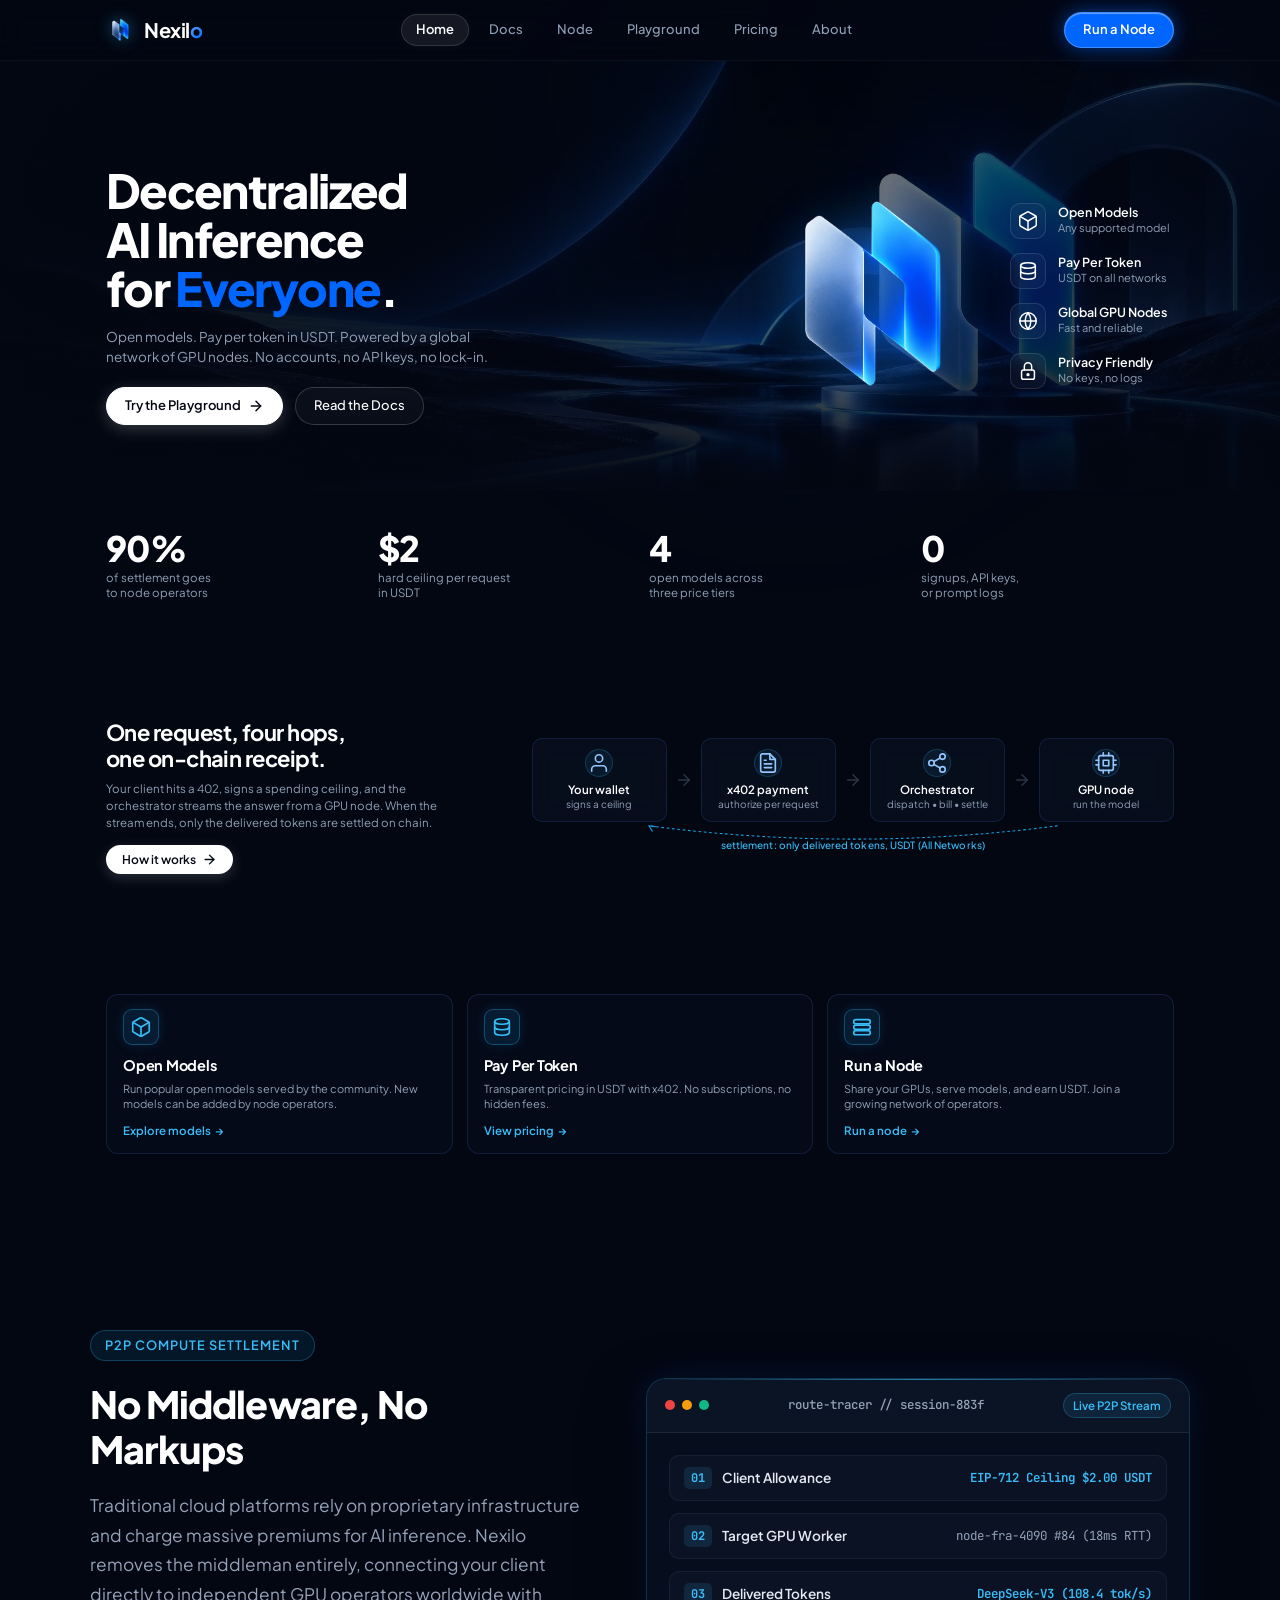
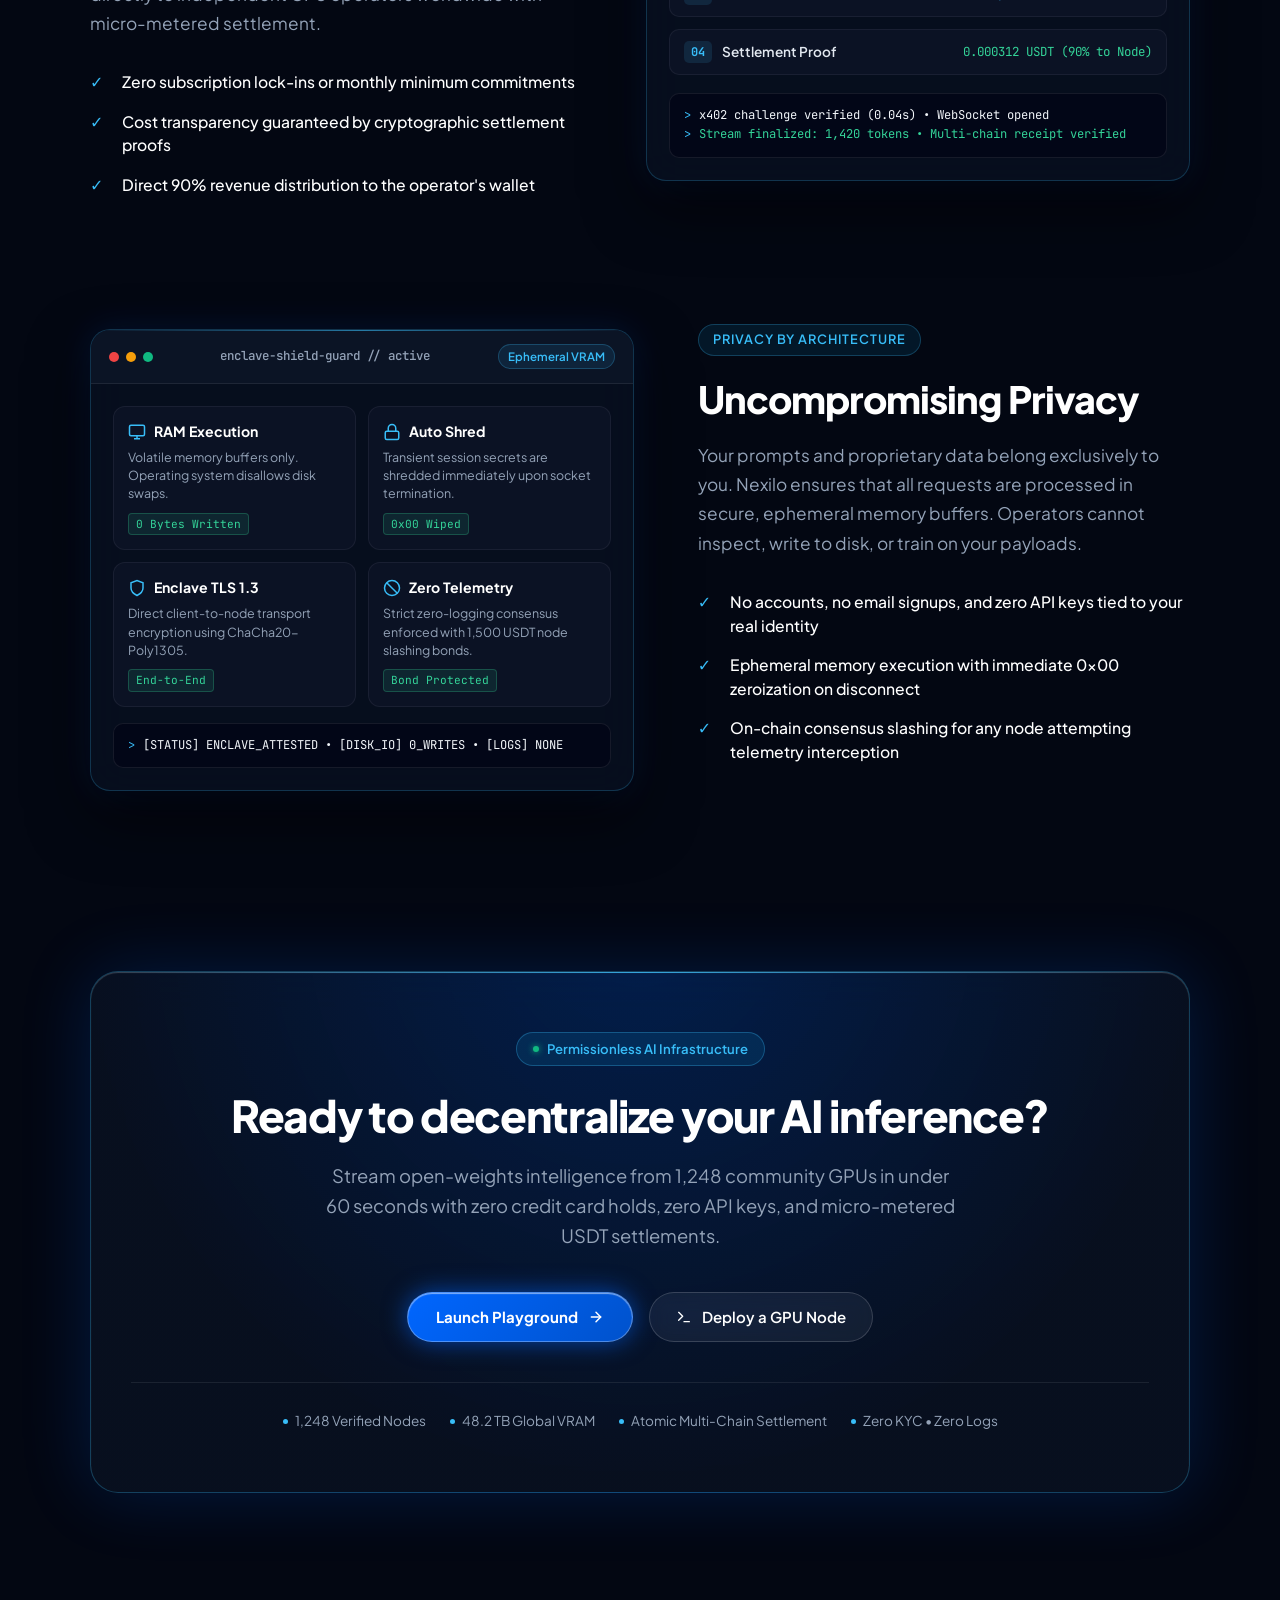
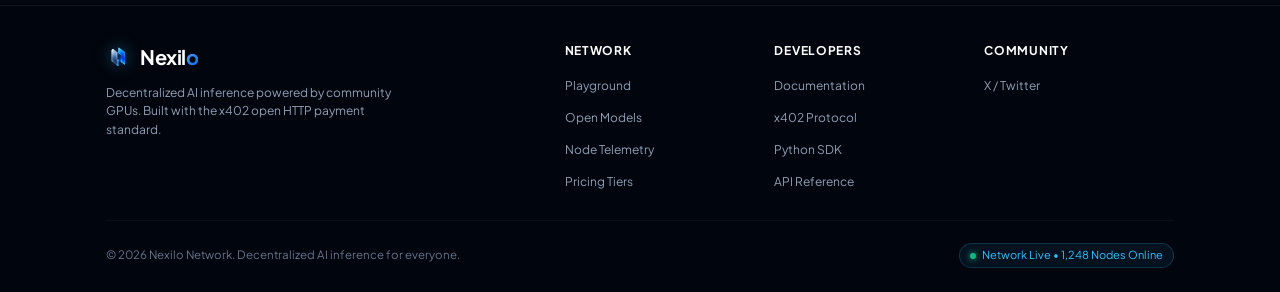
<file: index.html>
<!DOCTYPE html>
<html lang="en">
<head>
  <meta charset="UTF-8" />
  <meta name="viewport" content="width=device-width, initial-scale=1.0" />
  
  <!-- Primary Meta Tags -->
  <title>Nexilo — Decentralized AI Inference for Everyone</title>
  <meta name="title" content="Nexilo — Decentralized AI Inference for Everyone" />
  <meta name="description" content="Open models. Pay per token in USDT. Powered by a global network of GPU nodes. No accounts, no API keys, no lock-in." />
  <meta name="keywords" content="Nexilo, decentralized AI, AI inference, GPU nodes, x402, web3 AI, USDT payment, open models" />
  <meta name="author" content="Nexilo Network" />
  <meta name="theme-color" content="#0066ff" />
  
  <!-- Open Graph / Facebook / Telegram / WhatsApp / Discord -->
  <meta property="og:type" content="website" />
  <meta property="og:url" content="https://nexilo.network/" />
  <meta property="og:title" content="Nexilo — Decentralized AI Inference for Everyone" />
  <meta property="og:description" content="Open models. Pay per token in USDT. Powered by a global network of GPU nodes. No accounts, no API keys, no lock-in." />
  <meta property="og:image" content="banner_nexilo.png" />
  <meta property="og:image:secure_url" content="banner_nexilo.png" />
  <meta property="og:image:type" content="image/png" />
  <meta property="og:image:width" content="2048" />
  <meta property="og:image:height" content="768" />
  <meta property="og:image:alt" content="Nexilo Decentralized AI Inference" />
  <meta property="og:site_name" content="Nexilo" />
  <meta property="og:locale" content="en_US" />

  <!-- Twitter / X -->
  <meta name="twitter:card" content="summary_large_image" />
  <meta name="twitter:url" content="https://nexilo.network/" />
  <meta name="twitter:title" content="Nexilo — Decentralized AI Inference for Everyone" />
  <meta name="twitter:description" content="Open models. Pay per token in USDT. Powered by a global network of GPU nodes. No accounts, no API keys, no lock-in." />
  <meta name="twitter:image" content="banner_nexilo.png" />
  <meta name="twitter:image:alt" content="Nexilo Decentralized AI Inference" />

  <!-- Favicon & Touch Icons -->
  <link rel="icon" type="image/png" href="nexilo_logo_transparent.png" />
  <link rel="apple-touch-icon" href="nexilo_logo_transparent.png" />
  <link rel="image_src" href="banner_nexilo.png" />

  <!-- Google Fonts: Plus Jakarta Sans -->
  <link rel="preconnect" href="https://fonts.googleapis.com" />
  <link rel="preconnect" href="https://fonts.gstatic.com" crossorigin />
  <link href="https://fonts.googleapis.com/css2?family=Plus+Jakarta+Sans:wght@400;500;600;700;800&family=JetBrains+Mono:wght@400;500;600&display=swap" rel="stylesheet" />

  <!-- Stylesheet -->
  <link rel="stylesheet" href="styles.css" />
</head>
<body>
  <!-- Ambient background glow layers -->
  <div class="ambient-glow glow-top-right"></div>
  <div class="ambient-glow glow-center-hero"></div>

  <!-- Header / Navbar -->
  <header class="navbar-wrapper">
    <div class="nav-container">
      <!-- Brand Logo -->
      <a href="index.html" class="brand-logo" id="brand-logo" aria-label="Nexilo Home">
        <div class="logo-icon-wrap">
          <img src="nexilo_logo_transparent.png" alt="Nexilo Logo" class="brand-icon" />
        </div>
        <span class="brand-text">Nexil<span class="gradient-o">o</span></span>
      </a>

      <!-- Desktop Nav Items -->
      <nav class="nav-links" id="main-nav" aria-label="Primary Navigation">
        <a href="index.html" class="nav-link active" id="nav-home">Home</a>
        <a href="docs.html" class="nav-link" id="nav-docs">Docs</a>
        <a href="node.html" class="nav-link" id="nav-node">Node</a>
        <a href="playground.html" class="nav-link" id="nav-playground">Playground</a>
        <a href="pricing.html" class="nav-link" id="nav-pricing">Pricing</a>
        <a href="about.html" class="nav-link" id="nav-about">About</a>
      </nav>

      <!-- Action Button -->
      <div class="nav-actions">
        <a href="node.html" class="btn-run-node" id="btn-run-node-nav" style="text-decoration: none; display: inline-block;">
          Run a Node
        </a>
        <button class="mobile-toggle" id="mobile-toggle" aria-label="Toggle Menu" onclick="toggleMobileMenu()">
          <span></span>
          <span></span>
          <span></span>
        </button>
      </div>
    </div>
  </header>

  <!-- Mobile Drawer Menu -->
  <div class="mobile-drawer" id="mobile-drawer">
    <div class="mobile-drawer-content">
      <a href="index.html" class="mobile-link active" onclick="closeMobileMenu()">Home</a>
      <a href="docs.html" class="mobile-link" onclick="closeMobileMenu()">Docs</a>
      <a href="node.html" class="mobile-link" onclick="closeMobileMenu()">Node</a>
      <a href="playground.html" class="mobile-link" onclick="closeMobileMenu()">Playground</a>
      <a href="pricing.html" class="mobile-link" onclick="closeMobileMenu()">Pricing</a>
      <a href="about.html" class="mobile-link" onclick="closeMobileMenu()">About</a>
      <a href="node.html" class="btn-run-node mobile-btn" style="text-decoration: none; text-align: center;" onclick="closeMobileMenu()">Run a Node</a>
    </div>
  </div>

  <main class="page-content" id="home">
    <!-- Hero Section -->
    <section class="hero-section">
      <!-- Background Scene Layer with Terrain and Neon Curves -->
      <div class="hero-bg-layer" aria-hidden="true">
        <img src="nexilo_bg.jpg" alt="" class="hero-bg-img" />
        <div class="hero-vignette"></div>
      </div>

      <div class="container hero-container">
        <!-- Hero Left Column -->
        <div class="hero-left">
          <h1 class="hero-title">
            Decentralized<br />
            AI Inference<br />
            for <span style="color: var(--color-accent-blue);">Everyone</span>.
          </h1>

          <p class="hero-subtitle">
            Open models. Pay per token in USDT. Powered by a global network of GPU nodes. No accounts, no API keys, no lock-in.
          </p>

          <div class="hero-actions">
            <a href="playground.html" class="btn-primary" id="btn-try-playground" style="text-decoration: none;">
              <span>Try the Playground</span>
              <svg class="arrow-icon" width="16" height="16" viewBox="0 0 24 24" fill="none" stroke="currentColor" stroke-width="2.2" stroke-linecap="round" stroke-linejoin="round">
                <line x1="5" y1="12" x2="19" y2="12"></line>
                <polyline points="12 5 19 12 12 19"></polyline>
              </svg>
            </a>

            <a href="docs.html" class="btn-secondary" id="btn-read-docs" style="text-decoration: none;">
              Read the Docs
            </a>
          </div>
        </div>

        <!-- Hero Center/Right Visual with Floating 3D Logo & Vertical Features -->
        <div class="hero-visual-col">
          <!-- 3D Logo Showcase Centerpiece -->
          <div class="floating-logo-container" id="floating-logo-wrap">
            <div class="logo-glow-aura"></div>
            <img src="nexilo_logo_transparent.png" alt="Nexilo 3D Core" class="floating-3d-logo" id="hero-3d-logo" />
            <div class="logo-reflection"></div>
          </div>

          <!-- Vertical Feature Items -->
          <div class="hero-feature-list">
            <!-- Feature Item 1: Open Models -->
            <div class="hero-feature-item" onclick="openModelsModal()">
              <div class="feature-icon-box">
                <svg width="22" height="22" viewBox="0 0 24 24" fill="none" stroke="#ffffff" stroke-width="1.6" stroke-linecap="round" stroke-linejoin="round">
                  <!-- Wireframe Isometric Cube -->
                  <path d="M21 16V8a2 2 0 0 0-1-1.73l-7-4a2 2 0 0 0-2 0l-7 4A2 2 0 0 0 3 8v8a2 2 0 0 0 1 1.73l7 4a2 2 0 0 0 2 0l7-4A2 2 0 0 0 21 16z"></path>
                  <polyline points="3.27 6.96 12 12.01 20.73 6.96"></polyline>
                  <line x1="12" y1="22.08" x2="12" y2="12"></line>
                </svg>
              </div>
              <div class="feature-text">
                <h4 class="feature-title">Open Models</h4>
                <p class="feature-desc">Any supported model</p>
              </div>
            </div>

            <!-- Feature Item 2: Pay Per Token -->
            <div class="hero-feature-item" onclick="openPricingModal()">
              <div class="feature-icon-box">
                <svg width="22" height="22" viewBox="0 0 24 24" fill="none" stroke="#ffffff" stroke-width="1.6" stroke-linecap="round" stroke-linejoin="round">
                  <!-- 3 Stacked Coins / Tokens -->
                  <ellipse cx="12" cy="6" rx="8" ry="3"></ellipse>
                  <path d="M4 6v6c0 1.66 3.58 3 8 3s8-1.34 8-3V6"></path>
                  <path d="M4 12v6c0 1.66 3.58 3 8 3s8-1.34 8-3v-6"></path>
                </svg>
              </div>
              <div class="feature-text">
                <h4 class="feature-title">Pay Per Token</h4>
                <p class="feature-desc">USDT on all networks</p>
              </div>
            </div>

            <!-- Feature Item 3: Global GPU Nodes -->
            <div class="hero-feature-item" onclick="openNodeModal()">
              <div class="feature-icon-box">
                <svg width="22" height="22" viewBox="0 0 24 24" fill="none" stroke="#ffffff" stroke-width="1.6" stroke-linecap="round" stroke-linejoin="round">
                  <!-- Wireframe Globe Network -->
                  <circle cx="12" cy="12" r="9"></circle>
                  <line x1="3" y1="12" x2="21" y2="12"></line>
                  <path d="M12 3a14.5 14.5 0 0 0 0 18"></path>
                  <path d="M12 3a14.5 14.5 0 0 1 0 18"></path>
                </svg>
              </div>
              <div class="feature-text">
                <h4 class="feature-title">Global GPU Nodes</h4>
                <p class="feature-desc">Fast and reliable</p>
              </div>
            </div>

            <!-- Feature Item 4: Privacy Friendly -->
            <div class="hero-feature-item" onclick="openDocsModal()">
              <div class="feature-icon-box">
                <svg width="22" height="22" viewBox="0 0 24 24" fill="none" stroke="#ffffff" stroke-width="1.6" stroke-linecap="round" stroke-linejoin="round">
                  <!-- Padlock -->
                  <rect x="5" y="11" width="14" height="10" rx="2" ry="2"></rect>
                  <path d="M8 11V7a4 4 0 0 1 8 0v4"></path>
                  <circle cx="12" cy="16" r="1" fill="#ffffff"></circle>
                </svg>
              </div>
              <div class="feature-text">
                <h4 class="feature-title">Privacy Friendly</h4>
                <p class="feature-desc">No keys, no logs</p>
              </div>
            </div>
          </div>
        </div>
      </div>
    </section>

    <!-- Stats / Metrics Row -->
    <section class="stats-section">
      <div class="container stats-container">
        <!-- Stat Item 1 -->
        <div class="stat-column">
          <div class="stat-value">90%</div>
          <div class="stat-label">
            of settlement goes<br />
            to node operators
          </div>
        </div>

        <!-- Stat Item 2 -->
        <div class="stat-column">
          <div class="stat-value">$2</div>
          <div class="stat-label">
            hard ceiling per request<br />
            in USDT
          </div>
        </div>

        <!-- Stat Item 3 -->
        <div class="stat-column">
          <div class="stat-value">4</div>
          <div class="stat-label">
            open models across<br />
            three price tiers
          </div>
        </div>

        <!-- Stat Item 4 -->
        <div class="stat-column">
          <div class="stat-value">0</div>
          <div class="stat-label">
            signups, API keys,<br />
            or prompt logs
          </div>
        </div>
      </div>
    </section>

    <!-- Architecture / How It Works Section -->
    <section class="architecture-section" id="how-it-works">
      <div class="container arch-container">
        <!-- Arch Left Column -->
        <div class="arch-left">
          <h2 class="arch-heading">
            One request, four hops,<br />
            one on-chain receipt.
          </h2>

          <p class="arch-description">
            Your client hits a 402, signs a spending ceiling, and the orchestrator streams the answer from a GPU node. When the stream ends, only the delivered tokens are settled on chain.
          </p>

          <button class="btn-how-it-works" id="btn-how-it-works" onclick="triggerFlowSimulation()">
            <span>How it works</span>
            <svg class="arrow-icon" width="15" height="15" viewBox="0 0 24 24" fill="none" stroke="currentColor" stroke-width="2.2" stroke-linecap="round" stroke-linejoin="round">
              <line x1="5" y1="12" x2="19" y2="12"></line>
              <polyline points="12 5 19 12 12 19"></polyline>
            </svg>
          </button>
        </div>

        <!-- Arch Right Column: Interactive Process Diagram -->
        <div class="arch-right">
          <div class="arch-flow-wrapper">
            <!-- 4 Process Cards Row -->
            <div class="arch-cards-row">
              <!-- Card 1: Your wallet -->
              <div class="process-card" id="step-wallet">
                <div class="process-icon-wrap">
                  <svg width="22" height="22" viewBox="0 0 24 24" fill="none" stroke="#93c5fd" stroke-width="1.8" stroke-linecap="round" stroke-linejoin="round">
                    <path d="M20 21v-2a4 4 0 0 0-4-4H8a4 4 0 0 0-4 4v2"></path>
                    <circle cx="12" cy="7" r="4"></circle>
                  </svg>
                </div>
                <div class="process-info">
                  <div class="process-title">Your wallet</div>
                  <div class="process-subtitle">signs a ceiling</div>
                </div>
              </div>

              <!-- Connecting Arrow 1 -->
              <div class="flow-arrow" aria-hidden="true">
                <svg width="18" height="18" viewBox="0 0 24 24" fill="none" stroke="#475569" stroke-width="2" stroke-linecap="round" stroke-linejoin="round">
                  <line x1="5" y1="12" x2="19" y2="12"></line>
                  <polyline points="12 5 19 12 12 19"></polyline>
                </svg>
              </div>

              <!-- Card 2: x402 payment -->
              <div class="process-card" id="step-payment">
                <div class="process-icon-wrap">
                  <svg width="22" height="22" viewBox="0 0 24 24" fill="none" stroke="#93c5fd" stroke-width="1.8" stroke-linecap="round" stroke-linejoin="round">
                    <path d="M14 2H6a2 2 0 0 0-2 2v16a2 2 0 0 0 2 2h12a2 2 0 0 0 2-2V8z"></path>
                    <polyline points="14 2 14 8 20 8"></polyline>
                    <line x1="16" y1="13" x2="8" y2="13"></line>
                    <line x1="16" y1="17" x2="8" y2="17"></line>
                    <line x1="10" y1="9" x2="8" y2="9"></line>
                  </svg>
                </div>
                <div class="process-info">
                  <div class="process-title">x402 payment</div>
                  <div class="process-subtitle">authorize per request</div>
                </div>
              </div>

              <!-- Connecting Arrow 2 -->
              <div class="flow-arrow" aria-hidden="true">
                <svg width="18" height="18" viewBox="0 0 24 24" fill="none" stroke="#475569" stroke-width="2" stroke-linecap="round" stroke-linejoin="round">
                  <line x1="5" y1="12" x2="19" y2="12"></line>
                  <polyline points="12 5 19 12 12 19"></polyline>
                </svg>
              </div>

              <!-- Card 3: Orchestrator -->
              <div class="process-card" id="step-orchestrator">
                <div class="process-icon-wrap">
                  <svg width="22" height="22" viewBox="0 0 24 24" fill="none" stroke="#93c5fd" stroke-width="1.8" stroke-linecap="round" stroke-linejoin="round">
                    <circle cx="18" cy="5" r="3"></circle>
                    <circle cx="6" cy="12" r="3"></circle>
                    <circle cx="18" cy="19" r="3"></circle>
                    <line x1="8.59" y1="13.51" x2="15.42" y2="17.49"></line>
                    <line x1="15.41" y1="6.51" x2="8.59" y2="10.49"></line>
                  </svg>
                </div>
                <div class="process-info">
                  <div class="process-title">Orchestrator</div>
                  <div class="process-subtitle">dispatch &bull; bill &bull; settle</div>
                </div>
              </div>

              <!-- Connecting Arrow 3 -->
              <div class="flow-arrow" aria-hidden="true">
                <svg width="18" height="18" viewBox="0 0 24 24" fill="none" stroke="#475569" stroke-width="2" stroke-linecap="round" stroke-linejoin="round">
                  <line x1="5" y1="12" x2="19" y2="12"></line>
                  <polyline points="12 5 19 12 12 19"></polyline>
                </svg>
              </div>

              <!-- Card 4: GPU node -->
              <div class="process-card" id="step-gpunode">
                <div class="process-icon-wrap">
                  <svg width="22" height="22" viewBox="0 0 24 24" fill="none" stroke="#93c5fd" stroke-width="1.8" stroke-linecap="round" stroke-linejoin="round">
                    <rect x="4" y="4" width="16" height="16" rx="2"></rect>
                    <rect x="9" y="9" width="6" height="6"></rect>
                    <line x1="9" y1="1" x2="9" y2="4"></line>
                    <line x1="15" y1="1" x2="15" y2="4"></line>
                    <line x1="9" y1="20" x2="9" y2="23"></line>
                    <line x1="15" y1="20" x2="15" y2="23"></line>
                    <line x1="20" y1="9" x2="23" y2="9"></line>
                    <line x1="20" y1="14" x2="23" y2="14"></line>
                    <line x1="1" y1="9" x2="4" y2="9"></line>
                    <line x1="1" y1="14" x2="4" y2="14"></line>
                  </svg>
                </div>
                <div class="process-info">
                  <div class="process-title">GPU node</div>
                  <div class="process-subtitle">run the model</div>
                </div>
              </div>
            </div>

            <!-- Curved Return Settlement Loop (SVG Path) -->
            <div class="settlement-loop-container">
              <svg class="settlement-svg" viewBox="0 0 600 36" fill="none">
                <!-- Dotted return curve from GPU node center (approx 530) to Wallet center (approx 70) -->
                <path d="M 530,2 Q 300,32 70,2" stroke="#0ea5e9" stroke-width="1.2" stroke-dasharray="3 3" fill="none" class="loop-path"></path>
                <!-- Subtle arrowhead pointing to wallet -->
                <polyline points="74,8 70,2 78,3" stroke="#0ea5e9" stroke-width="1.2" fill="none" stroke-linecap="round" stroke-linejoin="round"></polyline>
              </svg>
              <div class="settlement-label" id="settlement-badge">
                settlement: only delivered tokens, USDT (All Networks)
              </div>
            </div>
          </div>
        </div>
      </div>
    </section>

    <!-- Bottom Three Feature Cards -->
    <section class="bottom-cards-section">
      <div class="container cards-container">
        <!-- Bottom Card 1: Open Models -->
        <div class="feature-card" onclick="openModelsModal()">
          <div class="card-header-icon">
            <div class="blue-icon-badge">
              <svg width="22" height="22" viewBox="0 0 24 24" fill="none" stroke="#38bdf8" stroke-width="1.8" stroke-linecap="round" stroke-linejoin="round">
                <path d="M21 16V8a2 2 0 0 0-1-1.73l-7-4a2 2 0 0 0-2 0l-7 4A2 2 0 0 0 3 8v8a2 2 0 0 0 1 1.73l7 4a2 2 0 0 0 2 0l7-4A2 2 0 0 0 21 16z"></path>
                <polyline points="3.27 6.96 12 12.01 20.73 6.96"></polyline>
                <line x1="12" y1="22.08" x2="12" y2="12"></line>
              </svg>
            </div>
          </div>
          <h3 class="card-title">Open Models</h3>
          <p class="card-body">
            Run popular open models served by the community. New models can be added by node operators.
          </p>
          <a href="pricing.html" class="card-action-link">
            <span>Explore models</span>
            <span class="link-arrow">&rarr;</span>
          </a>
        </div>

        <!-- Bottom Card 2: Pay Per Token -->
        <div class="feature-card" onclick="window.location.href='pricing.html'">
          <div class="card-header-icon">
            <div class="blue-icon-badge">
              <svg width="22" height="22" viewBox="0 0 24 24" fill="none" stroke="#38bdf8" stroke-width="1.8" stroke-linecap="round" stroke-linejoin="round">
                <ellipse cx="12" cy="6" rx="8" ry="3"></ellipse>
                <path d="M4 6v6c0 1.66 3.58 3 8 3s8-1.34 8-3V6"></path>
                <path d="M4 12v6c0 1.66 3.58 3 8 3s8-1.34 8-3v-6"></path>
              </svg>
            </div>
          </div>
          <h3 class="card-title">Pay Per Token</h3>
          <p class="card-body">
            Transparent pricing in USDT with x402. No subscriptions, no hidden fees.
          </p>
          <a href="pricing.html" class="card-action-link">
            <span>View pricing</span>
            <span class="link-arrow">&rarr;</span>
          </a>
        </div>

        <!-- Bottom Card 3: Run a Node -->
        <div class="feature-card" onclick="window.location.href='node.html'">
          <div class="card-header-icon">
            <div class="blue-icon-badge">
              <svg width="22" height="22" viewBox="0 0 24 24" fill="none" stroke="#38bdf8" stroke-width="1.8" stroke-linecap="round" stroke-linejoin="round">
                <rect x="3" y="4" width="18" height="4.5" rx="2.25"></rect>
                <rect x="3" y="10" width="18" height="4.5" rx="2.25"></rect>
                <rect x="3" y="16" width="18" height="4.5" rx="2.25"></rect>
              </svg>
            </div>
          </div>
          <h3 class="card-title">Run a Node</h3>
          <p class="card-body">
            Share your GPUs, serve models, and earn USDT. Join a growing network of operators.
          </p>
          <a href="node.html" class="card-action-link">
            <span>Run a node</span>
            <span class="link-arrow">&rarr;</span>
          </a>
        </div>
      </div>
    </section>

  
    <!-- Alternating Feature Blocks -->
    <section class="feature-split-section container">
      <!-- Feature 1: Direct P2P Settlement -->
      <div class="feature-split-row">
        <div class="feature-split-content">
          <div class="feature-split-badge">P2P Compute Settlement</div>
          <h2 class="feature-split-title">No Middleware, No Markups</h2>
          <p class="feature-split-desc">
            Traditional cloud platforms rely on proprietary infrastructure and charge massive premiums for AI inference. Nexilo removes the middleman entirely, connecting your client directly to independent GPU operators worldwide with micro-metered settlement.
          </p>
          <ul class="feature-split-list">
            <li>Zero subscription lock-ins or monthly minimum commitments</li>
            <li>Cost transparency guaranteed by cryptographic settlement proofs</li>
            <li>Direct 90% revenue distribution to the operator's wallet</li>
          </ul>
        </div>
        <div class="feature-split-visual">
          <div class="tech-widget-header">
            <div class="tech-window-dots">
              <span class="tech-dot red"></span>
              <span class="tech-dot yellow"></span>
              <span class="tech-dot green"></span>
            </div>
            <span class="tech-widget-title">route-tracer // session-883f</span>
            <span class="tech-status-chip">Live P2P Stream</span>
          </div>
          <div class="tech-widget-body">
            <div class="route-tracer-list">
              <div class="tracer-step">
                <div class="tracer-step-left">
                  <span class="tracer-index">01</span>
                  <span class="tracer-label">Client Allowance</span>
                </div>
                <span class="tracer-tag highlight">EIP-712 Ceiling $2.00 USDT</span>
              </div>
              <div class="tracer-step">
                <div class="tracer-step-left">
                  <span class="tracer-index">02</span>
                  <span class="tracer-label">Target GPU Worker</span>
                </div>
                <span class="tracer-tag">node-fra-4090 #84 (18ms RTT)</span>
              </div>
              <div class="tracer-step">
                <div class="tracer-step-left">
                  <span class="tracer-index">03</span>
                  <span class="tracer-label">Delivered Tokens</span>
                </div>
                <span class="tracer-tag highlight">DeepSeek-V3 (108.4 tok/s)</span>
              </div>
              <div class="tracer-step">
                <div class="tracer-step-left">
                  <span class="tracer-index">04</span>
                  <span class="tracer-label">Settlement Proof</span>
                </div>
                <span class="tracer-tag success">0.000312 USDT (90% to Node)</span>
              </div>
            </div>
            <div class="tech-console-box">
              <div class="tech-console-line">
                <span class="tech-console-prompt">&gt;</span>
                <span class="tech-console-val">x402 challenge verified (0.04s) &bull; WebSocket opened</span>
              </div>
              <div class="tech-console-line">
                <span class="tech-console-prompt">&gt;</span>
                <span class="tech-console-val green">Stream finalized: 1,420 tokens &bull; Multi-chain receipt verified</span>
              </div>
            </div>
          </div>
        </div>
      </div>

      <!-- Feature 2: Privacy by Architecture -->
      <div class="feature-split-row reverse">
        <div class="feature-split-content">
          <div class="feature-split-badge">Privacy By Architecture</div>
          <h2 class="feature-split-title">Uncompromising Privacy</h2>
          <p class="feature-split-desc">
            Your prompts and proprietary data belong exclusively to you. Nexilo ensures that all requests are processed in secure, ephemeral memory buffers. Operators cannot inspect, write to disk, or train on your payloads.
          </p>
          <ul class="feature-split-list">
            <li>No accounts, no email signups, and zero API keys tied to your real identity</li>
            <li>Ephemeral memory execution with immediate 0x00 zeroization on disconnect</li>
            <li>On-chain consensus slashing for any node attempting telemetry interception</li>
          </ul>
        </div>
        <div class="feature-split-visual">
          <div class="tech-widget-header">
            <div class="tech-window-dots">
              <span class="tech-dot red"></span>
              <span class="tech-dot yellow"></span>
              <span class="tech-dot green"></span>
            </div>
            <span class="tech-widget-title">enclave-shield-guard // active</span>
            <span class="tech-status-chip">Ephemeral VRAM</span>
          </div>
          <div class="tech-widget-body">
            <div class="security-matrix-grid">
              <div class="security-card-mini">
                <div class="sec-mini-header">
                  <svg class="sec-mini-icon" viewBox="0 0 24 24" fill="none" stroke="currentColor" stroke-width="2">
                    <rect x="2" y="3" width="20" height="14" rx="2" ry="2"></rect>
                    <line x1="8" y1="21" x2="16" y2="21"></line>
                    <line x1="12" y1="17" x2="12" y2="21"></line>
                  </svg>
                  <span>RAM Execution</span>
                </div>
                <div class="sec-mini-desc">Volatile memory buffers only. Operating system disallows disk swaps.</div>
                <span class="sec-mini-tag">0 Bytes Written</span>
              </div>
              <div class="security-card-mini">
                <div class="sec-mini-header">
                  <svg class="sec-mini-icon" viewBox="0 0 24 24" fill="none" stroke="currentColor" stroke-width="2">
                    <rect x="3" y="11" width="18" height="11" rx="2" ry="2"></rect>
                    <path d="M7 11V7a5 5 0 0 1 10 0v4"></path>
                  </svg>
                  <span>Auto Shred</span>
                </div>
                <div class="sec-mini-desc">Transient session secrets are shredded immediately upon socket termination.</div>
                <span class="sec-mini-tag">0x00 Wiped</span>
              </div>
              <div class="security-card-mini">
                <div class="sec-mini-header">
                  <svg class="sec-mini-icon" viewBox="0 0 24 24" fill="none" stroke="currentColor" stroke-width="2">
                    <path d="M12 22s8-4 8-10V5l-8-3-8 3v7c0 6 8 10 8 10z"></path>
                  </svg>
                  <span>Enclave TLS 1.3</span>
                </div>
                <div class="sec-mini-desc">Direct client-to-node transport encryption using ChaCha20-Poly1305.</div>
                <span class="sec-mini-tag">End-to-End</span>
              </div>
              <div class="security-card-mini">
                <div class="sec-mini-header">
                  <svg class="sec-mini-icon" viewBox="0 0 24 24" fill="none" stroke="currentColor" stroke-width="2">
                    <circle cx="12" cy="12" r="10"></circle>
                    <line x1="4.93" y1="4.93" x2="19.07" y2="19.07"></line>
                  </svg>
                  <span>Zero Telemetry</span>
                </div>
                <div class="sec-mini-desc">Strict zero-logging consensus enforced with 1,500 USDT node slashing bonds.</div>
                <span class="sec-mini-tag">Bond Protected</span>
              </div>
            </div>
            <div class="tech-console-box">
              <div class="tech-console-line">
                <span class="tech-console-prompt">&gt;</span>
                <span class="tech-console-val">[STATUS] ENCLAVE_ATTESTED &bull; [DISK_IO] 0_WRITES &bull; [LOGS] NONE</span>
              </div>
            </div>
          </div>
        </div>
      </div>
    </section>


    <!-- CTA Banner -->
    <section class="cta-banner-section container">
      <div class="cta-banner">
        <div class="cta-badge-top">
          <span class="pulse-dot"></span>
          <span>Permissionless AI Infrastructure</span>
        </div>
        <h2 class="cta-banner-title">Ready to decentralize your AI inference?</h2>
        <p class="cta-banner-desc">
          Stream open-weights intelligence from 1,248 community GPUs in under 60 seconds with zero credit card holds, zero API keys, and micro-metered USDT settlements.
        </p>
        <div class="cta-actions-row">
          <a href="playground.html" class="btn-cta-primary">
            <span>Launch Playground</span>
            <svg width="16" height="16" viewBox="0 0 24 24" fill="none" stroke="currentColor" stroke-width="2.2" stroke-linecap="round" stroke-linejoin="round">
              <line x1="5" y1="12" x2="19" y2="12"></line>
              <polyline points="12 5 19 12 12 19"></polyline>
            </svg>
          </a>
          <a href="node.html" class="btn-cta-secondary">
            <svg width="16" height="16" viewBox="0 0 24 24" fill="none" stroke="currentColor" stroke-width="2" stroke-linecap="round" stroke-linejoin="round">
              <polyline points="4 17 10 11 4 5"></polyline>
              <line x1="12" y1="19" x2="20" y2="19"></line>
            </svg>
            <span>Deploy a GPU Node</span>
          </a>
        </div>
        <div class="cta-trust-strip">
          <div class="cta-trust-item">
            <span class="cta-trust-dot"></span>
            <span>1,248 Verified Nodes</span>
          </div>
          <div class="cta-trust-item">
            <span class="cta-trust-dot"></span>
            <span>48.2 TB Global VRAM</span>
          </div>
          <div class="cta-trust-item">
            <span class="cta-trust-dot"></span>
            <span>Atomic Multi-Chain Settlement</span>
          </div>
          <div class="cta-trust-item">
            <span class="cta-trust-dot"></span>
            <span>Zero KYC &bull; Zero Logs</span>
          </div>
        </div>
      </div>
    </section>
  </main>

<!-- Footer -->
    <footer class="site-footer">
      <div class="container footer-container">
        <div class="footer-top">
          <div class="footer-brand">
            <div class="brand-logo">
              <div class="logo-icon-wrap sm">
                <img src="nexilo_logo_transparent.png" alt="Nexilo" class="brand-icon" />
              </div>
              <span class="brand-text">Nexil<span class="gradient-o">o</span></span>
            </div>
            <p class="footer-tagline">
              Decentralized AI inference powered by community GPUs. Built with the x402 open HTTP payment standard.
            </p>
          </div>

          <div class="footer-nav-groups">
            <div class="footer-group">
              <h5 class="footer-title">Network</h5>
              <ul>
                <li><a href="playground.html">Playground</a></li>
                <li><a href="pricing.html">Open Models</a></li>
                <li><a href="node.html">Node Telemetry</a></li>
                <li><a href="pricing.html">Pricing Tiers</a></li>
              </ul>
            </div>
            <div class="footer-group">
              <h5 class="footer-title">Developers</h5>
              <ul>
                <li><a href="docs.html">Documentation</a></li>
                <li><a href="docs.html#x402-protocol">x402 Protocol</a></li>
                <li><a href="docs.html#python-sdk">Python SDK</a></li>
                <li><a href="docs.html#models-table">API Reference</a></li>
              </ul>
            </div>
            <div class="footer-group">
              <h5 class="footer-title">Community</h5>
              <ul>
                <li><a href="https://x.com" target="_blank" rel="noopener">X / Twitter</a></li>
              </ul>
            </div>
          </div>
        </div>

        <div class="footer-bottom">
          <p class="copyright">&copy; 2026 Nexilo Network. Decentralized AI inference for everyone.</p>
          <div class="social-share-preview-info">
            <span class="badge-status"><span class="pulse-dot"></span> Network Live &bull; 1,248 Nodes Online</span>
          </div>
        </div>
      </div>
    </footer>

  <!-- ================= MODALS & INTERACTIVE OVERLAYS ================= -->

  <!-- Modal 1: Interactive AI Playground -->
  <div class="modal-overlay" id="modal-playground" onclick="handleModalBackdrop(event, 'modal-playground')">
    <div class="modal-dialog playground-modal-dialog">
      <div class="modal-header">
        <div class="modal-header-left">
          <div class="modal-badge">Interactive Playground</div>
          <h3 class="modal-title">Stream AI Inference in Real-Time</h3>
        </div>
        <button class="modal-close" onclick="closeModal('modal-playground')" aria-label="Close">&times;</button>
      </div>

      <div class="modal-body">
        <div class="playground-controls">
          <div class="control-group">
            <label for="model-select">Select Model:</label>
            <select id="model-select" class="select-input">
              <option value="gpt6">GPT-6 Astra ($0.0012 / 1K tokens)</option>
              <option value="claude5">Claude Opus 5.5 ($0.0010 / 1K tokens)</option>
              <option value="deepseek4">DeepSeek-V4 Pro ($0.0005 / 1K tokens)</option>
              <option value="gemini3">Gemini 3.8 Flash ($0.0004 / 1K tokens)</option>
            </select>
          </div>
          <div class="telemetry-pill">
            <span class="dot-green"></span>
            <span>x402 Wallet: Ready &bull; Ceiling: $2.00 USDT</span>
          </div>
        </div>

        <div class="prompt-suggestions">
          <span class="suggestion-chip" onclick="setPrompt('Explain how x402 payment channels settle micro-transactions per token stream.')">
            What is x402 payment?
          </span>
          <span class="suggestion-chip" onclick="setPrompt('Write a lightweight Python client to stream tokens from Nexilo decentralized nodes.')">
            Python client code
          </span>
          <span class="suggestion-chip" onclick="setPrompt('Compare centralized cloud GPU inference vs Nexilo decentralized node incentives.')">
            Why decentralized?
          </span>
        </div>

        <div class="playground-input-row">
          <input type="text" id="playground-prompt-input" class="text-input" placeholder="Type a prompt to test decentralized streaming..." value="Explain how x402 payment channels settle micro-transactions per token stream." />
          <button class="btn-primary" id="btn-stream-run" onclick="runPlaygroundStream()">
            <span>Generate</span>
            <svg width="16" height="16" viewBox="0 0 24 24" fill="none" stroke="currentColor" stroke-width="2">
              <polygon points="5 3 19 12 5 21 5 3"></polygon>
            </svg>
          </button>
        </div>

        <!-- Terminal Output -->
        <div class="terminal-container">
          <div class="terminal-bar">
            <div class="terminal-dots">
              <span class="dot red"></span>
              <span class="dot yellow"></span>
              <span class="dot green"></span>
            </div>
            <span class="terminal-title">nexilo-stream-session — node#4090-ams-04</span>
            <span class="terminal-status" id="stream-status-badge">Idle</span>
          </div>
          <div class="terminal-content" id="playground-terminal-output">
Click "Generate" to stream tokens directly from a decentralized GPU node through the x402 payment orchestrator.
          </div>
        </div>

        <!-- Live Stream Metrics -->
        <div class="playground-live-metrics">
          <div class="live-metric">
            <span class="metric-caption">Delivered Tokens</span>
            <span class="metric-num" id="stat-tokens">0</span>
          </div>
          <div class="live-metric">
            <span class="metric-caption">Streaming Speed</span>
            <span class="metric-num" id="stat-speed">0 tok/s</span>
          </div>
          <div class="live-metric">
            <span class="metric-caption">Settled Cost</span>
            <span class="metric-num text-cyan" id="stat-cost">$0.000000 USDT</span>
          </div>
          <div class="live-metric">
            <span class="metric-caption">Payment Hop</span>
            <span class="metric-num" id="stat-hop">x402 Multi-Chain</span>
          </div>
        </div>
      </div>
    </div>
  </div>

  <!-- Modal 2: Run a Node Modal -->
  <div class="modal-overlay" id="modal-node" onclick="handleModalBackdrop(event, 'modal-node')">
    <div class="modal-dialog">
      <div class="modal-header">
        <div class="modal-header-left">
          <div class="modal-badge">Node Operator Program</div>
          <h3 class="modal-title">Earn 90% USDT Settlement on Your GPUs</h3>
        </div>
        <button class="modal-close" onclick="closeModal('modal-node')" aria-label="Close">&times;</button>
      </div>
      <div class="modal-body">
        <p class="modal-desc">
          Connect your RTX 3090, 4090, A100, or H100 GPU to the Nexilo decentralized mesh. Receive instant on-chain settlements straight to your wallet.
        </p>

        <div class="terminal-container">
          <div class="terminal-bar">
            <span class="terminal-title">1-Step Quick Install (Linux / WSL2 / Docker)</span>
            <button class="copy-btn" onclick="copyNodeCommand()">Copy Command</button>
          </div>
          <pre class="terminal-content code-block" id="node-cmd">curl -sSL https://nexilo.network/install-node.sh | bash --wallet 0xYourWalletAddress</pre>
        </div>

        <div class="hardware-spec-grid">
          <div class="spec-card">
            <div class="spec-gpu">NVIDIA RTX 4090</div>
            <div class="spec-vram">24 GB VRAM</div>
            <div class="spec-earn">Est. ~$180 - $340 / mo</div>
          </div>
          <div class="spec-card highlight">
            <div class="spec-gpu">NVIDIA A100 SXM</div>
            <div class="spec-vram">80 GB VRAM</div>
            <div class="spec-earn">Est. ~$650 - $1,100 / mo</div>
          </div>
          <div class="spec-card">
            <div class="spec-gpu">NVIDIA H100 PCIe</div>
            <div class="spec-vram">80 GB HBM3</div>
            <div class="spec-earn">Est. ~$1,400 - $2,200 / mo</div>
          </div>
        </div>

        <div class="modal-cta-row">
          <button class="btn-primary" onclick="alert('Node installer download started!')">Download Installer</button>
          <button class="btn-secondary" onclick="closeModal('modal-node'); openDocsModal()">Read Operator Guide</button>
        </div>
      </div>
    </div>
  </div>

  <!-- Modal 3: Open Models Directory -->
  <div class="modal-overlay" id="modal-models" onclick="handleModalBackdrop(event, 'modal-models')">
    <div class="modal-dialog">
      <div class="modal-header">
        <div class="modal-header-left">
          <div class="modal-badge">Supported Models</div>
          <h3 class="modal-title">Open Weights, Zero Vendor Lock-in</h3>
        </div>
        <button class="modal-close" onclick="closeModal('modal-models')" aria-label="Close">&times;</button>
      </div>
      <div class="modal-body">
        <div class="models-table-wrapper">
          <table class="models-table">
            <thead>
              <tr>
                <th>Model</th>
                <th>Context</th>
                <th>Price / 1M Tokens</th>
                <th>Active Nodes</th>
                <th>Action</th>
              </tr>
            </thead>
            <tbody>
              <tr>
                <td><strong>GPT-6 Astra</strong><br><span class="muted">OpenAI</span></td>
                <td>128K</td>
                <td class="text-cyan">$1.20 USDT</td>
                <td>512 nodes</td>
                <td><button class="table-btn" onclick="testModelInPlayground('gpt6')">Test</button></td>
              </tr>
              <tr>
                <td><strong>Claude Opus 5.5</strong><br><span class="muted">Anthropic</span></td>
                <td>200K</td>
                <td class="text-cyan">$1.00 USDT</td>
                <td>345 nodes</td>
                <td><button class="table-btn" onclick="testModelInPlayground('claude5')">Test</button></td>
              </tr>
              <tr>
                <td><strong>DeepSeek-V4 Pro</strong><br><span class="muted">DeepSeek AI</span></td>
                <td>128K</td>
                <td class="text-cyan">$0.50 USDT</td>
                <td>412 nodes</td>
                <td><button class="table-btn" onclick="testModelInPlayground('deepseek4')">Test</button></td>
              </tr>
              <tr>
                <td><strong>Gemini 3.8 Flash</strong><br><span class="muted">Google DeepMind</span></td>
                <td>1M</td>
                <td class="text-cyan">$0.40 USDT</td>
                <td>289 nodes</td>
                <td><button class="table-btn" onclick="testModelInPlayground('gemini3')">Test</button></td>
              </tr>
            </tbody>
          </table>
        </div>
      </div>
    </div>
  </div>

  <!-- Modal 4: Pricing Calculator -->
  <div class="modal-overlay" id="modal-pricing" onclick="handleModalBackdrop(event, 'modal-pricing')">
    <div class="modal-dialog">
      <div class="modal-header">
        <div class="modal-header-left">
          <div class="modal-badge">Pay Per Token</div>
          <h3 class="modal-title">Transparent USDT Micro-Billing</h3>
        </div>
        <button class="modal-close" onclick="closeModal('modal-pricing')" aria-label="Close">&times;</button>
      </div>
      <div class="modal-body">
        <div class="pricing-calc-box">
          <label for="token-slider">Monthly Token Volume: <span id="token-display" class="slider-val">10,000,000</span> tokens</label>
          <input type="range" id="token-slider" min="1000000" max="100000000" step="1000000" value="10000000" oninput="updatePricingCalc()" class="range-slider" />
          
          <div class="price-comparison-grid">
            <div class="comparison-card nexilo-card">
              <span class="compare-badge">Nexilo Network</span>
              <div class="compare-price" id="calc-nexilo-price">$6.00</div>
              <p class="compare-sub">Direct GPU settlement via x402. No monthly commitments.</p>
            </div>
            <div class="comparison-card legacy-card">
              <span class="compare-badge muted">Centralized Cloud APIs</span>
              <div class="compare-price" id="calc-cloud-price">$28.00</div>
              <p class="compare-sub">Fixed tiers, vendor lock-in, credit card holds.</p>
            </div>
          </div>
          <div class="savings-alert">
            You save approximately <strong id="calc-savings" class="text-cyan">78%</strong> with Nexilo.
          </div>
        </div>
      </div>
    </div>
  </div>

  <!-- Modal 5: Documentation Modal -->
  <div class="modal-overlay" id="modal-docs" onclick="handleModalBackdrop(event, 'modal-docs')">
    <div class="modal-dialog">
      <div class="modal-header">
        <div class="modal-header-left">
          <div class="modal-badge">Developer Docs</div>
          <h3 class="modal-title">Quickstart with Nexilo x402 SDK</h3>
        </div>
        <button class="modal-close" onclick="closeModal('modal-docs')" aria-label="Close">&times;</button>
      </div>
      <div class="modal-body">
        <div class="docs-code-sample">
          <span class="terminal-title">Python Integration</span>
          <pre class="terminal-content code-block">import nexilo

client = nexilo.Client(
    wallet_private_key="...",  # signs x402 spending ceiling
    max_budget_usdt=2.00       # $2 hard safety ceiling
)

response = client.chat.completions.create(
    model="llama-3.3-70b",
    messages=[{"role": "user", "content": "Hello Nexilo!"}],
    stream=True
)

for chunk in response:
    print(chunk.choices[0].delta.content, end="", flush=True)

# On stream finish, on-chain receipt is verified automatically</pre>
        </div>
      </div>
    </div>
  </div>

  <!-- Scripts -->
  <script src="app.js"></script>
</body>
</html>
</file>
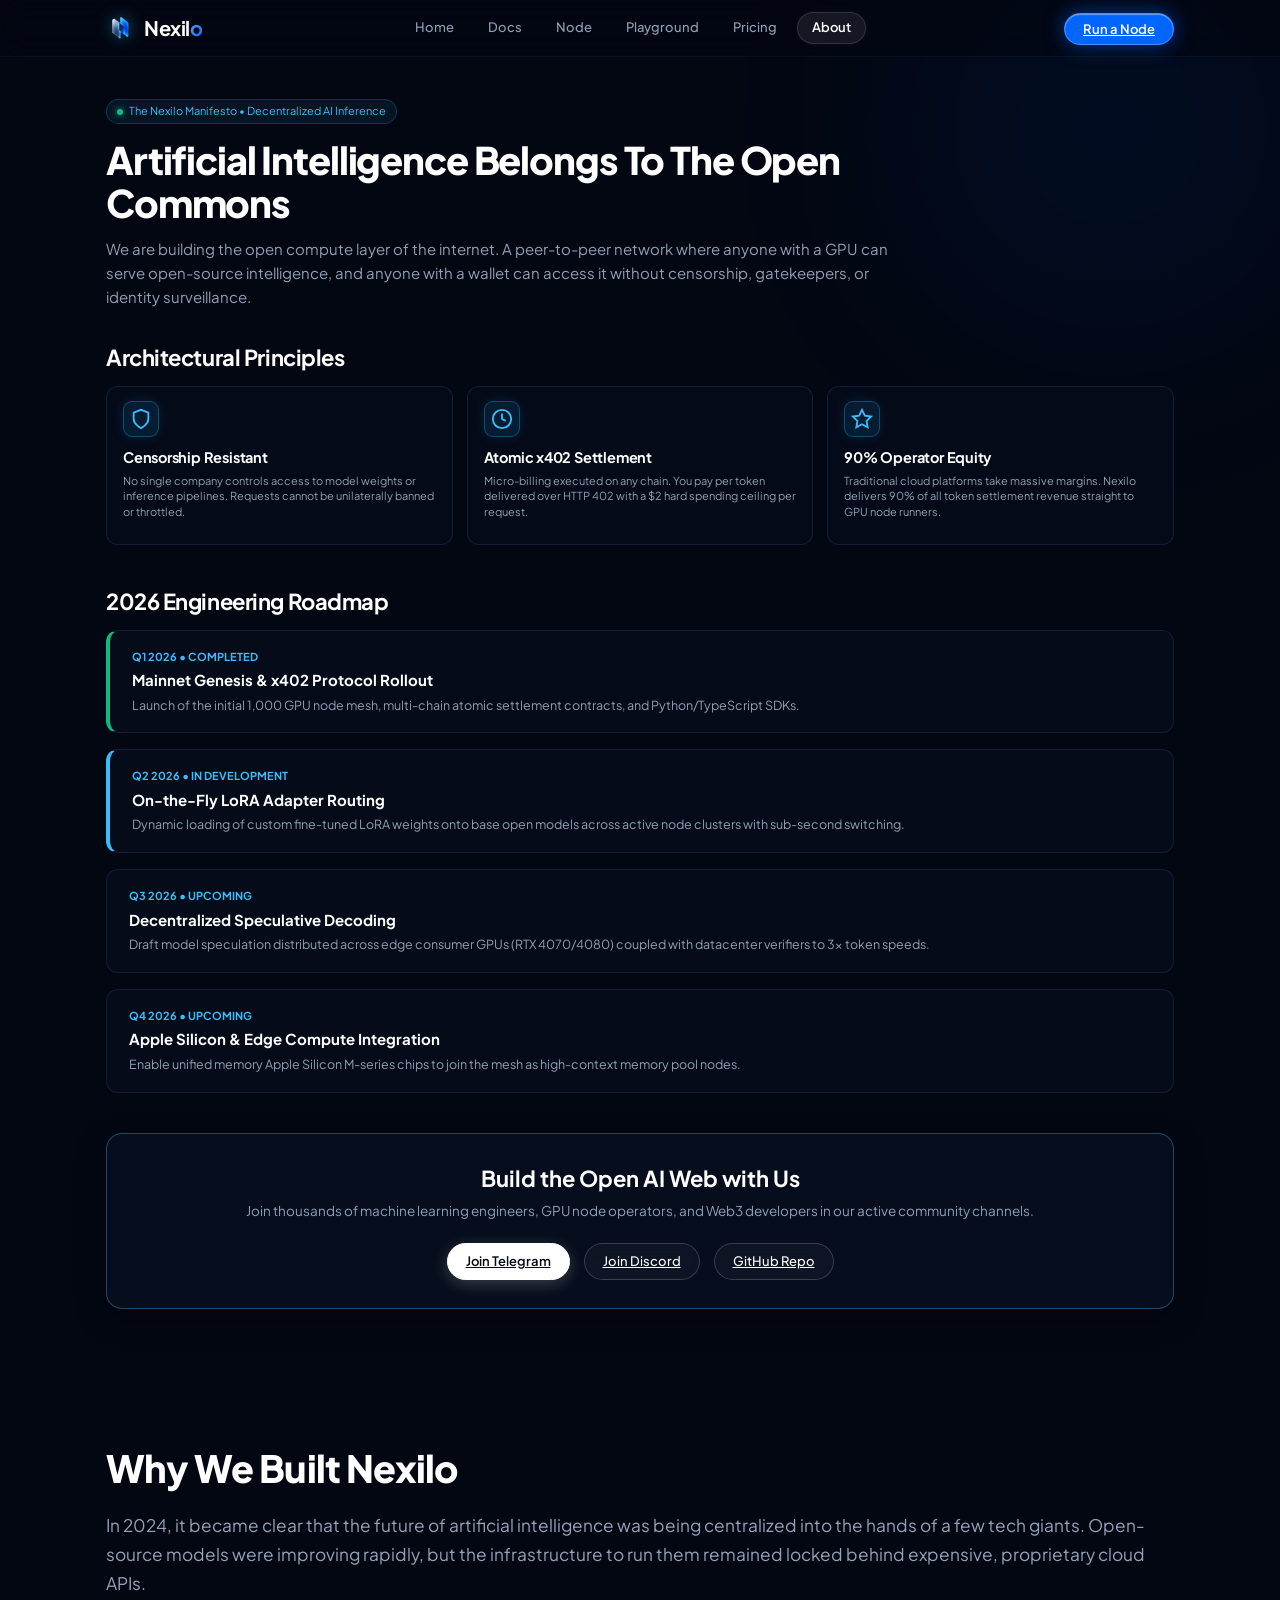
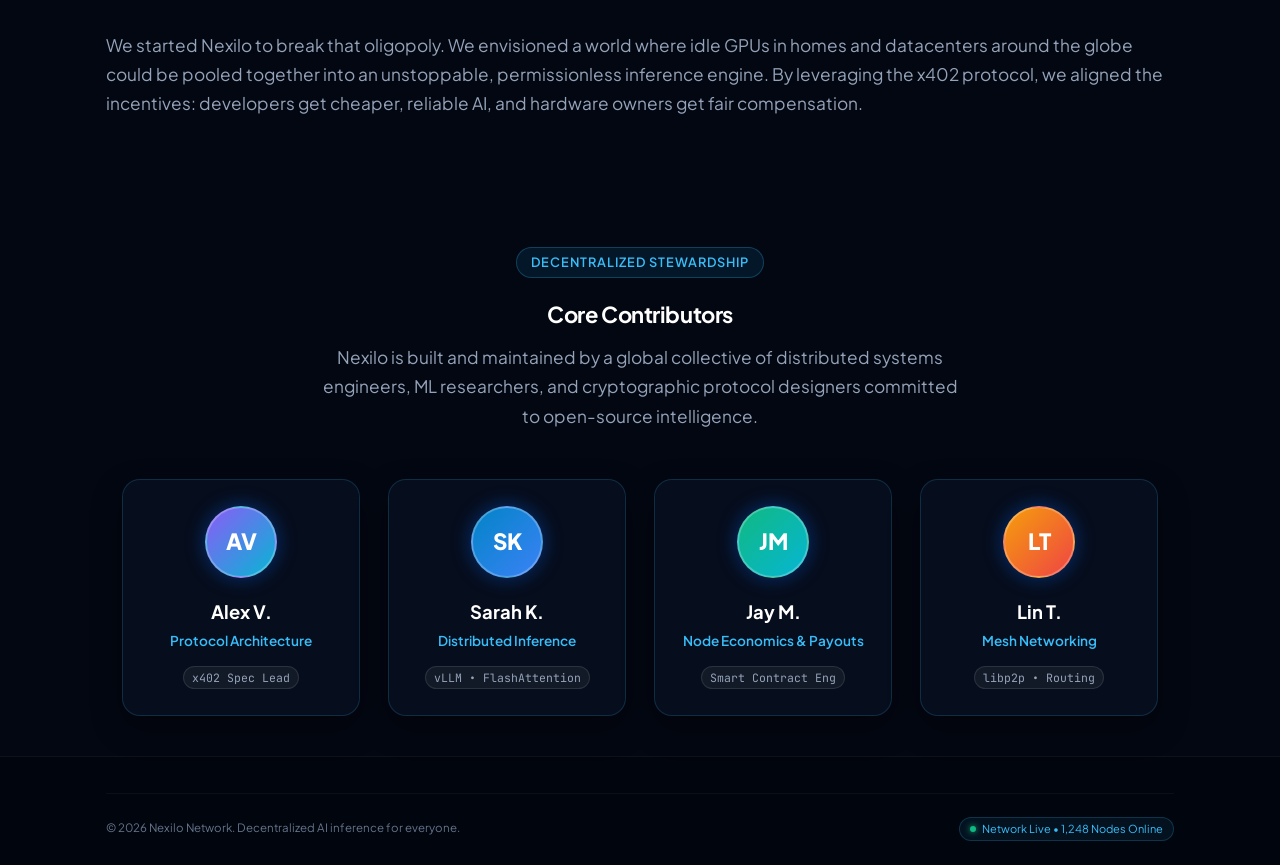
<file: about.html>
<!DOCTYPE html>
<html lang="en">
<head>
  <meta charset="UTF-8" />
  <meta name="viewport" content="width=device-width, initial-scale=1.0" />
  
  <title>About & Mission — Nexilo Decentralized AI</title>
  <meta name="description" content="Discover how Nexilo is building an open, permissionless, decentralized AI inference network powered by community GPUs." />
  
  <!-- Open Graph / Social Tags -->
  <meta property="og:type" content="website" />
  <meta property="og:url" content="https://nexilo.network/about.html" />
  <meta property="og:title" content="About & Mission — Nexilo Decentralized AI" />
  <meta property="og:description" content="Discover how Nexilo is building an open, permissionless, decentralized AI inference network powered by community GPUs." />
  <meta property="og:image" content="banner_nexilo.png" />
  <meta property="og:image:width" content="2048" />
  <meta property="og:image:height" content="768" />
  
  <!-- Twitter Card -->
  <meta name="twitter:card" content="summary_large_image" />
  <meta name="twitter:title" content="About & Mission — Nexilo Decentralized AI" />
  <meta name="twitter:description" content="Discover how Nexilo is building an open, permissionless, decentralized AI inference network powered by community GPUs." />
  <meta name="twitter:image" content="banner_nexilo.png" />

  <link rel="icon" type="image/png" href="nexilo_logo_transparent.png" />
  <link rel="apple-touch-icon" href="nexilo_logo_transparent.png" />

  <link rel="preconnect" href="https://fonts.googleapis.com" />
  <link rel="preconnect" href="https://fonts.gstatic.com" crossorigin />
  <link href="https://fonts.googleapis.com/css2?family=Plus+Jakarta+Sans:wght@400;500;600;700;800&family=JetBrains+Mono:wght@400;500;600&display=swap" rel="stylesheet" />

  <link rel="stylesheet" href="styles.css" />
</head>
<body class="inner-page">
  <div class="ambient-glow glow-top-right"></div>

  <!-- Navbar -->
  <header class="navbar-wrapper">
    <div class="nav-container">
      <a href="index.html" class="brand-logo" aria-label="Nexilo Home">
        <div class="logo-icon-wrap">
          <img src="nexilo_logo_transparent.png" alt="Nexilo Logo" class="brand-icon" />
        </div>
        <span class="brand-text">Nexil<span class="gradient-o">o</span></span>
      </a>

      <nav class="nav-links" aria-label="Primary Navigation">
        <a href="index.html" class="nav-link">Home</a>
        <a href="docs.html" class="nav-link">Docs</a>
        <a href="node.html" class="nav-link">Node</a>
        <a href="playground.html" class="nav-link">Playground</a>
        <a href="pricing.html" class="nav-link">Pricing</a>
        <a href="about.html" class="nav-link active">About</a>
      </nav>

      <div class="nav-actions">
        <a href="node.html" class="btn-run-node">Run a Node</a>
        <button class="mobile-toggle" onclick="toggleMobileMenu()" aria-label="Toggle Menu">
          <span></span><span></span><span></span>
        </button>
      </div>
    </div>
  </header>

  <!-- Mobile Drawer -->
  <div class="mobile-drawer" id="mobile-drawer">
    <div class="mobile-drawer-content">
      <a href="index.html" class="mobile-link" onclick="closeMobileMenu()">Home</a>
      <a href="docs.html" class="mobile-link" onclick="closeMobileMenu()">Docs</a>
      <a href="node.html" class="mobile-link" onclick="closeMobileMenu()">Node</a>
      <a href="playground.html" class="mobile-link" onclick="closeMobileMenu()">Playground</a>
      <a href="pricing.html" class="mobile-link" onclick="closeMobileMenu()">Pricing</a>
      <a href="about.html" class="mobile-link active" onclick="closeMobileMenu()">About</a>
      <a href="node.html" class="btn-run-node mobile-btn" onclick="closeMobileMenu()">Run a Node</a>
    </div>
  </div>

  <main class="page-content container">
    <!-- Hero Section -->
    <section class="inner-hero-section">
      <div class="badge-status"><span class="pulse-dot"></span> The Nexilo Manifesto &bull; Decentralized AI Inference</div>
      <h1 class="inner-hero-title">Artificial Intelligence Belongs To The Open Commons</h1>
      <p class="inner-hero-lead">
        We are building the open compute layer of the internet. A peer-to-peer network where anyone with a GPU can serve open-source intelligence, and anyone with a wallet can access it without censorship, gatekeepers, or identity surveillance.
      </p>
    </section>

    <!-- Core Pillars Grid -->
    <section class="docs-section">
      <h2 class="section-title">Architectural Principles</h2>
      <div class="cards-container">
        <div class="feature-card">
          <div class="card-header-icon">
            <div class="blue-icon-badge">
              <svg width="22" height="22" viewBox="0 0 24 24" fill="none" stroke="#38bdf8" stroke-width="2"><path d="M12 22s8-4 8-10V5l-8-3-8 3v7c0 6 8 10 8 10z"></path></svg>
            </div>
          </div>
          <h3 class="card-title">Censorship Resistant</h3>
          <p class="card-body">
            No single company controls access to model weights or inference pipelines. Requests cannot be unilaterally banned or throttled.
          </p>
        </div>

        <div class="feature-card">
          <div class="card-header-icon">
            <div class="blue-icon-badge">
              <svg width="22" height="22" viewBox="0 0 24 24" fill="none" stroke="#38bdf8" stroke-width="2"><circle cx="12" cy="12" r="10"></circle><polyline points="12 6 12 12 16 14"></polyline></svg>
            </div>
          </div>
          <h3 class="card-title">Atomic x402 Settlement</h3>
          <p class="card-body">
            Micro-billing executed on any chain. You pay per token delivered over HTTP 402 with a $2 hard spending ceiling per request.
          </p>
        </div>

        <div class="feature-card">
          <div class="card-header-icon">
            <div class="blue-icon-badge">
              <svg width="22" height="22" viewBox="0 0 24 24" fill="none" stroke="#38bdf8" stroke-width="2"><polygon points="12 2 15.09 8.26 22 9.27 17 14.14 18.18 21.02 12 17.77 5.82 21.02 7 14.14 2 9.27 8.91 8.26 12 2"></polygon></svg>
            </div>
          </div>
          <h3 class="card-title">90% Operator Equity</h3>
          <p class="card-body">
            Traditional cloud platforms take massive margins. Nexilo delivers 90% of all token settlement revenue straight to GPU node runners.
          </p>
        </div>
      </div>
    </section>

    <!-- Roadmap 2026 -->
    <section class="docs-section roadmap-section">
      <h2 class="section-title">2026 Engineering Roadmap</h2>
      <div class="roadmap-timeline">
        <div class="roadmap-item completed">
          <div class="roadmap-badge">Q1 2026 &bull; Completed</div>
          <h4 class="roadmap-title">Mainnet Genesis & x402 Protocol Rollout</h4>
          <p class="roadmap-desc">Launch of the initial 1,000 GPU node mesh, multi-chain atomic settlement contracts, and Python/TypeScript SDKs.</p>
        </div>

        <div class="roadmap-item in-progress">
          <div class="roadmap-badge in-progress">Q2 2026 &bull; In Development</div>
          <h4 class="roadmap-title">On-the-Fly LoRA Adapter Routing</h4>
          <p class="roadmap-desc">Dynamic loading of custom fine-tuned LoRA weights onto base open models across active node clusters with sub-second switching.</p>
        </div>

        <div class="roadmap-item">
          <div class="roadmap-badge">Q3 2026 &bull; Upcoming</div>
          <h4 class="roadmap-title">Decentralized Speculative Decoding</h4>
          <p class="roadmap-desc">Draft model speculation distributed across edge consumer GPUs (RTX 4070/4080) coupled with datacenter verifiers to 3x token speeds.</p>
        </div>

        <div class="roadmap-item">
          <div class="roadmap-badge">Q4 2026 &bull; Upcoming</div>
          <h4 class="roadmap-title">Apple Silicon & Edge Compute Integration</h4>
          <p class="roadmap-desc">Enable unified memory Apple Silicon M-series chips to join the mesh as high-context memory pool nodes.</p>
        </div>
      </div>
    </section>

    <!-- Join Community CTA -->
    <section class="community-cta-section">
      <div class="calc-card text-center">
        <h2 class="calc-heading">Build the Open AI Web with Us</h2>
        <p class="calc-sub">Join thousands of machine learning engineers, GPU node operators, and Web3 developers in our active community channels.</p>
        <div class="cta-buttons-row">
          <a href="https://t.me" target="_blank" rel="noopener" class="btn-primary">Join Telegram</a>
          <a href="https://discord.com" target="_blank" rel="noopener" class="btn-secondary">Join Discord</a>
          <a href="https://github.com" target="_blank" rel="noopener" class="btn-secondary">GitHub Repo</a>
        </div>
      </div>
    </section>
  
    <!-- Our Story -->
    <section class="feature-split-section container">
      <div class="feature-split-row">
        <div class="feature-split-content">
          <h2 class="feature-split-title">Why We Built Nexilo</h2>
          <p class="feature-split-desc">
            In 2024, it became clear that the future of artificial intelligence was being centralized into the hands of a few tech giants. Open-source models were improving rapidly, but the infrastructure to run them remained locked behind expensive, proprietary cloud APIs.
          </p>
          <p class="feature-split-desc">
            We started Nexilo to break that oligopoly. We envisioned a world where idle GPUs in homes and datacenters around the globe could be pooled together into an unstoppable, permissionless inference engine. By leveraging the x402 protocol, we aligned the incentives: developers get cheaper, reliable AI, and hardware owners get fair compensation.
          </p>
        </div>
      </div>
    </section>

    <!-- The Team -->
    <section class="docs-section container text-center">
      <div class="feature-split-badge">Decentralized Stewardship</div>
      <h2 class="section-title">Core Contributors</h2>
      <p class="feature-split-desc" style="max-width: 650px; margin: 0 auto 3rem auto; color: #94a3b8;">
        Nexilo is built and maintained by a global collective of distributed systems engineers, ML researchers, and cryptographic protocol designers committed to open-source intelligence.
      </p>
      <div class="team-grid">
        <div class="team-card">
          <div class="team-avatar-monogram" style="background: linear-gradient(135deg, #8b5cf6, #06b6d4);">AV</div>
          <div class="team-name">Alex V.</div>
          <div class="team-role">Protocol Architecture</div>
          <span class="team-badge">x402 Spec Lead</span>
        </div>
        <div class="team-card">
          <div class="team-avatar-monogram" style="background: linear-gradient(135deg, #0284c7, #3b82f6);">SK</div>
          <div class="team-name">Sarah K.</div>
          <div class="team-role">Distributed Inference</div>
          <span class="team-badge">vLLM &bull; FlashAttention</span>
        </div>
        <div class="team-card">
          <div class="team-avatar-monogram" style="background: linear-gradient(135deg, #10b981, #06b6d4);">JM</div>
          <div class="team-name">Jay M.</div>
          <div class="team-role">Node Economics &amp; Payouts</div>
          <span class="team-badge">Smart Contract Eng</span>
        </div>
        <div class="team-card">
          <div class="team-avatar-monogram" style="background: linear-gradient(135deg, #f59e0b, #ef4444);">LT</div>
          <div class="team-name">Lin T.</div>
          <div class="team-role">Mesh Networking</div>
          <span class="team-badge">libp2p &bull; Routing</span>
        </div>
      </div>
    </section>
  </main>

  <!-- Footer -->
  <footer class="site-footer">
    <div class="container footer-container">
      <div class="footer-bottom">
        <p class="copyright">&copy; 2026 Nexilo Network. Decentralized AI inference for everyone.</p>
        <div class="social-share-preview-info">
          <span class="badge-status"><span class="pulse-dot"></span> Network Live &bull; 1,248 Nodes Online</span>
        </div>
      </div>
    </div>
  </footer>

  <script src="app.js"></script>
</body>
</html>
</file>
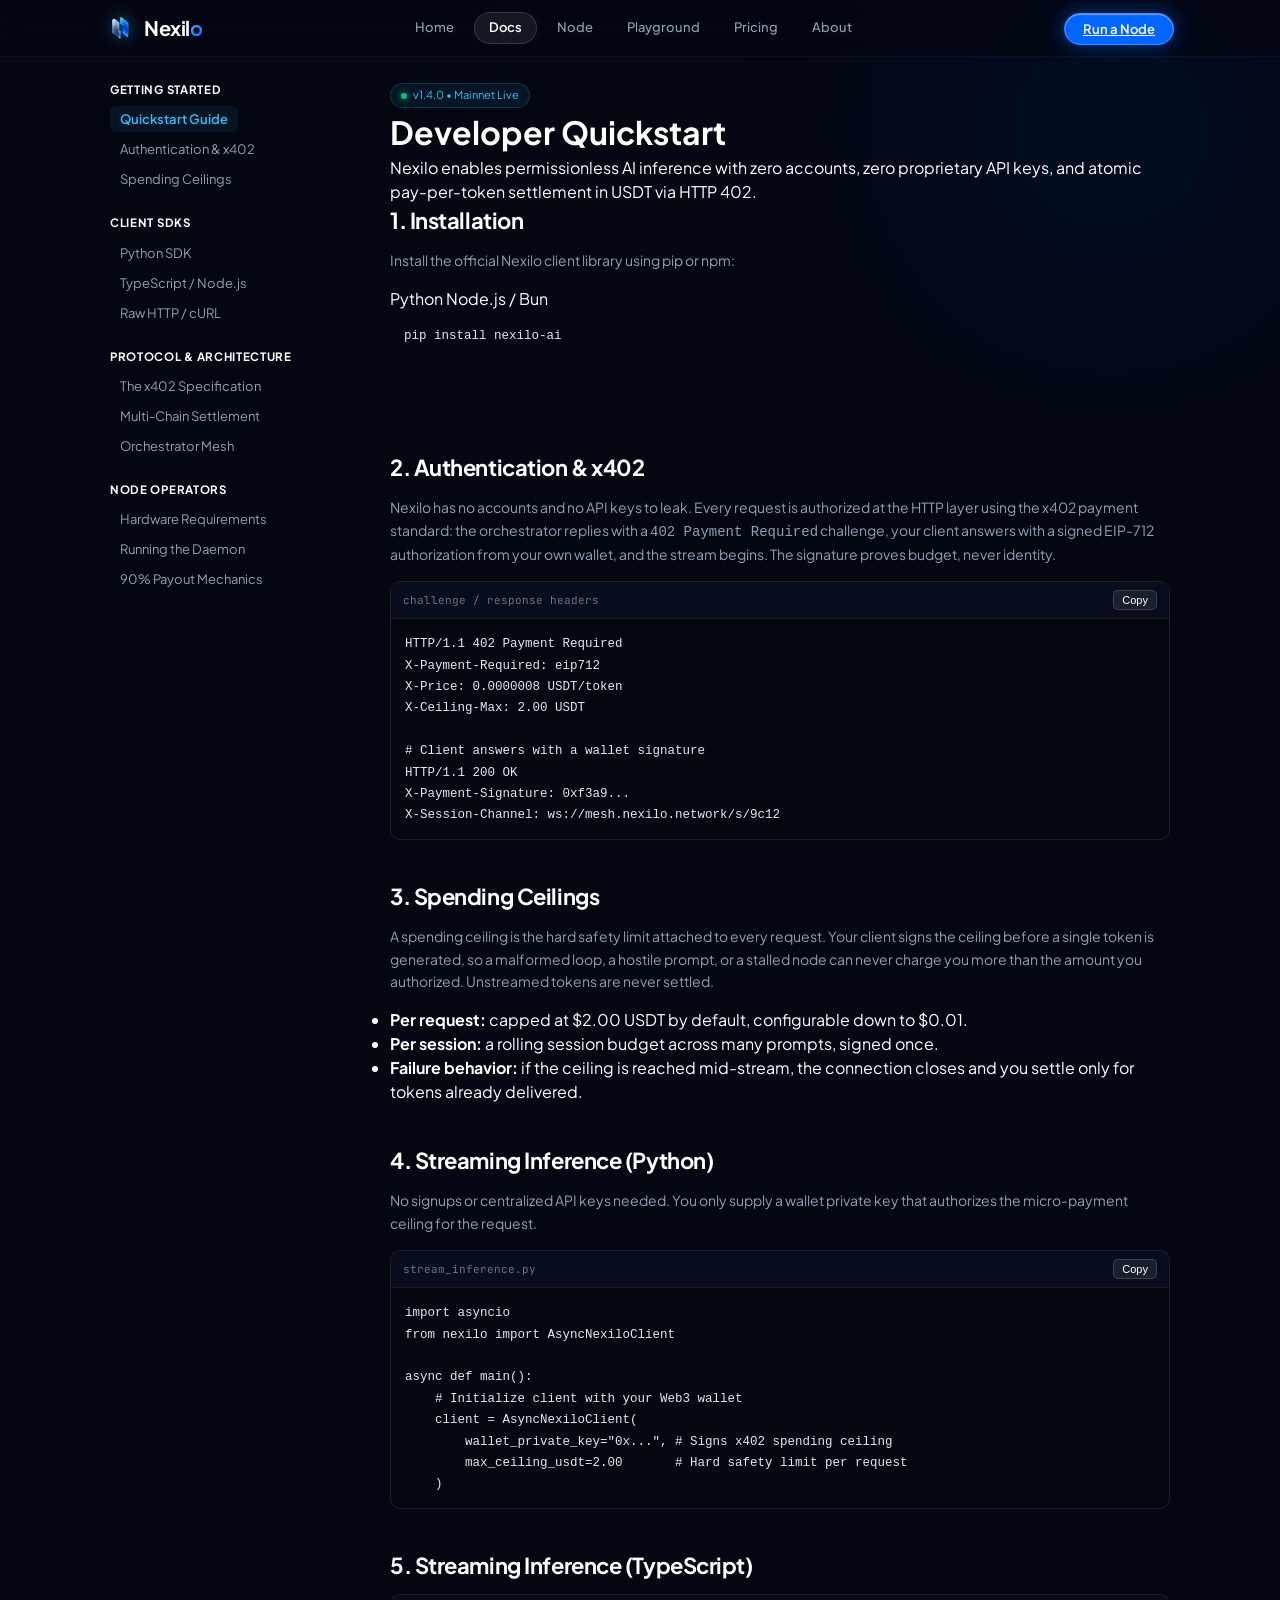
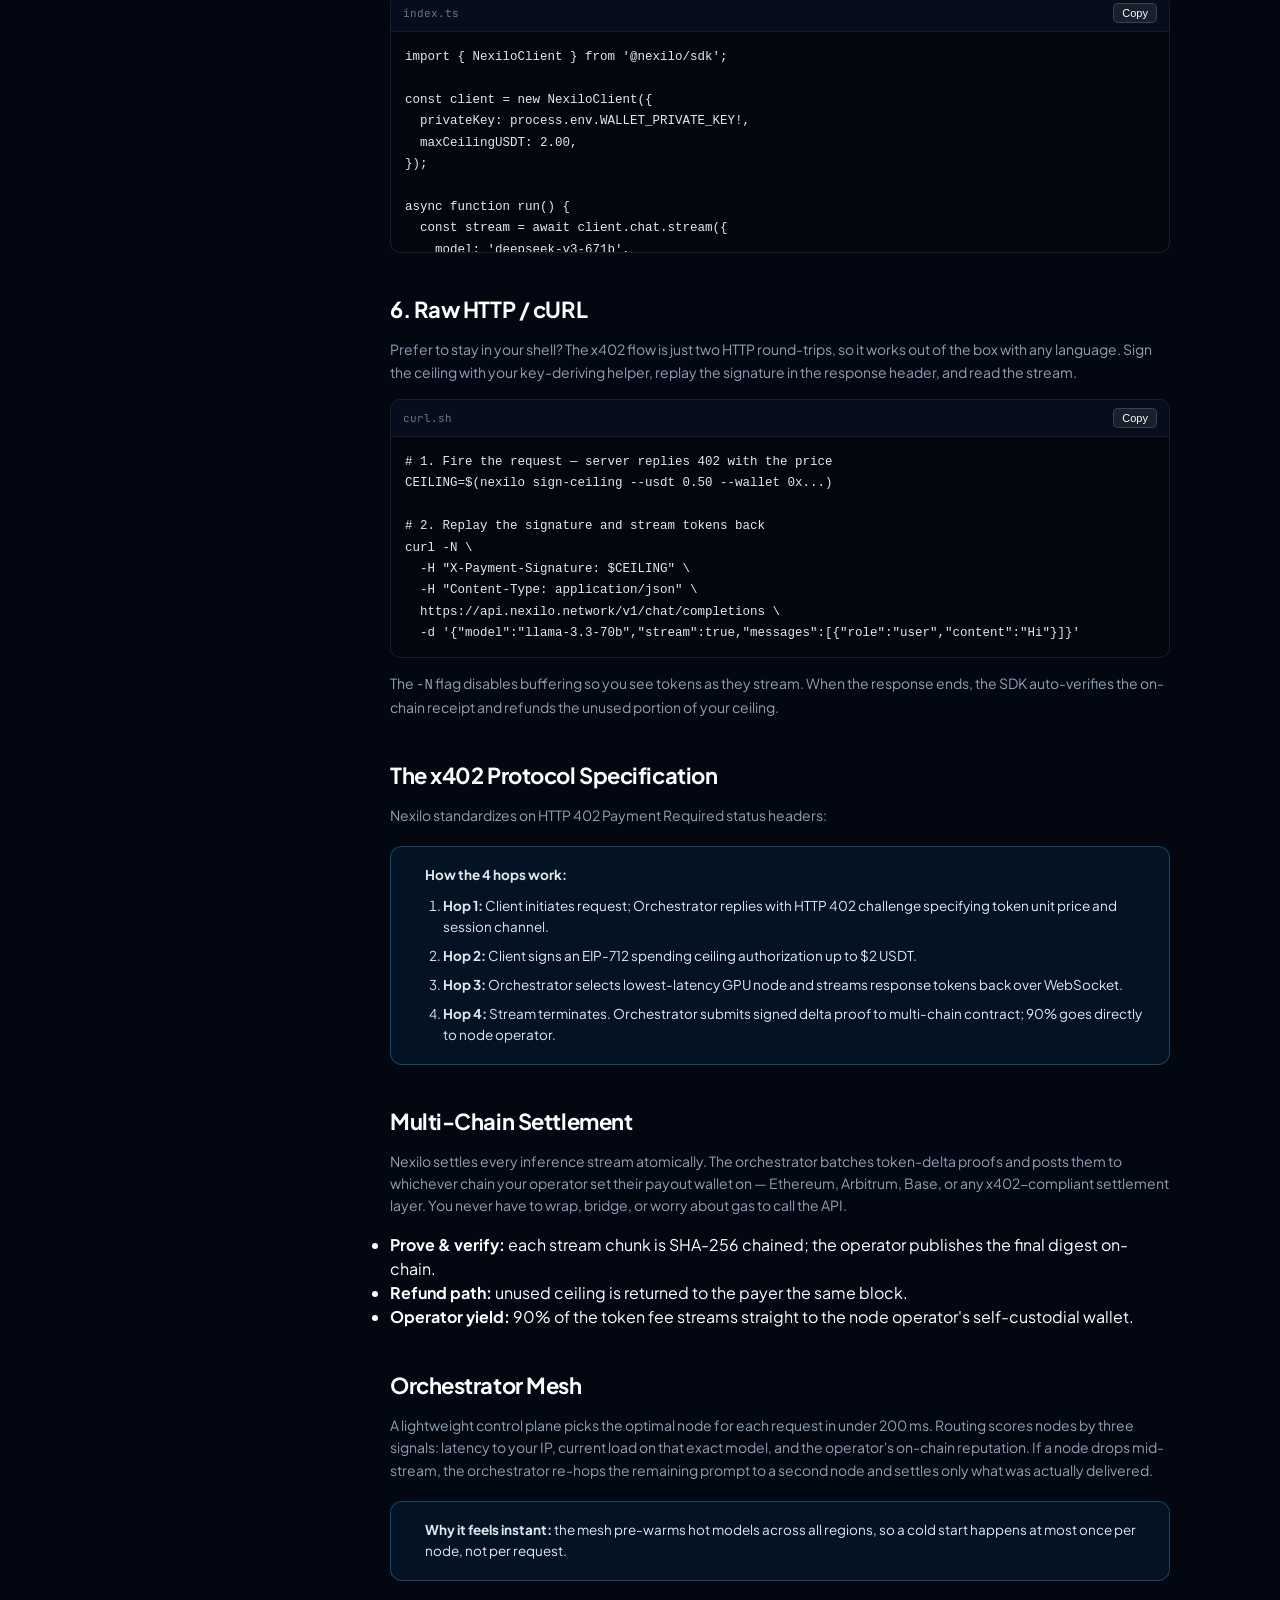
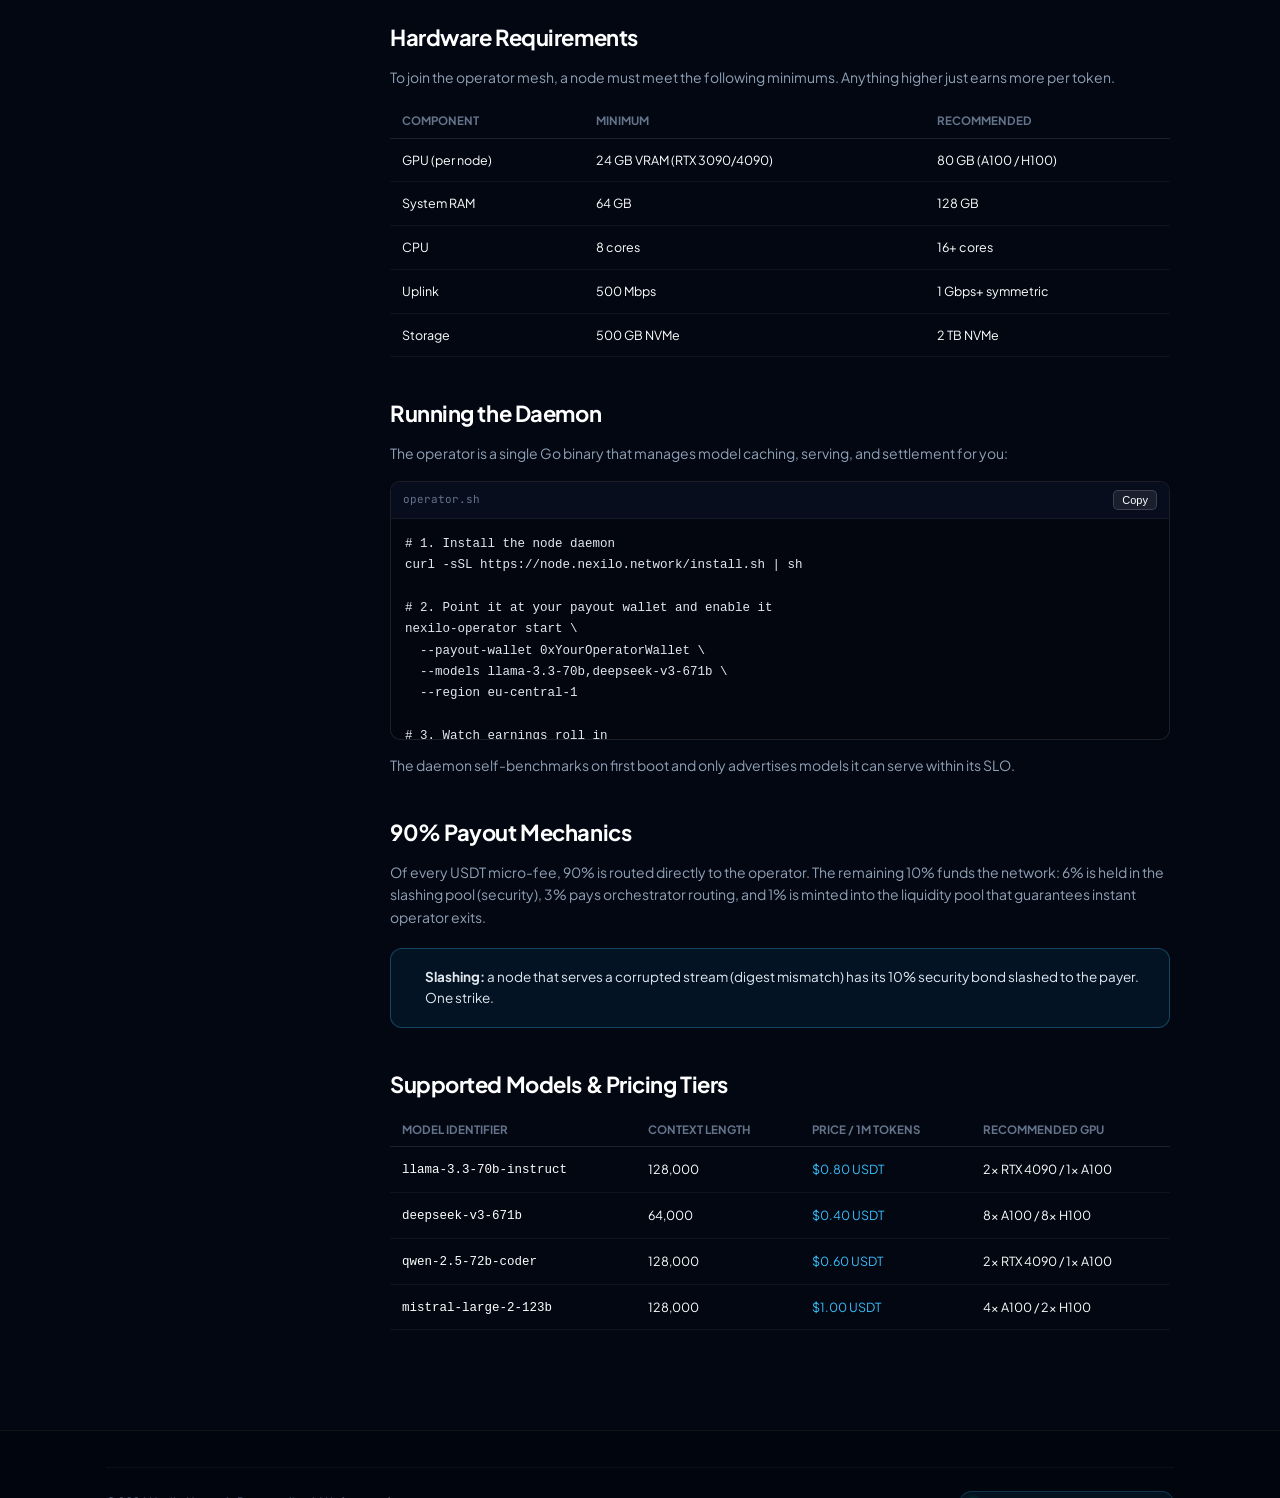
<file: docs.html>
<!DOCTYPE html>
<html lang="en">
<head>
  <meta charset="UTF-8" />
  <meta name="viewport" content="width=device-width, initial-scale=1.0" />
  
  <title>Documentation — Nexilo Decentralized AI Inference</title>
  <meta name="description" content="Complete developer documentation for Nexilo: x402 protocol integration, Python SDK, API reference, and node deployment guides." />
  
  <!-- Open Graph / Social Tags -->
  <meta property="og:type" content="website" />
  <meta property="og:url" content="https://nexilo.network/docs.html" />
  <meta property="og:title" content="Documentation — Nexilo Decentralized AI Inference" />
  <meta property="og:description" content="Integrate decentralized AI inference into your apps with the x402 open HTTP payment standard." />
  <meta property="og:image" content="banner_nexilo.png" />
  <meta property="og:image:width" content="2048" />
  <meta property="og:image:height" content="768" />
  
  <!-- Twitter Card -->
  <meta name="twitter:card" content="summary_large_image" />
  <meta name="twitter:title" content="Documentation — Nexilo Decentralized AI Inference" />
  <meta name="twitter:description" content="Integrate decentralized AI inference into your apps with the x402 open HTTP payment standard." />
  <meta name="twitter:image" content="banner_nexilo.png" />

  <link rel="icon" type="image/png" href="nexilo_logo_transparent.png" />
  <link rel="apple-touch-icon" href="nexilo_logo_transparent.png" />

  <link rel="preconnect" href="https://fonts.googleapis.com" />
  <link rel="preconnect" href="https://fonts.gstatic.com" crossorigin />
  <link href="https://fonts.googleapis.com/css2?family=Plus+Jakarta+Sans:wght@400;500;600;700;800&family=JetBrains+Mono:wght@400;500;600&display=swap" rel="stylesheet" />

  <link rel="stylesheet" href="styles.css" />
</head>
<body class="inner-page">
  <div class="ambient-glow glow-top-right"></div>

  <!-- Navbar -->
  <header class="navbar-wrapper">
    <div class="nav-container">
      <a href="index.html" class="brand-logo" aria-label="Nexilo Home">
        <div class="logo-icon-wrap">
          <img src="nexilo_logo_transparent.png" alt="Nexilo Logo" class="brand-icon" />
        </div>
        <span class="brand-text">Nexil<span class="gradient-o">o</span></span>
      </a>

      <nav class="nav-links" aria-label="Primary Navigation">
        <a href="index.html" class="nav-link">Home</a>
        <a href="docs.html" class="nav-link active">Docs</a>
        <a href="node.html" class="nav-link">Node</a>
        <a href="playground.html" class="nav-link">Playground</a>
        <a href="pricing.html" class="nav-link">Pricing</a>
        <a href="about.html" class="nav-link">About</a>
      </nav>

      <div class="nav-actions">
        <a href="node.html" class="btn-run-node">Run a Node</a>
        <button class="mobile-toggle" onclick="toggleMobileMenu()" aria-label="Toggle Menu">
          <span></span><span></span><span></span>
        </button>
      </div>
    </div>
  </header>

  <!-- Mobile Drawer -->
  <div class="mobile-drawer" id="mobile-drawer">
    <div class="mobile-drawer-content">
      <a href="index.html" class="mobile-link" onclick="closeMobileMenu()">Home</a>
      <a href="docs.html" class="mobile-link active" onclick="closeMobileMenu()">Docs</a>
      <a href="node.html" class="mobile-link" onclick="closeMobileMenu()">Node</a>
      <a href="playground.html" class="mobile-link" onclick="closeMobileMenu()">Playground</a>
      <a href="pricing.html" class="mobile-link" onclick="closeMobileMenu()">Pricing</a>
      <a href="about.html" class="mobile-link" onclick="closeMobileMenu()">About</a>
      <a href="node.html" class="btn-run-node mobile-btn" onclick="closeMobileMenu()">Run a Node</a>
    </div>
  </div>

  <!-- Main Docs View -->
  <div class="docs-layout-container container">
    <!-- Sidebar Navigation -->
    <aside class="docs-sidebar">
      <div class="docs-sidebar-section">
        <div class="sidebar-heading">Getting Started</div>
        <ul class="sidebar-menu">
          <li><a href="#quickstart" class="sidebar-link active">Quickstart Guide</a></li>
          <li><a href="#authentication" class="sidebar-link">Authentication & x402</a></li>
          <li><a href="#spending-ceiling" class="sidebar-link">Spending Ceilings</a></li>
        </ul>
      </div>

      <div class="docs-sidebar-section">
        <div class="sidebar-heading">Client SDKs</div>
        <ul class="sidebar-menu">
          <li><a href="#python-sdk" class="sidebar-link">Python SDK</a></li>
          <li><a href="#typescript-sdk" class="sidebar-link">TypeScript / Node.js</a></li>
          <li><a href="#curl-example" class="sidebar-link">Raw HTTP / cURL</a></li>
        </ul>
      </div>

      <div class="docs-sidebar-section">
        <div class="sidebar-heading">Protocol & Architecture</div>
        <ul class="sidebar-menu">
          <li><a href="#x402-protocol" class="sidebar-link">The x402 Specification</a></li>
          <li><a href="#arc-settlement" class="sidebar-link">Multi-Chain Settlement</a></li>
          <li><a href="#orchestration" class="sidebar-link">Orchestrator Mesh</a></li>
        </ul>
      </div>

      <div class="docs-sidebar-section">
        <div class="sidebar-heading">Node Operators</div>
        <ul class="sidebar-menu">
          <li><a href="#node-specs" class="sidebar-link">Hardware Requirements</a></li>
          <li><a href="#daemon-setup" class="sidebar-link">Running the Daemon</a></li>
          <li><a href="#payout-rules" class="sidebar-link">90% Payout Mechanics</a></li>
        </ul>
      </div>
    </aside>

    <!-- Main Content Area -->
    <main class="docs-main-content">
      <div class="docs-header">
        <div class="badge-status"><span class="pulse-dot"></span> v1.4.0 &bull; Mainnet Live</div>
        <h1 class="docs-page-title">Developer Quickstart</h1>
        <p class="docs-lead">
          Nexilo enables permissionless AI inference with zero accounts, zero proprietary API keys, and atomic pay-per-token settlement in USDT via HTTP 402.
        </p>
      </div>

      <!-- Section: Quickstart -->
      <section id="quickstart" class="docs-section">
        <h2 class="section-title">1. Installation</h2>
        <p class="section-text">
          Install the official Nexilo client library using pip or npm:
        </p>

        <div class="code-tabs">
          <div class="code-tab-header">
            <span class="active-tab">Python</span>
            <span>Node.js / Bun</span>
          </div>
          <pre class="terminal-content code-block"><code>pip install nexilo-ai</code></pre>
        </div>
      </section>

      <!-- Section: Authentication -->
      <section id="authentication" class="docs-section">
        <h2 class="section-title">2. Authentication & x402</h2>
        <p class="section-text">
          Nexilo has no accounts and no API keys to leak. Every request is authorized at the HTTP layer using the x402 payment standard: the orchestrator replies with a <code>402 Payment Required</code> challenge, your client answers with a signed EIP-712 authorization from your own wallet, and the stream begins. The signature proves budget, never identity.
        </p>
        <div class="terminal-container">
          <div class="terminal-bar">
            <span class="terminal-title">challenge / response headers</span>
            <button class="copy-btn" onclick="copySnippet('auth-code')">Copy</button>
          </div>
          <pre class="terminal-content code-block" id="auth-code"><code>HTTP/1.1 402 Payment Required
X-Payment-Required: eip712
X-Price: 0.0000008 USDT/token
X-Ceiling-Max: 2.00 USDT

# Client answers with a wallet signature
HTTP/1.1 200 OK
X-Payment-Signature: 0xf3a9...
X-Session-Channel: ws://mesh.nexilo.network/s/9c12</code></pre>
        </div>
      </section>

      <!-- Section: Spending Ceilings -->
      <section id="spending-ceiling" class="docs-section">
        <h2 class="section-title">3. Spending Ceilings</h2>
        <p class="section-text">
          A spending ceiling is the hard safety limit attached to every request. Your client signs the ceiling before a single token is generated, so a malformed loop, a hostile prompt, or a stalled node can never charge you more than the amount you authorized. Unstreamed tokens are never settled.
        </p>
        <ul class="section-list">
          <li><strong>Per request:</strong> capped at $2.00 USDT by default, configurable down to $0.01.</li>
          <li><strong>Per session:</strong> a rolling session budget across many prompts, signed once.</li>
          <li><strong>Failure behavior:</strong> if the ceiling is reached mid-stream, the connection closes and you settle only for tokens already delivered.</li>
        </ul>
      </section>

      <!-- Section: Python SDK -->
      <section id="python-sdk" class="docs-section">
        <h2 class="section-title">4. Streaming Inference (Python)</h2>
        <p class="section-text">
          No signups or centralized API keys needed. You only supply a wallet private key that authorizes the micro-payment ceiling for the request.
        </p>

        <div class="terminal-container">
          <div class="terminal-bar">
            <span class="terminal-title">stream_inference.py</span>
            <button class="copy-btn" onclick="copySnippet('python-code')">Copy</button>
          </div>
          <pre class="terminal-content code-block" id="python-code"><code>import asyncio
from nexilo import AsyncNexiloClient

async def main():
    # Initialize client with your Web3 wallet
    client = AsyncNexiloClient(
        wallet_private_key="0x...", # Signs x402 spending ceiling
        max_ceiling_usdt=2.00       # Hard safety limit per request
    )

    # Stream output from the decentralized GPU network
    stream = await client.chat.completions.create(
        model="llama-3.3-70b-instruct",
        messages=[
            {"role": "system", "content": "You are a helpful coding assistant."},
            {"role": "user", "content": "Write a fast Python quicksort."}
        ],
        stream=True
    )

    async for chunk in stream:
        if chunk.delta.content:
            print(chunk.delta.content, end="", flush=True)

    # Automatically prints on-chain settlement receipt
    print(f"\n\nSettlement: {stream.settlement_tokens} tokens @ {stream.usdt_settled} USDT (All Networks)")

if __name__ == "__main__":
    asyncio.run(main())</code></pre>
        </div>
      </section>

      <!-- Section: TypeScript SDK -->
      <section id="typescript-sdk" class="docs-section">
        <h2 class="section-title">5. Streaming Inference (TypeScript)</h2>
        <div class="terminal-container">
          <div class="terminal-bar">
            <span class="terminal-title">index.ts</span>
            <button class="copy-btn" onclick="copySnippet('ts-code')">Copy</button>
          </div>
          <pre class="terminal-content code-block" id="ts-code"><code>import { NexiloClient } from '@nexilo/sdk';

const client = new NexiloClient({
  privateKey: process.env.WALLET_PRIVATE_KEY!,
  maxCeilingUSDT: 2.00,
});

async function run() {
  const stream = await client.chat.stream({
    model: 'deepseek-v3-671b',
    messages: [{ role: 'user', content: 'Explain decentralized AI routing' }],
  });

  for await (const chunk of stream) {
    process.stdout.write(chunk.content);
  }

  const receipt = await stream.getReceipt();
  console.log(`\nVerified Tx (Multi-Chain): ${receipt.transactionHash}`);
}

run();</code></pre>
        </div>
      </section>

      <!-- Section: Raw HTTP / cURL -->
      <section id="curl-example" class="docs-section">
        <h2 class="section-title">6. Raw HTTP / cURL</h2>
        <p class="section-text">
          Prefer to stay in your shell? The x402 flow is just two HTTP round-trips, so it works out of the box with any language. Sign the ceiling with your key-deriving helper, replay the signature in the response header, and read the stream.
        </p>
        <div class="terminal-container">
          <div class="terminal-bar">
            <span class="terminal-title">curl.sh</span>
            <button class="copy-btn" onclick="copySnippet('curl-code')">Copy</button>
          </div>
          <pre class="terminal-content code-block" id="curl-code"><code># 1. Fire the request — server replies 402 with the price
CEILING=$(nexilo sign-ceiling --usdt 0.50 --wallet 0x...)

# 2. Replay the signature and stream tokens back
curl -N \
  -H "X-Payment-Signature: $CEILING" \
  -H "Content-Type: application/json" \
  https://api.nexilo.network/v1/chat/completions \
  -d '{"model":"llama-3.3-70b","stream":true,"messages":[{"role":"user","content":"Hi"}]}'</code></pre>
        </div>
        <p class="section-text">
          The <code>-N</code> flag disables buffering so you see tokens as they stream. When the response ends, the SDK auto-verifies the on-chain receipt and refunds the unused portion of your ceiling.
        </p>
      </section>

      <!-- Section: The x402 Specification -->
      <section id="x402-protocol" class="docs-section">
        <h2 class="section-title">The x402 Protocol Specification</h2>
        <p class="section-text">
          Nexilo standardizes on HTTP 402 Payment Required status headers:
        </p>
        <div class="info-callout">
          <div class="callout-icon"></div>
          <div class="callout-content">
            <strong>How the 4 hops work:</strong>
            <ol class="docs-ordered-list">
              <li><strong>Hop 1:</strong> Client initiates request; Orchestrator replies with HTTP 402 challenge specifying token unit price and session channel.</li>
              <li><strong>Hop 2:</strong> Client signs an EIP-712 spending ceiling authorization up to $2 USDT.</li>
              <li><strong>Hop 3:</strong> Orchestrator selects lowest-latency GPU node and streams response tokens back over WebSocket.</li>
              <li><strong>Hop 4:</strong> Stream terminates. Orchestrator submits signed delta proof to multi-chain contract; 90% goes directly to node operator.</li>
            </ol>
          </div>
        </div>
      </section>

      <!-- Section: Multi-Chain Settlement -->
      <section id="arc-settlement" class="docs-section">
        <h2 class="section-title">Multi-Chain Settlement</h2>
        <p class="section-text">
          Nexilo settles every inference stream atomically. The orchestrator batches token-delta proofs and posts them to whichever chain your operator set their payout wallet on — Ethereum, Arbitrum, Base, or any x402-compliant settlement layer. You never have to wrap, bridge, or worry about gas to call the API.
        </p>
        <ul class="section-list">
          <li><strong>Prove &amp; verify:</strong> each stream chunk is SHA-256 chained; the operator publishes the final digest on-chain.</li>
          <li><strong>Refund path:</strong> unused ceiling is returned to the payer the same block.</li>
          <li><strong>Operator yield:</strong> 90% of the token fee streams straight to the node operator's self-custodial wallet.</li>
        </ul>
      </section>

      <!-- Section: Orchestrator Mesh -->
      <section id="orchestration" class="docs-section">
        <h2 class="section-title">Orchestrator Mesh</h2>
        <p class="section-text">
          A lightweight control plane picks the optimal node for each request in under 200 ms. Routing scores nodes by three signals: latency to your IP, current load on that exact model, and the operator's on-chain reputation. If a node drops mid-stream, the orchestrator re-hops the remaining prompt to a second node and settles only what was actually delivered.
        </p>
        <div class="info-callout">
          <div class="callout-icon"></div>
          <div class="callout-content">
            <strong>Why it feels instant:</strong> the mesh pre-warms hot models across all regions, so a cold start happens at most once per node, not per request.
          </div>
        </div>
      </section>

      <!-- Section: Node Hardware Requirements -->
      <section id="node-specs" class="docs-section">
        <h2 class="section-title">Hardware Requirements</h2>
        <p class="section-text">
          To join the operator mesh, a node must meet the following minimums. Anything higher just earns more per token.
        </p>
        <div class="models-table-wrapper">
          <table class="models-table">
            <thead>
              <tr>
                <th>Component</th>
                <th>Minimum</th>
                <th>Recommended</th>
              </tr>
            </thead>
            <tbody>
              <tr>
                <td>GPU (per node)</td>
                <td>24 GB VRAM (RTX 3090/4090)</td>
                <td>80 GB (A100 / H100)</td>
              </tr>
              <tr>
                <td>System RAM</td>
                <td>64 GB</td>
                <td>128 GB</td>
              </tr>
              <tr>
                <td>CPU</td>
                <td>8 cores</td>
                <td>16+ cores</td>
              </tr>
              <tr>
                <td>Uplink</td>
                <td>500 Mbps</td>
                <td>1 Gbps+ symmetric</td>
              </tr>
              <tr>
                <td>Storage</td>
                <td>500 GB NVMe</td>
                <td>2 TB NVMe</td>
              </tr>
            </tbody>
          </table>
        </div>
      </section>

      <!-- Section: Running the Daemon -->
      <section id="daemon-setup" class="docs-section">
        <h2 class="section-title">Running the Daemon</h2>
        <p class="section-text">
          The operator is a single Go binary that manages model caching, serving, and settlement for you:
        </p>
        <div class="terminal-container">
          <div class="terminal-bar">
            <span class="terminal-title">operator.sh</span>
            <button class="copy-btn" onclick="copySnippet('daemon-code')">Copy</button>
          </div>
          <pre class="terminal-content code-block" id="daemon-code"><code># 1. Install the node daemon
curl -sSL https://node.nexilo.network/install.sh | sh

# 2. Point it at your payout wallet and enable it
nexilo-operator start \
  --payout-wallet 0xYourOperatorWallet \
  --models llama-3.3-70b,deepseek-v3-671b \
  --region eu-central-1

# 3. Watch earnings roll in
nexilo-operator tail --settlements</code></pre>
        </div>
        <p class="section-text">
          The daemon self-benchmarks on first boot and only advertises models it can serve within its SLO.
        </p>
      </section>

      <!-- Section: 90% Payout Mechanics -->
      <section id="payout-rules" class="docs-section">
        <h2 class="section-title">90% Payout Mechanics</h2>
        <p class="section-text">
          Of every USDT micro-fee, 90% is routed directly to the operator. The remaining 10% funds the network: 6% is held in the slashing pool (security), 3% pays orchestrator routing, and 1% is minted into the liquidity pool that guarantees instant operator exits.
        </p>
        <div class="info-callout">
          <div class="callout-icon"></div>
          <div class="callout-content">
            <strong>Slashing:</strong> a node that serves a corrupted stream (digest mismatch) has its 10% security bond slashed to the payer. One strike.
          </div>
        </div>
      </section>

      <!-- Section: Supported Models -->
      <section id="models-table" class="docs-section">
        <h2 class="section-title">Supported Models & Pricing Tiers</h2>
        <div class="models-table-wrapper">
          <table class="models-table">
            <thead>
              <tr>
                <th>Model Identifier</th>
                <th>Context Length</th>
                <th>Price / 1M Tokens</th>
                <th>Recommended GPU</th>
              </tr>
            </thead>
            <tbody>
              <tr>
                <td><code>llama-3.3-70b-instruct</code></td>
                <td>128,000</td>
                <td class="text-cyan">$0.80 USDT</td>
                <td>2x RTX 4090 / 1x A100</td>
              </tr>
              <tr>
                <td><code>deepseek-v3-671b</code></td>
                <td>64,000</td>
                <td class="text-cyan">$0.40 USDT</td>
                <td>8x A100 / 8x H100</td>
              </tr>
              <tr>
                <td><code>qwen-2.5-72b-coder</code></td>
                <td>128,000</td>
                <td class="text-cyan">$0.60 USDT</td>
                <td>2x RTX 4090 / 1x A100</td>
              </tr>
              <tr>
                <td><code>mistral-large-2-123b</code></td>
                <td>128,000</td>
                <td class="text-cyan">$1.00 USDT</td>
                <td>4x A100 / 2x H100</td>
              </tr>
            </tbody>
          </table>
        </div>
      </section>
    </main>
  </div>

  <!-- Footer -->
  <footer class="site-footer">
    <div class="container footer-container">
      <div class="footer-bottom">
        <p class="copyright">&copy; 2026 Nexilo Network. Decentralized AI inference for everyone.</p>
        <div class="social-share-preview-info">
          <span class="badge-status"><span class="pulse-dot"></span> Network Live &bull; 1,248 Nodes Online</span>
        </div>
      </div>
    </div>
  </footer>

  <script src="app.js"></script>
</body>
</html>
</file>
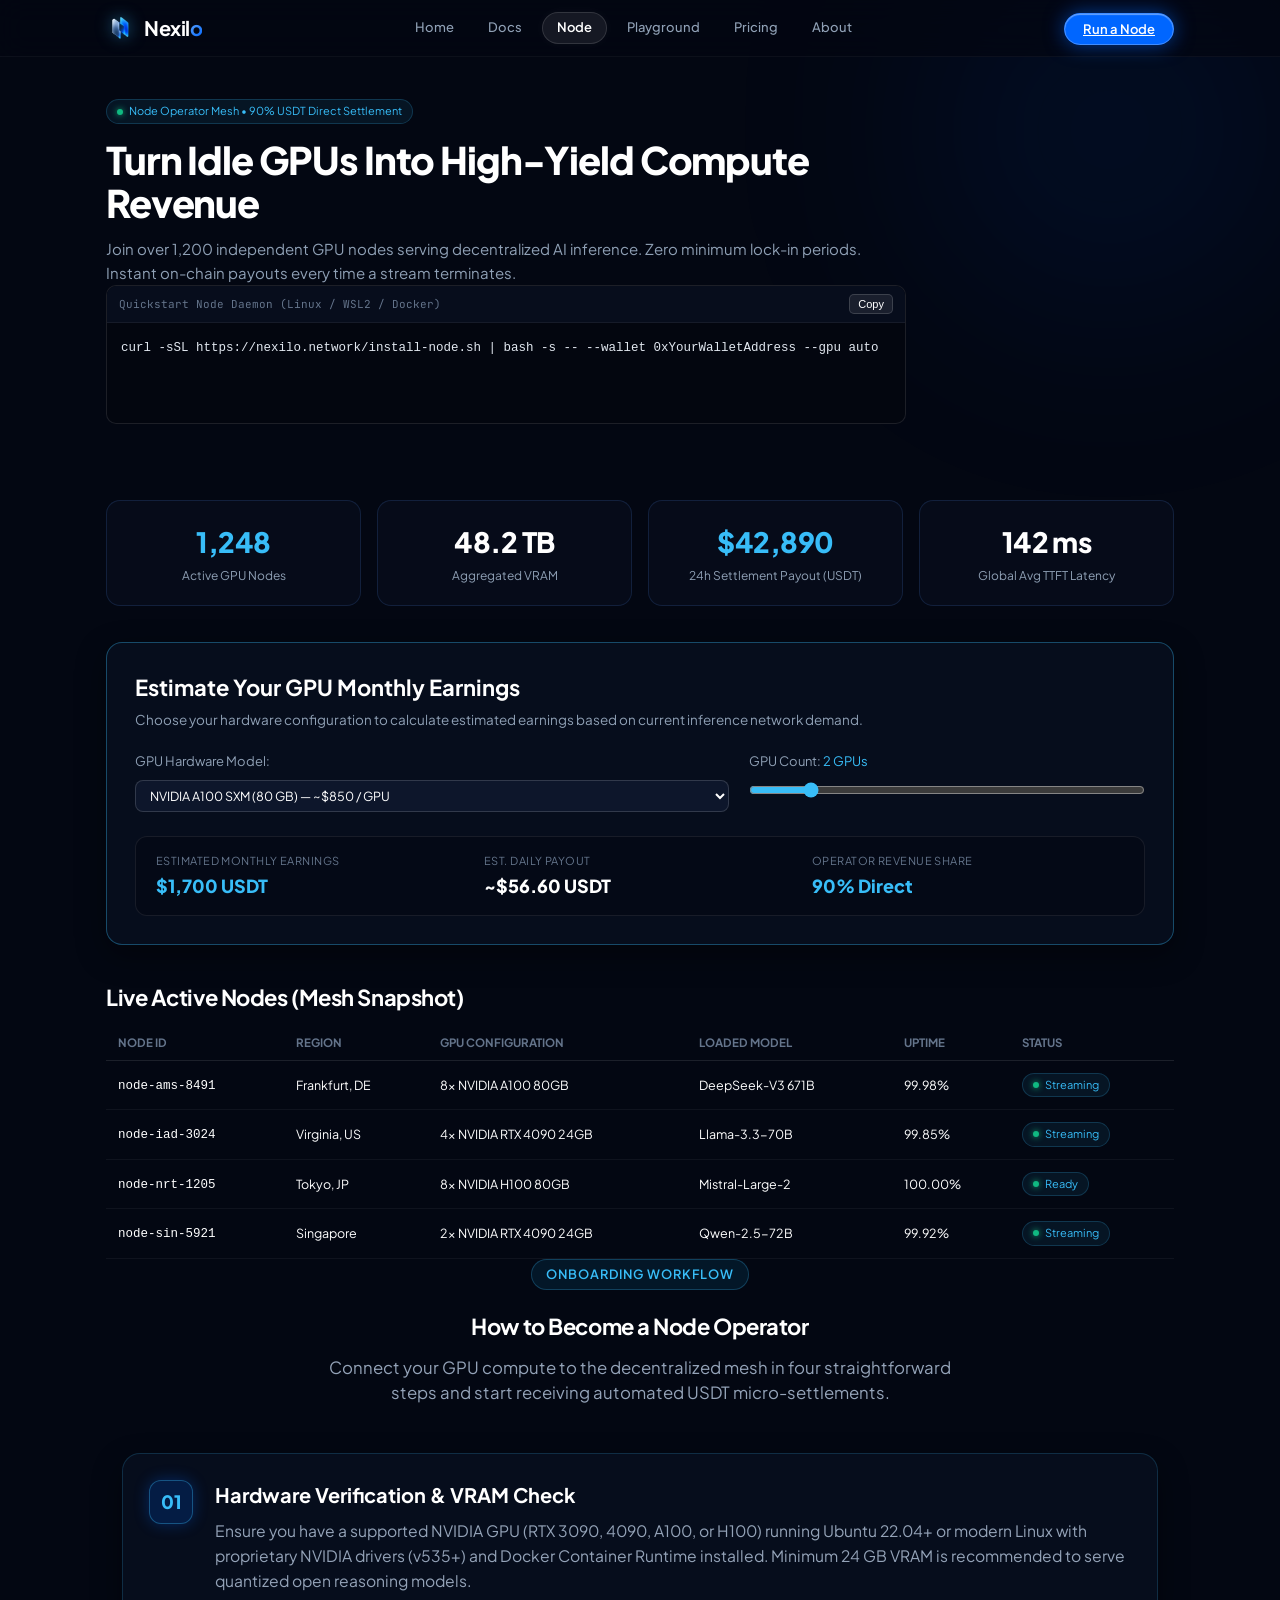
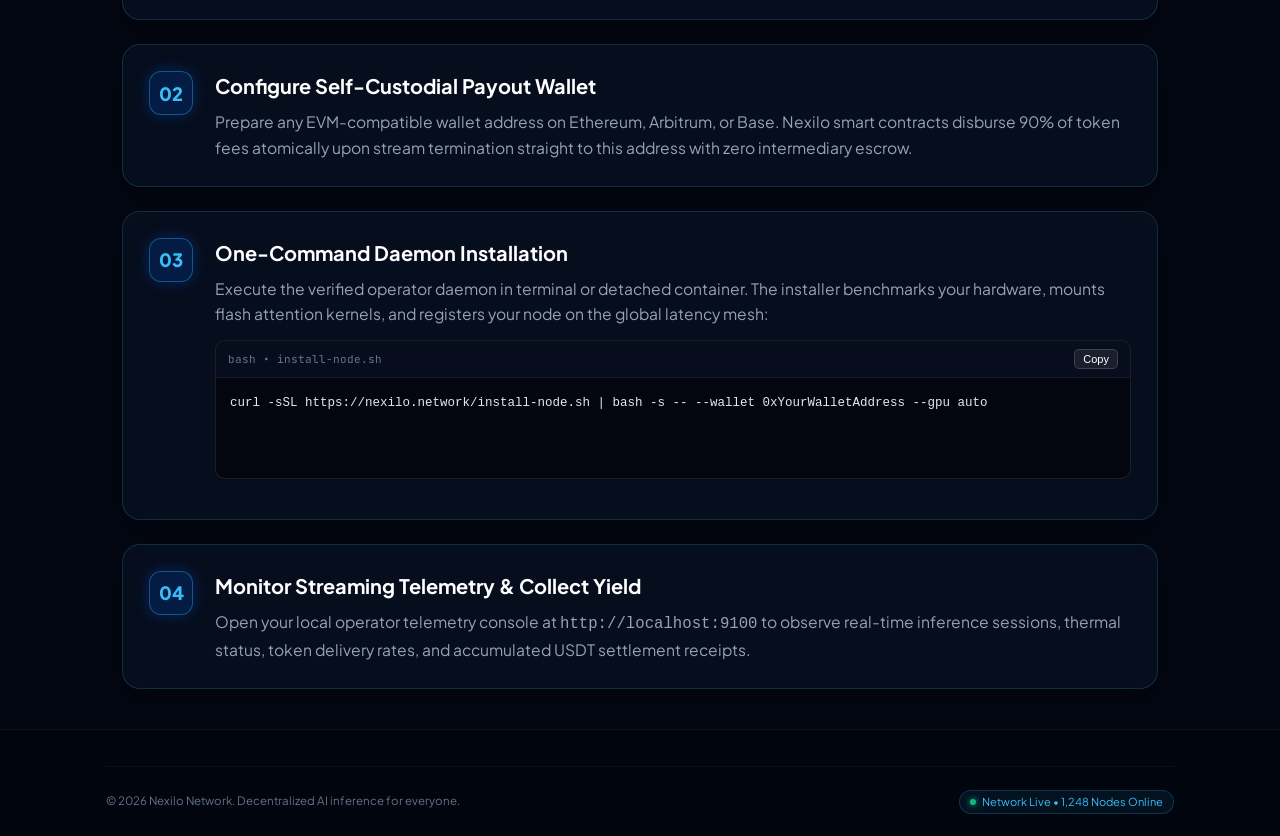
<file: node.html>
<!DOCTYPE html>
<html lang="en">
<head>
  <meta charset="UTF-8" />
  <meta name="viewport" content="width=device-width, initial-scale=1.0" />
  
  <title>Run a Node — Nexilo Decentralized GPU Network</title>
  <meta name="description" content="Share your GPU compute, serve open-weights AI models, and earn 90% USDT on all networks settlements straight to your wallet." />
  
  <!-- Open Graph / Social Tags -->
  <meta property="og:type" content="website" />
  <meta property="og:url" content="https://nexilo.network/node.html" />
  <meta property="og:title" content="Run a Node — Nexilo Decentralized GPU Network" />
  <meta property="og:description" content="Share your GPU compute, serve open-weights AI models, and earn 90% USDT on all networks settlements straight to your wallet." />
  <meta property="og:image" content="banner_nexilo.png" />
  <meta property="og:image:width" content="2048" />
  <meta property="og:image:height" content="768" />
  
  <!-- Twitter Card -->
  <meta name="twitter:card" content="summary_large_image" />
  <meta name="twitter:title" content="Run a Node — Nexilo Decentralized GPU Network" />
  <meta name="twitter:description" content="Share your GPU compute, serve open-weights AI models, and earn 90% USDT on all networks settlements straight to your wallet." />
  <meta name="twitter:image" content="banner_nexilo.png" />

  <link rel="icon" type="image/png" href="nexilo_logo_transparent.png" />
  <link rel="apple-touch-icon" href="nexilo_logo_transparent.png" />

  <link rel="preconnect" href="https://fonts.googleapis.com" />
  <link rel="preconnect" href="https://fonts.gstatic.com" crossorigin />
  <link href="https://fonts.googleapis.com/css2?family=Plus+Jakarta+Sans:wght@400;500;600;700;800&family=JetBrains+Mono:wght@400;500;600&display=swap" rel="stylesheet" />

  <link rel="stylesheet" href="styles.css" />
</head>
<body class="inner-page">
  <div class="ambient-glow glow-top-right"></div>

  <!-- Navbar -->
  <header class="navbar-wrapper">
    <div class="nav-container">
      <a href="index.html" class="brand-logo" aria-label="Nexilo Home">
        <div class="logo-icon-wrap">
          <img src="nexilo_logo_transparent.png" alt="Nexilo Logo" class="brand-icon" />
        </div>
        <span class="brand-text">Nexil<span class="gradient-o">o</span></span>
      </a>

      <nav class="nav-links" aria-label="Primary Navigation">
        <a href="index.html" class="nav-link">Home</a>
        <a href="docs.html" class="nav-link">Docs</a>
        <a href="node.html" class="nav-link active">Node</a>
        <a href="playground.html" class="nav-link">Playground</a>
        <a href="pricing.html" class="nav-link">Pricing</a>
        <a href="about.html" class="nav-link">About</a>
      </nav>

      <div class="nav-actions">
        <a href="#install" class="btn-run-node">Run a Node</a>
        <button class="mobile-toggle" onclick="toggleMobileMenu()" aria-label="Toggle Menu">
          <span></span><span></span><span></span>
        </button>
      </div>
    </div>
  </header>

  <!-- Mobile Drawer -->
  <div class="mobile-drawer" id="mobile-drawer">
    <div class="mobile-drawer-content">
      <a href="index.html" class="mobile-link" onclick="closeMobileMenu()">Home</a>
      <a href="docs.html" class="mobile-link" onclick="closeMobileMenu()">Docs</a>
      <a href="node.html" class="mobile-link active" onclick="closeMobileMenu()">Node</a>
      <a href="playground.html" class="mobile-link" onclick="closeMobileMenu()">Playground</a>
      <a href="pricing.html" class="mobile-link" onclick="closeMobileMenu()">Pricing</a>
      <a href="about.html" class="mobile-link" onclick="closeMobileMenu()">About</a>
      <a href="#install" class="btn-run-node mobile-btn" onclick="closeMobileMenu()">Run a Node</a>
    </div>
  </div>

  <main class="page-content container node-page-container">
    <!-- Hero Section -->
    <section class="inner-hero-section">
      <div class="badge-status"><span class="pulse-dot"></span> Node Operator Mesh &bull; 90% USDT Direct Settlement</div>
      <h1 class="inner-hero-title">Turn Idle GPUs Into High-Yield Compute Revenue</h1>
      <p class="inner-hero-lead">
        Join over 1,200 independent GPU nodes serving decentralized AI inference. Zero minimum lock-in periods. Instant on-chain payouts every time a stream terminates.
      </p>

      <!-- 1-Click Install Block -->
      <div class="install-block" id="install">
        <div class="terminal-container">
          <div class="terminal-bar">
            <span class="terminal-title">Quickstart Node Daemon (Linux / WSL2 / Docker)</span>
            <button class="copy-btn" onclick="copySnippet('node-install-cmd')">Copy</button>
          </div>
          <pre class="terminal-content code-block" id="node-install-cmd"><code>curl -sSL https://nexilo.network/install-node.sh | bash -s -- --wallet 0xYourWalletAddress --gpu auto</code></pre>
        </div>
      </div>
    </section>

    <!-- Telemetry Stats -->
    <section class="telemetry-stats-grid">
      <div class="stat-card">
        <div class="stat-num text-cyan">1,248</div>
        <div class="stat-desc">Active GPU Nodes</div>
      </div>
      <div class="stat-card">
        <div class="stat-num">48.2 TB</div>
        <div class="stat-desc">Aggregated VRAM</div>
      </div>
      <div class="stat-card">
        <div class="stat-num text-cyan">$42,890</div>
        <div class="stat-desc">24h Settlement Payout (USDT)</div>
      </div>
      <div class="stat-card">
        <div class="stat-num">142 ms</div>
        <div class="stat-desc">Global Avg TTFT Latency</div>
      </div>
    </section>

    <!-- Earnings Calculator -->
    <section class="calculator-section">
      <div class="calc-card">
        <h2 class="calc-heading">Estimate Your GPU Monthly Earnings</h2>
        <p class="calc-sub">Choose your hardware configuration to calculate estimated earnings based on current inference network demand.</p>

        <div class="calc-controls-grid">
          <div class="control-box">
            <label for="gpu-type-select">GPU Hardware Model:</label>
            <select id="gpu-type-select" class="select-input full-width" onchange="calculateNodeEarnings()">
              <option value="4090">NVIDIA RTX 4090 (24 GB) — ~$260 / GPU</option>
              <option value="3090">NVIDIA RTX 3090 (24 GB) — ~$190 / GPU</option>
              <option value="6000">NVIDIA RTX 6000 Ada (48 GB) — ~$480 / GPU</option>
              <option value="a100" selected>NVIDIA A100 SXM (80 GB) — ~$850 / GPU</option>
              <option value="h100">NVIDIA H100 SXM (80 GB HBM3) — ~$1,750 / GPU</option>
            </select>
          </div>

          <div class="control-box">
            <label for="gpu-count-slider">GPU Count: <span id="gpu-count-label" class="text-cyan">2 GPUs</span></label>
            <input type="range" id="gpu-count-slider" min="1" max="8" value="2" class="range-slider" oninput="calculateNodeEarnings()" />
          </div>
        </div>

        <div class="calc-results-box">
          <div class="result-item">
            <span class="res-title">Estimated Monthly Earnings</span>
            <span class="res-value text-cyan" id="est-monthly-earn">$1,700 USDT</span>
          </div>
          <div class="result-item">
            <span class="res-title">Est. Daily Payout</span>
            <span class="res-value" id="est-daily-earn">~$56.60 USDT</span>
          </div>
          <div class="result-item">
            <span class="res-title">Operator Revenue Share</span>
            <span class="res-value text-cyan">90% Direct</span>
          </div>
        </div>
      </div>
    </section>

    <!-- Live Nodes Explorer Table -->
    <section class="live-nodes-section">
      <h2 class="section-title">Live Active Nodes (Mesh Snapshot)</h2>
      <div class="models-table-wrapper">
        <table class="models-table">
          <thead>
            <tr>
              <th>Node ID</th>
              <th>Region</th>
              <th>GPU Configuration</th>
              <th>Loaded Model</th>
              <th>Uptime</th>
              <th>Status</th>
            </tr>
          </thead>
          <tbody>
            <tr>
              <td><code>node-ams-8491</code></td>
              <td>Frankfurt, DE</td>
              <td>8x NVIDIA A100 80GB</td>
              <td>DeepSeek-V3 671B</td>
              <td>99.98%</td>
              <td><span class="badge-status"><span class="pulse-dot"></span> Streaming</span></td>
            </tr>
            <tr>
              <td><code>node-iad-3024</code></td>
              <td>Virginia, US</td>
              <td>4x NVIDIA RTX 4090 24GB</td>
              <td>Llama-3.3-70B</td>
              <td>99.85%</td>
              <td><span class="badge-status"><span class="pulse-dot"></span> Streaming</span></td>
            </tr>
            <tr>
              <td><code>node-nrt-1205</code></td>
              <td>Tokyo, JP</td>
              <td>8x NVIDIA H100 80GB</td>
              <td>Mistral-Large-2</td>
              <td>100.00%</td>
              <td><span class="badge-status"><span class="pulse-dot"></span> Ready</span></td>
            </tr>
            <tr>
              <td><code>node-sin-5921</code></td>
              <td>Singapore</td>
              <td>2x NVIDIA RTX 4090 24GB</td>
              <td>Qwen-2.5-72B</td>
              <td>99.92%</td>
              <td><span class="badge-status"><span class="pulse-dot"></span> Streaming</span></td>
            </tr>
          </tbody>
        </table>
      </div>
    </section>
  
    <!-- Step by Step Setup -->
    <section class="docs-section container">
      <div style="text-align: center; max-width: 650px; margin: 0 auto 3rem auto;">
        <div class="feature-split-badge">Onboarding Workflow</div>
        <h2 class="section-title">How to Become a Node Operator</h2>
        <p class="section-subtitle" style="color: #94a3b8; font-size: 1.05rem;">
          Connect your GPU compute to the decentralized mesh in four straightforward steps and start receiving automated USDT micro-settlements.
        </p>
      </div>

      <div class="setup-steps">
        <!-- Step 1 -->
        <div class="step-card">
          <div class="step-number-badge">01</div>
          <div class="step-content">
            <h3 class="step-title">Hardware Verification &amp; VRAM Check</h3>
            <p class="step-desc">
              Ensure you have a supported NVIDIA GPU (RTX 3090, 4090, A100, or H100) running Ubuntu 22.04+ or modern Linux with proprietary NVIDIA drivers (v535+) and Docker Container Runtime installed. Minimum 24 GB VRAM is recommended to serve quantized open reasoning models.
            </p>
          </div>
        </div>

        <!-- Step 2 -->
        <div class="step-card">
          <div class="step-number-badge">02</div>
          <div class="step-content">
            <h3 class="step-title">Configure Self-Custodial Payout Wallet</h3>
            <p class="step-desc">
              Prepare any EVM-compatible wallet address on Ethereum, Arbitrum, or Base. Nexilo smart contracts disburse 90% of token fees atomically upon stream termination straight to this address with zero intermediary escrow.
            </p>
          </div>
        </div>

        <!-- Step 3 -->
        <div class="step-card">
          <div class="step-number-badge">03</div>
          <div class="step-content">
            <h3 class="step-title">One-Command Daemon Installation</h3>
            <p class="step-desc">
              Execute the verified operator daemon in terminal or detached container. The installer benchmarks your hardware, mounts flash attention kernels, and registers your node on the global latency mesh:
            </p>
            <div class="terminal-container" style="margin-top: 14px;">
              <div class="terminal-bar">
                <span class="terminal-title">bash &bull; install-node.sh</span>
                <button class="copy-btn" onclick="copySnippet('daemon-inline-cmd')">Copy</button>
              </div>
              <pre class="terminal-content code-block" id="daemon-inline-cmd"><code>curl -sSL https://nexilo.network/install-node.sh | bash -s -- --wallet 0xYourWalletAddress --gpu auto</code></pre>
            </div>
          </div>
        </div>

        <!-- Step 4 -->
        <div class="step-card">
          <div class="step-number-badge">04</div>
          <div class="step-content">
            <h3 class="step-title">Monitor Streaming Telemetry &amp; Collect Yield</h3>
            <p class="step-desc">
              Open your local operator telemetry console at <code>http://localhost:9100</code> to observe real-time inference sessions, thermal status, token delivery rates, and accumulated USDT settlement receipts.
            </p>
          </div>
        </div>
      </div>
    </section>
  </main>

  <!-- Footer -->
  <footer class="site-footer">
    <div class="container footer-container">
      <div class="footer-bottom">
        <p class="copyright">&copy; 2026 Nexilo Network. Decentralized AI inference for everyone.</p>
        <div class="social-share-preview-info">
          <span class="badge-status"><span class="pulse-dot"></span> Network Live &bull; 1,248 Nodes Online</span>
        </div>
      </div>
    </div>
  </footer>

  <script src="app.js"></script>
</body>
</html>
</file>
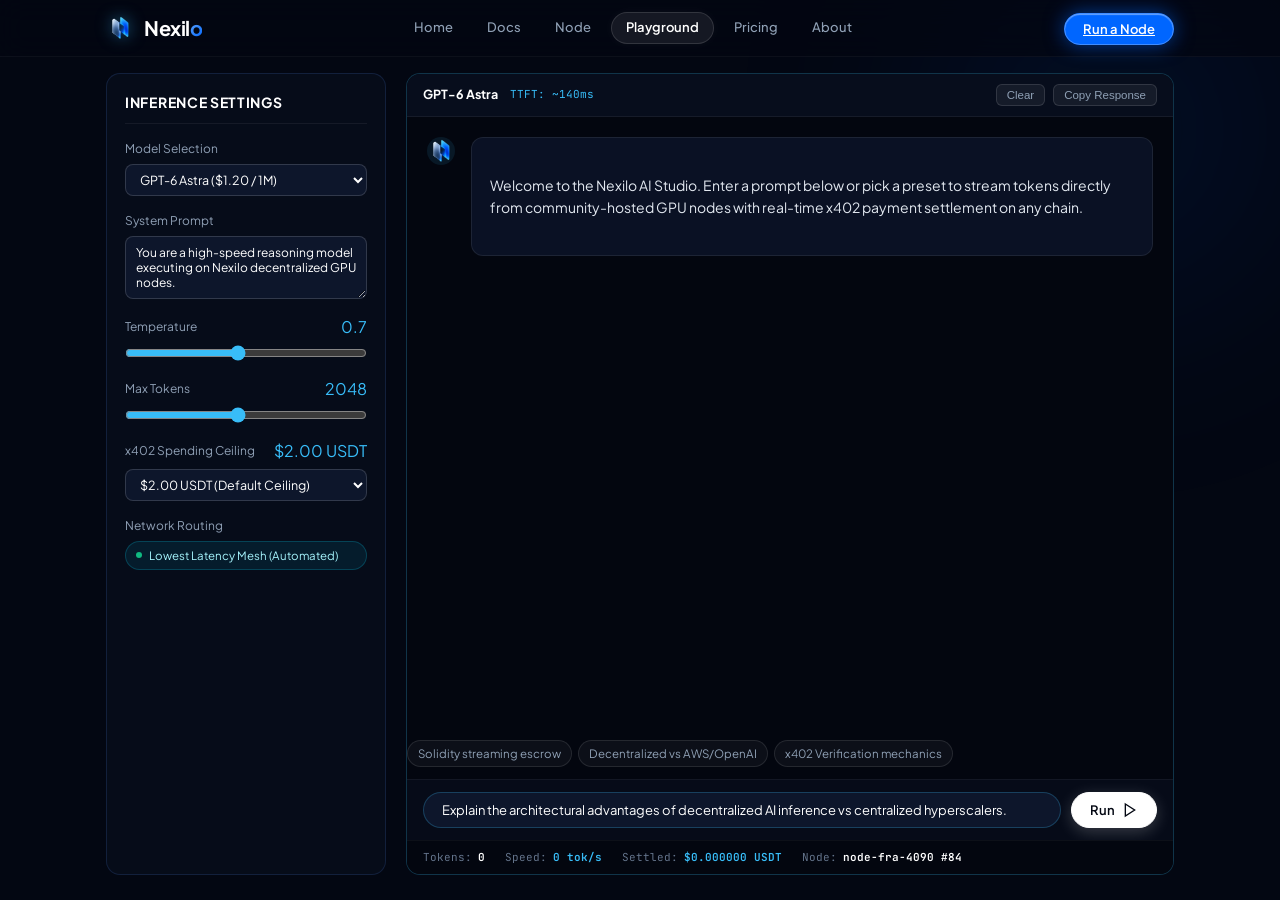
<file: playground.html>
<!DOCTYPE html>
<html lang="en">
<head>
  <meta charset="UTF-8" />
  <meta name="viewport" content="width=device-width, initial-scale=1.0" />
  
  <title>AI Studio & Playground — Nexilo Decentralized Inference</title>
  <meta name="description" content="Test real-time streaming AI inference on open models with micro-metered x402 settlement." />
  
  <!-- Open Graph / Social Tags -->
  <meta property="og:type" content="website" />
  <meta property="og:url" content="https://nexilo.network/playground.html" />
  <meta property="og:title" content="AI Studio & Playground — Nexilo Decentralized Inference" />
  <meta property="og:description" content="Test real-time streaming AI inference on open models with micro-metered x402 settlement." />
  <meta property="og:image" content="banner_nexilo.png" />
  <meta property="og:image:width" content="2048" />
  <meta property="og:image:height" content="768" />
  
  <!-- Twitter Card -->
  <meta name="twitter:card" content="summary_large_image" />
  <meta name="twitter:title" content="AI Studio & Playground — Nexilo Decentralized Inference" />
  <meta name="twitter:description" content="Test real-time streaming AI inference on open models with micro-metered x402 settlement." />
  <meta name="twitter:image" content="banner_nexilo.png" />

  <link rel="icon" type="image/png" href="nexilo_logo_transparent.png" />
  <link rel="apple-touch-icon" href="nexilo_logo_transparent.png" />

  <link rel="preconnect" href="https://fonts.googleapis.com" />
  <link rel="preconnect" href="https://fonts.gstatic.com" crossorigin />
  <link href="https://fonts.googleapis.com/css2?family=Plus+Jakarta+Sans:wght@400;500;600;700;800&family=JetBrains+Mono:wght@400;500;600&display=swap" rel="stylesheet" />

  <link rel="stylesheet" href="styles.css" />
</head>
<body class="inner-page playground-page-body">
  <div class="ambient-glow glow-top-right"></div>

  <!-- Navbar -->
  <header class="navbar-wrapper">
    <div class="nav-container">
      <a href="index.html" class="brand-logo" aria-label="Nexilo Home">
        <div class="logo-icon-wrap">
          <img src="nexilo_logo_transparent.png" alt="Nexilo Logo" class="brand-icon" />
        </div>
        <span class="brand-text">Nexil<span class="gradient-o">o</span></span>
      </a>

      <nav class="nav-links" aria-label="Primary Navigation">
        <a href="index.html" class="nav-link">Home</a>
        <a href="docs.html" class="nav-link">Docs</a>
        <a href="node.html" class="nav-link">Node</a>
        <a href="playground.html" class="nav-link active">Playground</a>
        <a href="pricing.html" class="nav-link">Pricing</a>
        <a href="about.html" class="nav-link">About</a>
      </nav>

      <div class="nav-actions">
        <a href="node.html" class="btn-run-node">Run a Node</a>
        <button class="mobile-toggle" onclick="toggleMobileMenu()" aria-label="Toggle Menu">
          <span></span><span></span><span></span>
        </button>
      </div>
    </div>
  </header>

  <!-- Mobile Drawer -->
  <div class="mobile-drawer" id="mobile-drawer">
    <div class="mobile-drawer-content">
      <a href="index.html" class="mobile-link" onclick="closeMobileMenu()">Home</a>
      <a href="docs.html" class="mobile-link" onclick="closeMobileMenu()">Docs</a>
      <a href="node.html" class="mobile-link" onclick="closeMobileMenu()">Node</a>
      <a href="playground.html" class="mobile-link active" onclick="closeMobileMenu()">Playground</a>
      <a href="pricing.html" class="mobile-link" onclick="closeMobileMenu()">Pricing</a>
      <a href="about.html" class="mobile-link" onclick="closeMobileMenu()">About</a>
      <a href="node.html" class="btn-run-node mobile-btn" onclick="closeMobileMenu()">Run a Node</a>
    </div>
  </div>

  <main class="playground-layout container">
    <!-- Studio Sidebar Parameters -->
    <aside class="playground-sidebar">
      <h3 class="studio-heading">Inference Settings</h3>

      <div class="studio-control">
        <label for="studio-model">Model Selection</label>
        <select id="studio-model" class="select-input full-width" onchange="switchStudioModel()">
          <option value="gpt6">GPT-6 Astra ($1.20 / 1M)</option>
          <option value="claude5">Claude Opus 5.5 ($1.00 / 1M)</option>
          <option value="deepseek4">DeepSeek-V4 Pro ($0.50 / 1M)</option>
          <option value="gemini3">Gemini 3.8 Flash ($0.40 / 1M)</option>
        </select>
      </div>

      <div class="studio-control">
        <label for="studio-system-prompt">System Prompt</label>
        <textarea id="studio-system-prompt" class="textarea-input" rows="3">You are a high-speed reasoning model executing on Nexilo decentralized GPU nodes.</textarea>
      </div>

      <div class="studio-control">
        <div class="label-with-val">
          <label for="studio-temperature">Temperature</label>
          <span id="temp-val" class="text-cyan">0.7</span>
        </div>
        <input type="range" id="studio-temperature" min="0.0" max="1.5" step="0.1" value="0.7" class="range-slider" oninput="document.getElementById('temp-val').innerText = this.value" />
      </div>

      <div class="studio-control">
        <div class="label-with-val">
          <label for="studio-max-tokens">Max Tokens</label>
          <span id="tokens-val" class="text-cyan">2048</span>
        </div>
        <input type="range" id="studio-max-tokens" min="256" max="4096" step="256" value="2048" class="range-slider" oninput="document.getElementById('tokens-val').innerText = this.value" />
      </div>

      <div class="studio-control">
        <div class="label-with-val">
          <label for="studio-ceiling">x402 Spending Ceiling</label>
          <span id="ceiling-val" class="text-cyan">$2.00 USDT</span>
        </div>
        <select id="studio-ceiling" class="select-input full-width">
          <option value="0.50">$0.50 USDT (Test Quota)</option>
          <option value="2.00" selected>$2.00 USDT (Default Ceiling)</option>
          <option value="10.00">$10.00 USDT (High Volume)</option>
        </select>
      </div>

      <div class="studio-control">
        <label>Network Routing</label>
        <div class="telemetry-pill">
          <span class="dot-green"></span>
          <span>Lowest Latency Mesh (Automated)</span>
        </div>
      </div>
    </aside>

    <!-- Studio Chat / Streaming Screen -->
    <div class="playground-stage">
      <div class="stage-header">
        <div class="stage-model-info">
          <span class="model-badge" id="active-model-title">GPT-6 Astra</span>
          <span class="latency-indicator" id="latency-val">TTFT: ~140ms</span>
        </div>
        <div class="stage-actions">
          <button class="action-btn" onclick="clearStudioChat()">Clear</button>
          <button class="action-btn" onclick="copyStudioOutput()">Copy Response</button>
        </div>
      </div>

      <!-- Messages / Streaming Output -->
      <div class="studio-chat-display" id="studio-chat-display">
        <div class="chat-message assistant">
          <div class="msg-avatar">
            <img src="nexilo_logo_transparent.png" alt="Nexilo" />
          </div>
          <div class="msg-body" id="studio-output-text">
Welcome to the Nexilo AI Studio. Enter a prompt below or pick a preset to stream tokens directly from community-hosted GPU nodes with real-time x402 payment settlement on any chain.
          </div>
        </div>
      </div>

      <!-- Quick suggestions -->
      <div class="prompt-suggestions">
        <span class="suggestion-chip" onclick="setStudioPrompt('Write a smart contract in Solidity for decentralized token streaming escrow.')">
          Solidity streaming escrow
        </span>
        <span class="suggestion-chip" onclick="setStudioPrompt('Explain the architectural advantages of decentralized AI inference vs centralized hyperscalers.')">
          Decentralized vs AWS/OpenAI
        </span>
        <span class="suggestion-chip" onclick="setStudioPrompt('How does the x402 protocol verify delivered tokens before releasing USDT?')">
          x402 Verification mechanics
        </span>
      </div>

      <!-- Input Bar -->
      <div class="studio-input-bar">
        <input type="text" id="studio-prompt-input" class="text-input" placeholder="Ask anything to stream from decentralized GPU nodes..." value="Explain the architectural advantages of decentralized AI inference vs centralized hyperscalers." />
        <button class="btn-primary" id="btn-studio-run" onclick="runStudioStream()">
          <span>Run</span>
          <svg width="16" height="16" viewBox="0 0 24 24" fill="none" stroke="currentColor" stroke-width="2">
            <polygon points="5 3 19 12 5 21 5 3"></polygon>
          </svg>
        </button>
      </div>

      <!-- Telemetry Bar -->
      <div class="studio-telemetry-bar">
        <div class="tele-item">
          <span class="tele-label">Tokens:</span>
          <span class="tele-val" id="studio-tokens-counter">0</span>
        </div>
        <div class="tele-item">
          <span class="tele-label">Speed:</span>
          <span class="tele-val text-cyan" id="studio-speed-counter">0 tok/s</span>
        </div>
        <div class="tele-item">
          <span class="tele-label">Settled:</span>
          <span class="tele-val text-cyan" id="studio-settled-cost">$0.000000 USDT</span>
        </div>
        <div class="tele-item">
          <span class="tele-label">Node:</span>
          <span class="tele-val" id="studio-node-id">node-fra-4090 #84</span>
        </div>
      </div>
    </div>
  </main>

  <script src="app.js"></script>
</body>
</html>
</file>
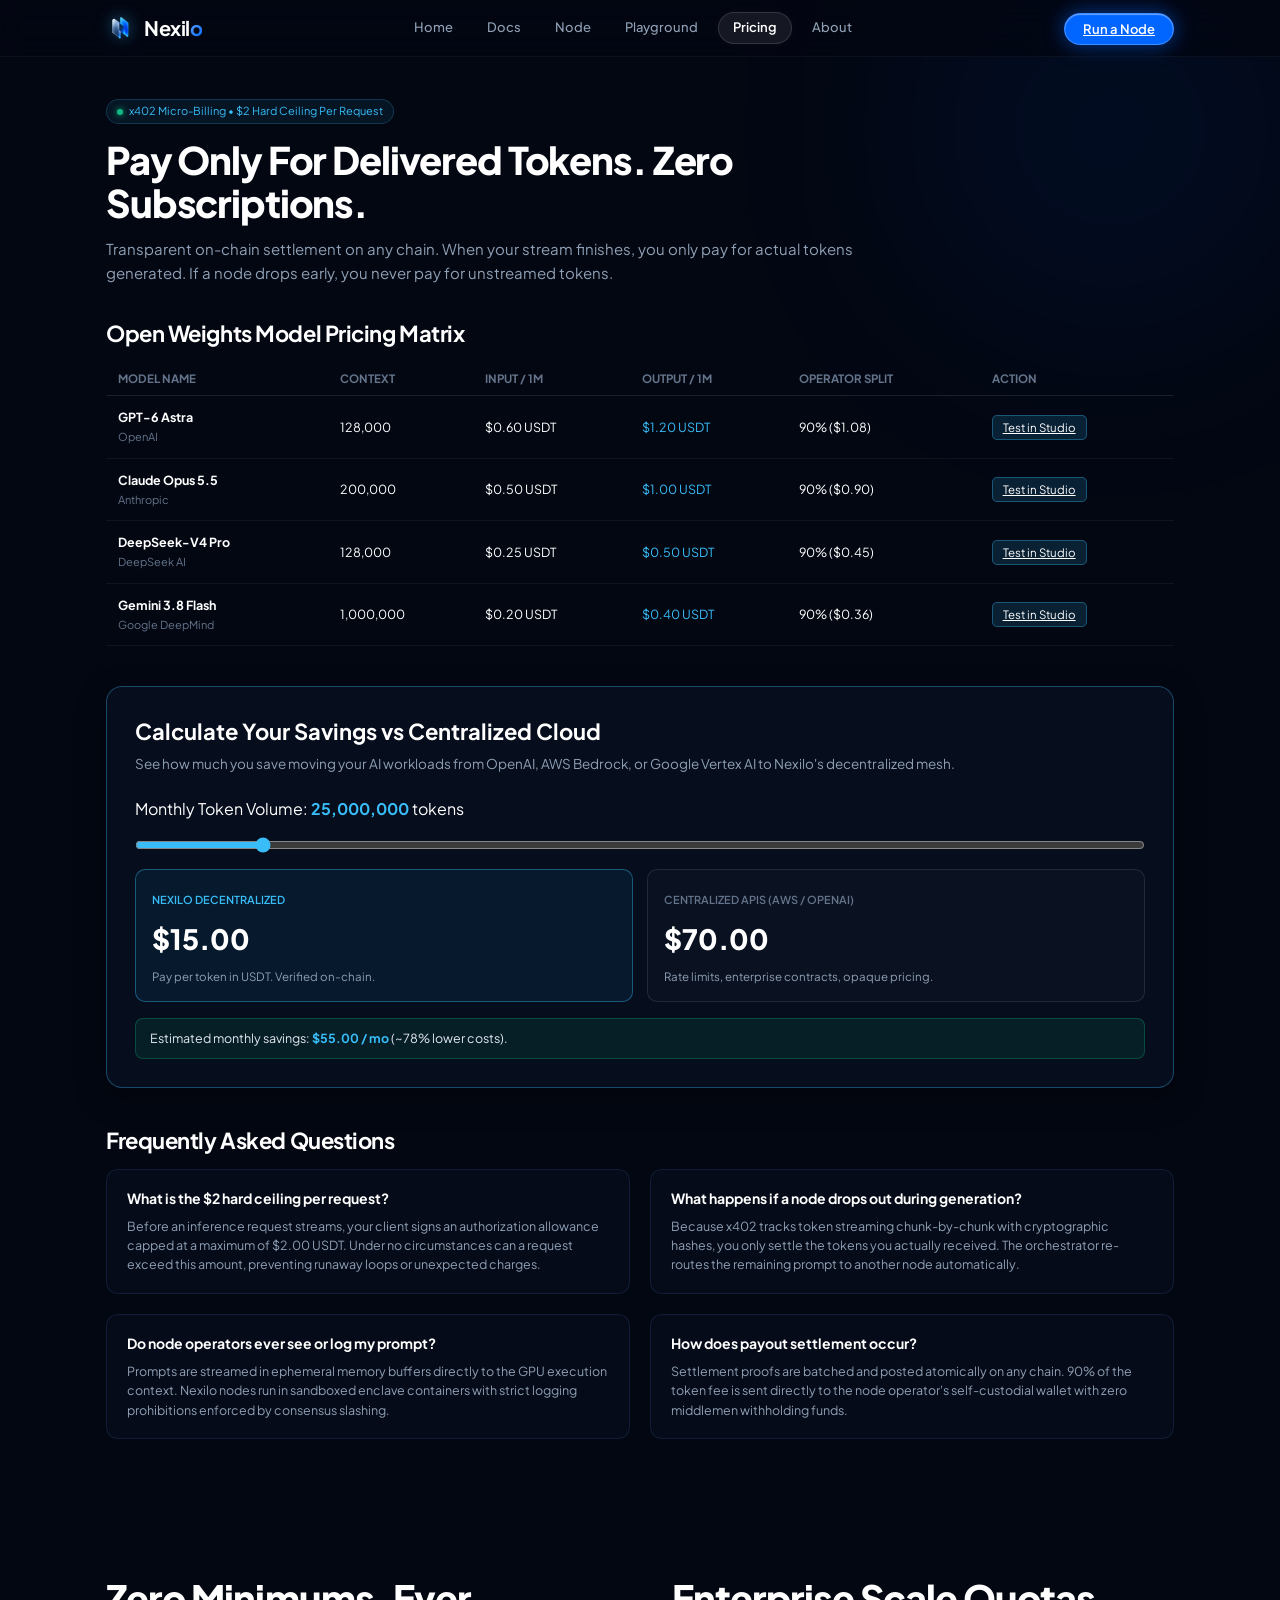
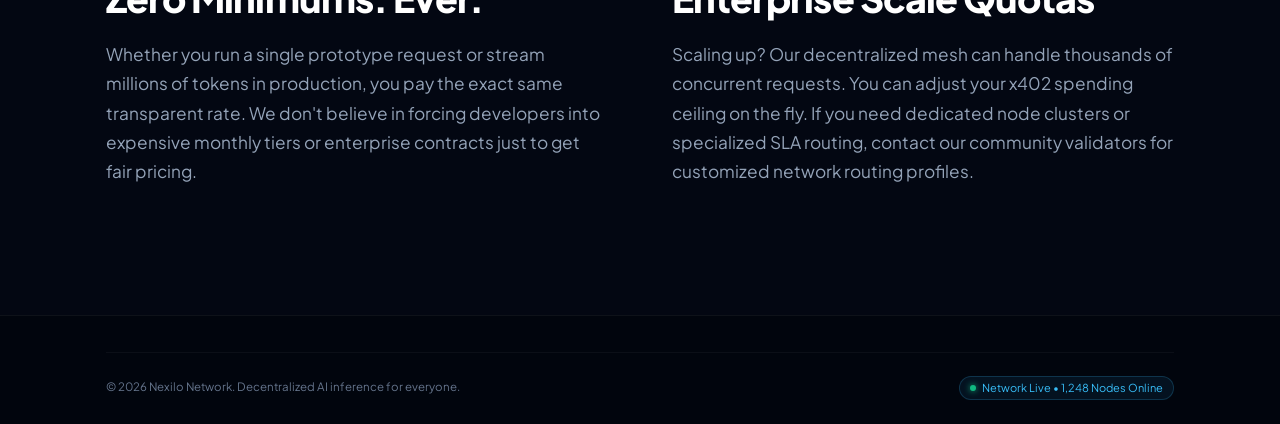
<file: pricing.html>
<!DOCTYPE html>
<html lang="en">
<head>
  <meta charset="UTF-8" />
  <meta name="viewport" content="width=device-width, initial-scale=1.0" />
  
  <title>Pricing — Nexilo Decentralized AI Inference</title>
  <meta name="description" content="Transparent, token-by-token pricing in USDT. Zero monthly minimums. 90% direct settlement to GPU node operators." />
  
  <!-- Open Graph / Social Tags -->
  <meta property="og:type" content="website" />
  <meta property="og:url" content="https://nexilo.network/pricing.html" />
  <meta property="og:title" content="Pricing — Nexilo Decentralized AI Inference" />
  <meta property="og:description" content="Transparent, token-by-token pricing in USDT. Zero monthly minimums. 90% direct settlement to GPU node operators." />
  <meta property="og:image" content="banner_nexilo.png" />
  <meta property="og:image:width" content="2048" />
  <meta property="og:image:height" content="768" />
  
  <!-- Twitter Card -->
  <meta name="twitter:card" content="summary_large_image" />
  <meta name="twitter:title" content="Pricing — Nexilo Decentralized AI Inference" />
  <meta name="twitter:description" content="Transparent, token-by-token pricing in USDT. Zero monthly minimums. 90% direct settlement to GPU node operators." />
  <meta name="twitter:image" content="banner_nexilo.png" />

  <link rel="icon" type="image/png" href="nexilo_logo_transparent.png" />
  <link rel="apple-touch-icon" href="nexilo_logo_transparent.png" />

  <link rel="preconnect" href="https://fonts.googleapis.com" />
  <link rel="preconnect" href="https://fonts.gstatic.com" crossorigin />
  <link href="https://fonts.googleapis.com/css2?family=Plus+Jakarta+Sans:wght@400;500;600;700;800&family=JetBrains+Mono:wght@400;500;600&display=swap" rel="stylesheet" />

  <link rel="stylesheet" href="styles.css" />
</head>
<body class="inner-page">
  <div class="ambient-glow glow-top-right"></div>

  <!-- Navbar -->
  <header class="navbar-wrapper">
    <div class="nav-container">
      <a href="index.html" class="brand-logo" aria-label="Nexilo Home">
        <div class="logo-icon-wrap">
          <img src="nexilo_logo_transparent.png" alt="Nexilo Logo" class="brand-icon" />
        </div>
        <span class="brand-text">Nexil<span class="gradient-o">o</span></span>
      </a>

      <nav class="nav-links" aria-label="Primary Navigation">
        <a href="index.html" class="nav-link">Home</a>
        <a href="docs.html" class="nav-link">Docs</a>
        <a href="node.html" class="nav-link">Node</a>
        <a href="playground.html" class="nav-link">Playground</a>
        <a href="pricing.html" class="nav-link active">Pricing</a>
        <a href="about.html" class="nav-link">About</a>
      </nav>

      <div class="nav-actions">
        <a href="node.html" class="btn-run-node">Run a Node</a>
        <button class="mobile-toggle" onclick="toggleMobileMenu()" aria-label="Toggle Menu">
          <span></span><span></span><span></span>
        </button>
      </div>
    </div>
  </header>

  <!-- Mobile Drawer -->
  <div class="mobile-drawer" id="mobile-drawer">
    <div class="mobile-drawer-content">
      <a href="index.html" class="mobile-link" onclick="closeMobileMenu()">Home</a>
      <a href="docs.html" class="mobile-link" onclick="closeMobileMenu()">Docs</a>
      <a href="node.html" class="mobile-link" onclick="closeMobileMenu()">Node</a>
      <a href="playground.html" class="mobile-link" onclick="closeMobileMenu()">Playground</a>
      <a href="pricing.html" class="mobile-link active" onclick="closeMobileMenu()">Pricing</a>
      <a href="about.html" class="mobile-link" onclick="closeMobileMenu()">About</a>
      <a href="node.html" class="btn-run-node mobile-btn" onclick="closeMobileMenu()">Run a Node</a>
    </div>
  </div>

  <main class="page-content container">
    <!-- Hero Section -->
    <section class="inner-hero-section">
      <div class="badge-status"><span class="pulse-dot"></span> x402 Micro-Billing &bull; $2 Hard Ceiling Per Request</div>
      <h1 class="inner-hero-title">Pay Only For Delivered Tokens. Zero Subscriptions.</h1>
      <p class="inner-hero-lead">
        Transparent on-chain settlement on any chain. When your stream finishes, you only pay for actual tokens generated. If a node drops early, you never pay for unstreamed tokens.
      </p>
    </section>

    <!-- Pricing Table -->
    <section class="docs-section">
      <h2 class="section-title">Open Weights Model Pricing Matrix</h2>
      <div class="models-table-wrapper">
        <table class="models-table">
          <thead>
            <tr>
              <th>Model Name</th>
              <th>Context</th>
              <th>Input / 1M</th>
              <th>Output / 1M</th>
              <th>Operator Split</th>
              <th>Action</th>
            </tr>
          </thead>
          <tbody>
            <tr>
              <td><strong>GPT-6 Astra</strong><br><span class="muted">OpenAI</span></td>
              <td>128,000</td>
              <td>$0.60 USDT</td>
              <td class="text-cyan">$1.20 USDT</td>
              <td>90% ($1.08)</td>
              <td><a href="playground.html" class="table-btn">Test in Studio</a></td>
            </tr>
            <tr>
              <td><strong>Claude Opus 5.5</strong><br><span class="muted">Anthropic</span></td>
              <td>200,000</td>
              <td>$0.50 USDT</td>
              <td class="text-cyan">$1.00 USDT</td>
              <td>90% ($0.90)</td>
              <td><a href="playground.html" class="table-btn">Test in Studio</a></td>
            </tr>
            <tr>
              <td><strong>DeepSeek-V4 Pro</strong><br><span class="muted">DeepSeek AI</span></td>
              <td>128,000</td>
              <td>$0.25 USDT</td>
              <td class="text-cyan">$0.50 USDT</td>
              <td>90% ($0.45)</td>
              <td><a href="playground.html" class="table-btn">Test in Studio</a></td>
            </tr>
            <tr>
              <td><strong>Gemini 3.8 Flash</strong><br><span class="muted">Google DeepMind</span></td>
              <td>1,000,000</td>
              <td>$0.20 USDT</td>
              <td class="text-cyan">$0.40 USDT</td>
              <td>90% ($0.36)</td>
              <td><a href="playground.html" class="table-btn">Test in Studio</a></td>
            </tr>
          </tbody>
        </table>
      </div>
    </section>

    <!-- Interactive Cost Savings Calculator -->
    <section class="calculator-section">
      <div class="calc-card">
        <h2 class="calc-heading">Calculate Your Savings vs Centralized Cloud</h2>
        <p class="calc-sub">See how much you save moving your AI workloads from OpenAI, AWS Bedrock, or Google Vertex AI to Nexilo's decentralized mesh.</p>

        <div class="pricing-calc-box">
          <label for="token-slider-page">Monthly Token Volume: <strong id="page-token-display" class="slider-val">25,000,000</strong> tokens</label>
          <input type="range" id="token-slider-page" min="1000000" max="200000000" step="1000000" value="25000000" oninput="updatePagePricingCalc()" class="range-slider" />
          
          <div class="price-comparison-grid">
            <div class="comparison-card nexilo-card">
              <span class="compare-badge">Nexilo Decentralized</span>
              <div class="compare-price" id="page-nexilo-cost">$15.00</div>
              <p class="compare-sub">Pay per token in USDT. Verified on-chain.</p>
            </div>
            <div class="comparison-card legacy-card">
              <span class="compare-badge muted">Centralized APIs (AWS / OpenAI)</span>
              <div class="compare-price" id="page-legacy-cost">$70.00</div>
              <p class="compare-sub">Rate limits, enterprise contracts, opaque pricing.</p>
            </div>
          </div>
          <div class="savings-alert">
            Estimated monthly savings: <strong id="page-savings-amount" class="text-cyan">$55.00 / mo</strong> (~78% lower costs).
          </div>
        </div>
      </div>
    </section>

    <!-- FAQ Section -->
    <section class="docs-section faq-section">
      <h2 class="section-title">Frequently Asked Questions</h2>
      <div class="faq-grid">
        <div class="faq-item">
          <h4 class="faq-q">What is the $2 hard ceiling per request?</h4>
          <p class="faq-a">
            Before an inference request streams, your client signs an authorization allowance capped at a maximum of $2.00 USDT. Under no circumstances can a request exceed this amount, preventing runaway loops or unexpected charges.
          </p>
        </div>
        <div class="faq-item">
          <h4 class="faq-q">What happens if a node drops out during generation?</h4>
          <p class="faq-a">
            Because x402 tracks token streaming chunk-by-chunk with cryptographic hashes, you only settle the tokens you actually received. The orchestrator re-routes the remaining prompt to another node automatically.
          </p>
        </div>
        <div class="faq-item">
          <h4 class="faq-q">Do node operators ever see or log my prompt?</h4>
          <p class="faq-a">
            Prompts are streamed in ephemeral memory buffers directly to the GPU execution context. Nexilo nodes run in sandboxed enclave containers with strict logging prohibitions enforced by consensus slashing.
          </p>
        </div>
        <div class="faq-item">
          <h4 class="faq-q">How does payout settlement occur?</h4>
          <p class="faq-a">
            Settlement proofs are batched and posted atomically on any chain. 90% of the token fee is sent directly to the node operator's self-custodial wallet with zero middlemen withholding funds.
          </p>
        </div>
      </div>
    </section>
  
    <!-- Deep Dive Features -->
    <section class="feature-split-section container">
      <div class="feature-split-row">
        <div class="feature-split-content">
          <h2 class="feature-split-title">Zero Minimums. Ever.</h2>
          <p class="feature-split-desc">
            Whether you run a single prototype request or stream millions of tokens in production, you pay the exact same transparent rate. We don't believe in forcing developers into expensive monthly tiers or enterprise contracts just to get fair pricing.
          </p>
        </div>
        <div class="feature-split-content">
          <h2 class="feature-split-title">Enterprise Scale Quotas</h2>
          <p class="feature-split-desc">
            Scaling up? Our decentralized mesh can handle thousands of concurrent requests. You can adjust your x402 spending ceiling on the fly. If you need dedicated node clusters or specialized SLA routing, contact our community validators for customized network routing profiles.
          </p>
        </div>
      </div>
    </section>

  </main>

  <!-- Footer -->
  <footer class="site-footer">
    <div class="container footer-container">
      <div class="footer-bottom">
        <p class="copyright">&copy; 2026 Nexilo Network. Decentralized AI inference for everyone.</p>
        <div class="social-share-preview-info">
          <span class="badge-status"><span class="pulse-dot"></span> Network Live &bull; 1,248 Nodes Online</span>
        </div>
      </div>
    </div>
  </footer>

  <script src="app.js"></script>
</body>
</html>
</file>
<file: styles.css>
/* =====================================================================
  NEXILO DESIGN SYSTEM & STYLESHEET
  100% Pixel-faithful recreation of Nexilo Decentralized AI Inference
  ===================================================================== */

:root {
 --color-bg-base: #030712;
 --color-bg-surface: rgba(8, 14, 28, 0.75);
 --color-bg-card: rgba(7, 13, 27, 0.7);
 --color-text-main: #ffffff;
 --color-text-muted: #8fa0b5;
 --color-text-dim: #64748b;
 --color-accent-blue: #0066ff;
 --color-accent-cyan: #38bdf8;
 --color-accent-glow: rgba(0, 102, 255, 0.45);
 --color-border-subtle: rgba(255, 255, 255, 0.1);
 --color-border-card: rgba(35, 58, 102, 0.45);

 --font-sans: 'Plus Jakarta Sans', system-ui, -apple-system, BlinkMacSystemFont, 'Segoe UI', Roboto, sans-serif;
 --font-mono: 'JetBrains Mono', 'Fira Code', monospace;

 --container-max-w: 1100px;
 --transition-fast: 0.2s cubic-bezier(0.16, 1, 0.3, 1);
 --transition-smooth: 0.3s cubic-bezier(0.16, 1, 0.3, 1);
}

/* Global Reset */
*, *::before, *::after {
 box-sizing: border-box;
 margin: 0;
 padding: 0;
}

html {
 font-family: var(--font-sans);
 background-color: var(--color-bg-base);
 color: var(--color-text-main);
 scroll-behavior: smooth;
 text-rendering: optimizeLegibility;
 -webkit-font-smoothing: antialiased;
 -moz-osx-font-smoothing: grayscale;
}

body {
 background-color: var(--color-bg-base);
 min-height: 100vh;
 position: relative;
 overflow-x: hidden;
 line-height: 1.5;
}

/* Custom WebKit Scrollbar */
::-webkit-scrollbar {
 width: 10px;
 height: 10px;
}

::-webkit-scrollbar-track {
 background: var(--color-bg-base);
 border-left: 1px solid rgba(255, 255, 255, 0.05);
}

::-webkit-scrollbar-thumb {
 background: rgba(255, 255, 255, 0.15);
 border-radius: 6px;
 border: 2px solid var(--color-bg-base);
}

::-webkit-scrollbar-thumb:hover {
 background: rgba(255, 255, 255, 0.3);
}

/* Ambient Background Lights */
.ambient-glow {
 position: fixed;
 pointer-events: none;
 border-radius: 50%;
 filter: blur(120px);
 z-index: 0;
 opacity: 0.55;
}

.glow-top-right {
 top: -120px;
 right: -80px;
 width: 500px;
 height: 500px;
 background: radial-gradient(circle, rgba(0, 102, 255, 0.28) 0%, rgba(2, 6, 23, 0) 70%);
}

.glow-center-hero {
 top: 8%;
 left: 62%;
 transform: translateX(-50%);
 width: 550px;
 height: 380px;
 background: radial-gradient(circle, rgba(14, 165, 233, 0.18) 0%, rgba(2, 6, 23, 0) 75%);
}

/* Container */
.container {
 max-width: var(--container-max-w);
 margin: 0 auto;
 padding: 0 16px;
 position: relative;
 z-index: 2;
}

/* =====================================================================
  NAVBAR
  ===================================================================== */
.navbar-wrapper {
 position: sticky;
 top: 0;
 left: 0;
 width: 100%;
 z-index: 100;
 padding: 12px 0;
 background: rgba(3, 7, 18, 0.7);
 backdrop-filter: blur(14px);
 -webkit-backdrop-filter: blur(14px);
 border-bottom: 1px solid rgba(255, 255, 255, 0.04);
}

.nav-container {
 max-width: var(--container-max-w);
 margin: 0 auto;
 padding: 0 16px;
 display: flex;
 align-items: center;
 justify-content: space-between;
}

/* Brand */
.brand-logo {
 display: flex;
 align-items: center;
 gap: 10px;
 text-decoration: none;
 color: var(--color-text-main);
 user-select: none;
}

.logo-icon-wrap {
 width: 28px;
 height: 28px;
 display: flex;
 align-items: center;
 justify-content: center;
 position: relative;
}

.logo-icon-wrap.sm {
 width: 24px;
 height: 24px;
}

.brand-icon {
 width: 100%;
 height: 100%;
 object-fit: contain;
 filter: drop-shadow(0 0 8px rgba(56, 189, 248, 0.6));
}

.brand-text {
 font-size: 20px;
 font-weight: 700;
 letter-spacing: -0.025em;
 color: #ffffff;
}

.gradient-o {
 background: linear-gradient(135deg, #60a5fa 20%, #0066ff 90%);
 -webkit-background-clip: text;
 -webkit-text-fill-color: transparent;
 display: inline-block;
}

/* Desktop Nav Links */
.nav-links {
 display: flex;
 align-items: center;
 gap: 6px;
}

.nav-link {
 text-decoration: none;
 font-size: 13px;
 font-weight: 500;
 color: var(--color-text-muted);
 padding: 5px 14px;
 border-radius: 9999px;
 transition: all var(--transition-fast);
}

.nav-link:hover {
 color: #ffffff;
}

.nav-link.active {
 background: rgba(255, 255, 255, 0.08);
 border: 1px solid rgba(255, 255, 255, 0.12);
 color: #ffffff;
 font-weight: 600;
 box-shadow: 0 0 12px rgba(255, 255, 255, 0.04);
}

/* Action Button */
.btn-run-node {
 background: var(--color-accent-blue);
 color: #ffffff;
 font-family: var(--font-sans);
 font-size: 13px;
 font-weight: 600;
 padding: 7px 18px;
 border-radius: 9999px;
 border: 1px solid rgba(255, 255, 255, 0.25);
 cursor: pointer;
 box-shadow: 0 0 20px rgba(0, 102, 255, 0.55), inset 0 1px 1px rgba(255, 255, 255, 0.4);
 transition: all var(--transition-smooth);
}

.btn-run-node:hover {
 background: #1a75ff;
 box-shadow: 0 0 26px rgba(0, 102, 255, 0.8), inset 0 1px 1px rgba(255, 255, 255, 0.6);
 transform: translateY(-1px);
}

/* Mobile Toggle */
.mobile-toggle {
 display: none;
 background: none;
 border: none;
 cursor: pointer;
 padding: 6px;
 flex-direction: column;
 gap: 5px;
}

.mobile-toggle span {
 display: block;
 width: 22px;
 height: 2px;
 background: #ffffff;
 border-radius: 2px;
}

/* Mobile Drawer */
.mobile-drawer {
 display: none;
 position: fixed;
 top: 60px;
 left: 0;
 width: 100%;
 background: rgba(3, 7, 18, 0.95);
 backdrop-filter: blur(20px);
 border-bottom: 1px solid rgba(255, 255, 255, 0.1);
 padding: 20px;
 z-index: 99;
}

.mobile-drawer.open {
 display: block;
}

.mobile-drawer-content {
 display: flex;
 flex-direction: column;
 gap: 12px;
}

.mobile-link {
 color: var(--color-text-muted);
 text-decoration: none;
 font-size: 15px;
 font-weight: 500;
 padding: 6px 0;
}

.mobile-link.active {
 color: #ffffff;
 font-weight: 600;
}

.mobile-btn {
 margin-top: 8px;
 width: 100%;
}

/* =====================================================================
  HERO SECTION
  ===================================================================== */
.hero-section {
 position: relative;
 padding-top: 80px;
 padding-bottom: 40px;
 overflow: hidden;
}

/* Atmospheric Background Layer matching nexilo_bg.jpg */
.hero-bg-layer {
 position: absolute;
 top: 0;
 left: 0;
 width: 100%;
 height: 480px;
 pointer-events: none;
 z-index: 1;
 overflow: hidden;
}

.hero-bg-img {
 width: 100%;
 height: 100%;
 object-fit: cover;
 object-position: center top;
 opacity: 0.65;
 filter: saturate(1.1) brightness(0.9);
}

.hero-vignette {
 position: absolute;
 top: 0;
 left: 0;
 width: 100%;
 height: 100%;
 background:
  linear-gradient(to right, 
   rgba(3, 7, 18, 0.96) 0%, 
   rgba(3, 7, 18, 0.72) 36%, 
   rgba(3, 7, 18, 0.08) 65%, 
   rgba(3, 7, 18, 0.75) 100%
  ),
  linear-gradient(to bottom, 
   rgba(3, 7, 18, 0.05) 0%, 
   rgba(3, 7, 18, 0.25) 55%, 
   rgba(3, 7, 18, 0.92) 88%, 
   var(--color-bg-base) 100%
  );
}

.hero-container {
 display: grid;
 grid-template-columns: 1.18fr 1.32fr;
 align-items: center;
 gap: 16px;
 min-height: 310px;
}

/* Hero Left Column */
.hero-left {
 position: relative;
 z-index: 3;
}

.hero-title {
 font-size: 47px;
 font-weight: 800;
 line-height: 1.04;
 letter-spacing: -0.035em;
 color: #ffffff;
 text-wrap: balance;
}

.hero-subtitle {
 font-size: 13.5px;
 line-height: 1.48;
 color: var(--color-text-muted);
 max-width: 410px;
 margin-top: 14px;
 margin-bottom: 20px;
 font-weight: 400;
}

.hero-actions {
 display: flex;
 align-items: center;
 gap: 12px;
 flex-wrap: wrap;
}

/* Primary Button */
.btn-primary {
 background: #ffffff;
 color: #030712;
 font-family: var(--font-sans);
 font-size: 13px;
 font-weight: 600;
 padding: 8px 18px;
 border-radius: 9999px;
 border: 1px solid #ffffff;
 cursor: pointer;
 display: inline-flex;
 align-items: center;
 gap: 7px;
 box-shadow: 0 4px 16px rgba(255, 255, 255, 0.2);
 transition: all var(--transition-smooth);
}

.btn-primary:hover {
 background: #f1f5f9;
 box-shadow: 0 6px 20px rgba(255, 255, 255, 0.35);
 transform: translateY(-1px);
}

.btn-primary .arrow-icon {
 transition: transform var(--transition-fast);
}

.btn-primary:hover .arrow-icon {
 transform: translateX(3px);
}

/* Secondary Button */
.btn-secondary {
 background: rgba(255, 255, 255, 0.03);
 color: #ffffff;
 font-family: var(--font-sans);
 font-size: 13px;
 font-weight: 500;
 padding: 8px 18px;
 border-radius: 9999px;
 border: 1px solid rgba(255, 255, 255, 0.18);
 backdrop-filter: blur(10px);
 -webkit-backdrop-filter: blur(10px);
 cursor: pointer;
 transition: all var(--transition-smooth);
}

.btn-secondary:hover {
 background: rgba(255, 255, 255, 0.08);
 border-color: rgba(255, 255, 255, 0.35);
 transform: translateY(-1px);
}

/* Hero Center/Right Visual */
.hero-visual-col {
 display: flex;
 align-items: center;
 justify-content: flex-end;
 position: relative;
 z-index: 3;
 gap: 16px;
}

/* Floating 3D Logo */
.floating-logo-container {
 position: relative;
 display: flex;
 align-items: center;
 justify-content: center;
 width: 240px;
 height: 260px;
 perspective: 1000px;
}

.floating-3d-logo {
 width: 100%;
 height: 100%;
 object-fit: contain;
 animation: floatLevitate 5s ease-in-out infinite;
 filter: drop-shadow(0 15px 25px rgba(0, 102, 255, 0.4));
 transition: transform 0.2s ease-out;
}

.logo-glow-aura {
 position: absolute;
 width: 180px;
 height: 180px;
 border-radius: 50%;
 background: radial-gradient(circle, rgba(0, 102, 255, 0.45) 0%, rgba(56, 189, 248, 0.2) 40%, transparent 70%);
 filter: blur(28px);
 z-index: -1;
 animation: pulseGlow 4s ease-in-out infinite alternate;
}

@keyframes floatLevitate {
 0% {
  transform: translateY(0px) rotate(0deg);
 }
 50% {
  transform: translateY(-6px) rotate(0.5deg);
 }
 100% {
  transform: translateY(0px) rotate(0deg);
 }
}

@keyframes pulseGlow {
 0% {
  opacity: 0.6;
  transform: scale(0.95);
 }
 100% {
  opacity: 0.9;
  transform: scale(1.06);
 }
}

/* Vertical Feature List to the right of logo */
.hero-feature-list {
 display: flex;
 flex-direction: column;
 gap: 10px;
 min-width: 160px;
}

.hero-feature-item {
 display: flex;
 align-items: center;
 gap: 12px;
 cursor: pointer;
 padding: 2px 4px;
 border-radius: 10px;
 transition: all var(--transition-fast);
}

.hero-feature-item:hover {
 background: rgba(255, 255, 255, 0.04);
}

.feature-icon-box {
 width: 36px;
 height: 36px;
 border-radius: 10px;
 background: rgba(255, 255, 255, 0.03);
 border: 1px solid rgba(255, 255, 255, 0.12);
 display: flex;
 align-items: center;
 justify-content: center;
 flex-shrink: 0;
 backdrop-filter: blur(8px);
 transition: all var(--transition-fast);
}

.hero-feature-item:hover .feature-icon-box {
 border-color: rgba(56, 189, 248, 0.4);
 background: rgba(56, 189, 248, 0.08);
 box-shadow: 0 0 12px rgba(56, 189, 248, 0.2);
}

.feature-text {
 display: flex;
 flex-direction: column;
}

.feature-title {
 font-size: 12.5px;
 font-weight: 600;
 color: #ffffff;
 line-height: 1.25;
}

.feature-desc {
 font-size: 11px;
 color: var(--color-text-muted);
 line-height: 1.35;
 margin-top: 1px;
}

/* =====================================================================
  STATS / METRICS ROW
  ===================================================================== */
.stats-section {
 position: relative;
 z-index: 3;
 padding: 40px 0 60px 0;
}

.stats-container {
 display: grid;
 grid-template-columns: repeat(4, 1fr);
 gap: 18px;
}

.stat-column {
 display: flex;
 flex-direction: column;
}

.stat-value {
 font-size: 35px;
 font-weight: 800;
 letter-spacing: -0.03em;
 color: #ffffff;
 line-height: 1;
 margin-bottom: 4px;
}

.stat-label {
 font-size: 11.5px;
 line-height: 1.32;
 color: var(--color-text-muted);
 font-weight: 400;
}

/* =====================================================================
  ARCHITECTURE / HOW IT WORKS SECTION
  ===================================================================== */
.architecture-section {
 position: relative;
 z-index: 3;
 padding: 60px 0;
}

.arch-container {
 display: grid;
 grid-template-columns: 1fr 1.6fr;
 gap: 24px;
 align-items: center;
}

.arch-left {
 max-width: 350px;
}

.arch-heading {
 font-size: 22px;
 font-weight: 700;
 line-height: 1.18;
 letter-spacing: -0.025em;
 color: #ffffff;
}

.arch-description {
 font-size: 11.5px;
 line-height: 1.48;
 color: var(--color-text-muted);
 margin-top: 8px;
 margin-bottom: 14px;
}

.btn-how-it-works {
 background: #ffffff;
 color: #030712;
 font-family: var(--font-sans);
 font-size: 12px;
 font-weight: 600;
 padding: 7px 16px;
 border-radius: 9999px;
 border: none;
 cursor: pointer;
 display: inline-flex;
 align-items: center;
 gap: 6px;
 box-shadow: 0 4px 14px rgba(255, 255, 255, 0.16);
 transition: all var(--transition-smooth);
}

.btn-how-it-works:hover {
 background: #f1f5f9;
 transform: translateY(-1px);
 box-shadow: 0 6px 18px rgba(255, 255, 255, 0.28);
}

/* Architecture Flow on Right */
.arch-flow-wrapper {
 position: relative;
 display: flex;
 flex-direction: column;
}

.arch-cards-row {
 display: flex;
 align-items: center;
 justify-content: space-between;
 gap: 8px;
 position: relative;
 z-index: 2;
}

.process-card {
 background: rgba(8, 15, 30, 0.85);
 border: 1px solid rgba(40, 68, 120, 0.35);
 border-radius: 10px;
 padding: 10px 6px;
 text-align: center;
 flex: 1;
 min-width: 90px;
 backdrop-filter: blur(12px);
 -webkit-backdrop-filter: blur(12px);
 transition: all var(--transition-smooth);
}

.process-card:hover {
 border-color: rgba(56, 189, 248, 0.5);
 transform: translateY(-2px);
 box-shadow: 0 6px 18px rgba(0, 102, 255, 0.15);
}

.process-card.active-pulse {
 border-color: var(--color-accent-cyan);
 box-shadow: 0 0 16px rgba(56, 189, 248, 0.5);
 transform: scale(1.03);
}

.process-icon-wrap {
 width: 28px;
 height: 28px;
 border-radius: 50%;
 background: rgba(56, 189, 248, 0.08);
 border: 1px solid rgba(56, 189, 248, 0.2);
 display: flex;
 align-items: center;
 justify-content: center;
 margin: 0 auto 6px auto;
 transition: all var(--transition-fast);
}

.process-card:hover .process-icon-wrap {
 background: rgba(56, 189, 248, 0.18);
 border-color: rgba(56, 189, 248, 0.4);
}

.process-title {
 font-size: 11.5px;
 font-weight: 600;
 color: #ffffff;
 line-height: 1.2;
}

.process-subtitle {
 font-size: 10px;
 color: var(--color-text-muted);
 line-height: 1.25;
 margin-top: 2px;
}

.flow-arrow {
 display: flex;
 align-items: center;
 justify-content: center;
 flex-shrink: 0;
 opacity: 0.6;
}

/* Curved Loop Underneath */
.settlement-loop-container {
 position: relative;
 width: 100%;
 height: 32px;
 margin-top: 2px;
}

.settlement-svg {
 width: 100%;
 height: 100%;
 overflow: visible;
}

.loop-path {
 animation: dashAnimation 20s linear infinite;
}

@keyframes dashAnimation {
 to {
  stroke-dashoffset: -100;
 }
}

.settlement-label {
 position: absolute;
 top: 14px;
 left: 50%;
 transform: translateX(-50%);
 font-size: 10px;
 color: var(--color-accent-cyan);
 white-space: nowrap;
 letter-spacing: 0.01em;
 font-weight: 500;
 pointer-events: none;
}

/* =====================================================================
  BOTTOM THREE FEATURE CARDS
  ===================================================================== */
.bottom-cards-section {
 position: relative;
 z-index: 3;
 padding: 60px 0 80px 0;
}

.cards-container {
 display: grid;
 grid-template-columns: repeat(3, 1fr);
 gap: 14px;
}

.feature-card {
 background: rgba(7, 13, 27, 0.75);
 border: 1px solid rgba(35, 58, 102, 0.45);
 border-radius: 12px;
 padding: 14px 16px;
 backdrop-filter: blur(14px);
 -webkit-backdrop-filter: blur(14px);
 display: flex;
 flex-direction: column;
 cursor: pointer;
 transition: all var(--transition-smooth);
 position: relative;
 overflow: hidden;
}

.feature-card::before {
 content: '';
 position: absolute;
 top: 0;
 left: 0;
 right: 0;
 height: 1px;
 background: linear-gradient(90deg, transparent, rgba(56, 189, 248, 0.4), transparent);
 opacity: 0;
 transition: opacity var(--transition-fast);
}

.feature-card:hover {
 transform: translateY(-2px);
 border-color: rgba(56, 189, 248, 0.5);
 box-shadow: 0 8px 22px rgba(0, 102, 255, 0.16);
}

.feature-card:hover::before {
 opacity: 1;
}

.card-header-icon {
 margin-bottom: 10px;
}

.blue-icon-badge {
 width: 36px;
 height: 36px;
 border-radius: 9px;
 background: rgba(14, 165, 233, 0.12);
 border: 1px solid rgba(56, 189, 248, 0.3);
 display: flex;
 align-items: center;
 justify-content: center;
 box-shadow: 0 0 12px rgba(14, 165, 233, 0.15);
 transition: all var(--transition-fast);
}

.feature-card:hover .blue-icon-badge {
 background: rgba(14, 165, 233, 0.22);
 border-color: rgba(56, 189, 248, 0.6);
 box-shadow: 0 0 16px rgba(56, 189, 248, 0.4);
}

.card-title {
 font-size: 14.5px;
 font-weight: 700;
 color: #ffffff;
 margin-bottom: 4px;
 letter-spacing: -0.015em;
}

.card-body {
 font-size: 11px;
 line-height: 1.42;
 color: var(--color-text-muted);
 margin-bottom: 10px;
 flex-grow: 1;
}

.card-action-link {
 color: #38bdf8;
 font-size: 11.5px;
 font-weight: 600;
 text-decoration: none;
 display: inline-flex;
 align-items: center;
 gap: 4px;
 transition: all var(--transition-fast);
}

.card-action-link .link-arrow {
 transition: transform var(--transition-fast);
}

.feature-card:hover .card-action-link {
 color: #60a5fa;
}

.feature-card:hover .link-arrow {
 transform: translateX(4px);
}

/* =====================================================================
  FOOTER
  ===================================================================== */
.site-footer {
 position: relative;
 z-index: 3;
 border-top: 1px solid rgba(255, 255, 255, 0.05);
 background: rgba(2, 5, 14, 0.85);
 padding: 36px 0 24px 0;
}

.footer-top {
 display: grid;
 grid-template-columns: 1.4fr 2fr;
 gap: 32px;
 margin-bottom: 28px;
}

.footer-brand {
 max-width: 300px;
}

.footer-tagline {
 font-size: 12px;
 color: var(--color-text-muted);
 line-height: 1.55;
 margin-top: 12px;
}

.footer-nav-groups {
 display: grid;
 grid-template-columns: repeat(3, 1fr);
 gap: 20px;
}

.footer-title {
 font-size: 12px;
 font-weight: 700;
 text-transform: uppercase;
 letter-spacing: 0.06em;
 color: #ffffff;
 margin-bottom: 12px;
}

.footer-group ul {
 list-style: none;
 display: flex;
 flex-direction: column;
 gap: 8px;
}

.footer-group a {
 color: var(--color-text-muted);
 text-decoration: none;
 font-size: 12px;
 transition: color var(--transition-fast);
}

.footer-group a:hover {
 color: #ffffff;
}

.footer-bottom {
 display: flex;
 align-items: center;
 justify-content: space-between;
 border-top: 1px solid rgba(255, 255, 255, 0.04);
 padding-top: 20px;
 flex-wrap: wrap;
 gap: 12px;
}

.copyright {
 font-size: 11.5px;
 color: var(--color-text-dim);
}

.badge-status {
 display: inline-flex;
 align-items: center;
 gap: 6px;
 font-size: 11px;
 color: #38bdf8;
 background: rgba(56, 189, 248, 0.08);
 border: 1px solid rgba(56, 189, 248, 0.2);
 padding: 3px 10px;
 border-radius: 9999px;
}

.pulse-dot {
 width: 6px;
 height: 6px;
 border-radius: 50%;
 background: #10b981;
 box-shadow: 0 0 6px #10b981;
 animation: blinkPulse 2s infinite;
}

@keyframes blinkPulse {
 0%, 100% { opacity: 1; }
 50% { opacity: 0.4; }
}

/* =====================================================================
  MODALS
  ===================================================================== */
.modal-overlay {
 position: fixed;
 top: 0;
 left: 0;
 width: 100vw;
 height: 100vh;
 background: rgba(1, 4, 12, 0.85);
 backdrop-filter: blur(14px);
 -webkit-backdrop-filter: blur(14px);
 z-index: 1000;
 display: none;
 align-items: center;
 justify-content: center;
 padding: 16px;
 opacity: 0;
 transition: opacity var(--transition-smooth);
}

.modal-overlay.open {
 display: flex;
 opacity: 1;
}

.modal-dialog {
 background: #080e1e;
 border: 1px solid rgba(56, 189, 248, 0.3);
 border-radius: 16px;
 width: 100%;
 max-width: 640px;
 max-height: 90vh;
 overflow-y: auto;
 box-shadow: 0 20px 60px rgba(0, 0, 0, 0.8), 0 0 35px rgba(0, 102, 255, 0.25);
 transform: translateY(15px);
 transition: transform var(--transition-smooth);
}

.modal-overlay.open .modal-dialog {
 transform: translateY(0);
}

.playground-modal-dialog {
 max-width: 740px;
}

.modal-header {
 padding: 18px 20px;
 display: flex;
 align-items: flex-start;
 justify-content: space-between;
 border-bottom: 1px solid rgba(255, 255, 255, 0.07);
}

.modal-badge {
 font-size: 11px;
 font-weight: 600;
 color: var(--color-accent-cyan);
 text-transform: uppercase;
 letter-spacing: 0.05em;
 margin-bottom: 3px;
}

.modal-title {
 font-size: 18px;
 font-weight: 700;
 color: #ffffff;
}

.modal-close {
 background: none;
 border: none;
 font-size: 24px;
 color: var(--color-text-dim);
 cursor: pointer;
 line-height: 1;
 padding: 2px 6px;
 border-radius: 6px;
 transition: color var(--transition-fast);
}

.modal-close:hover {
 color: #ffffff;
 background: rgba(255, 255, 255, 0.08);
}

.modal-body {
 padding: 20px;
}

.modal-desc {
 font-size: 13.5px;
 line-height: 1.55;
 color: var(--color-text-muted);
 margin-bottom: 16px;
}

/* Playground Controls */
.playground-controls {
 display: flex;
 align-items: center;
 justify-content: space-between;
 gap: 14px;
 margin-bottom: 14px;
 flex-wrap: wrap;
}

.control-group {
 display: flex;
 align-items: center;
 gap: 8px;
}

.control-group label {
 font-size: 12.5px;
 color: var(--color-text-muted);
}

.select-input {
 background: #0d162b;
 border: 1px solid rgba(255, 255, 255, 0.15);
 color: #ffffff;
 padding: 6px 10px;
 border-radius: 8px;
 font-family: var(--font-sans);
 font-size: 12.5px;
 outline: none;
}

.telemetry-pill {
 display: flex;
 align-items: center;
 gap: 7px;
 font-size: 11.5px;
 color: #a5f3fc;
 background: rgba(6, 182, 212, 0.1);
 border: 1px solid rgba(6, 182, 212, 0.25);
 padding: 5px 10px;
 border-radius: 9999px;
}

.dot-green {
 width: 6px;
 height: 6px;
 border-radius: 50%;
 background: #10b981;
}

/* Prompt suggestions */
.prompt-suggestions {
 display: flex;
 gap: 6px;
 margin-bottom: 12px;
 flex-wrap: wrap;
}

.suggestion-chip {
 background: rgba(255, 255, 255, 0.04);
 border: 1px solid rgba(255, 255, 255, 0.1);
 color: var(--color-text-muted);
 font-size: 11.5px;
 padding: 4px 10px;
 border-radius: 9999px;
 cursor: pointer;
 transition: all var(--transition-fast);
}

.suggestion-chip:hover {
 background: rgba(56, 189, 248, 0.12);
 border-color: rgba(56, 189, 248, 0.35);
 color: #ffffff;
}

/* Playground Input Row */
.playground-input-row {
 display: flex;
 gap: 8px;
 margin-bottom: 16px;
}

.text-input {
 flex: 1;
 background: #0d162b;
 border: 1px solid rgba(56, 189, 248, 0.25);
 border-radius: 9999px;
 padding: 9px 18px;
 color: #ffffff;
 font-family: var(--font-sans);
 font-size: 13px;
 outline: none;
 transition: border-color var(--transition-fast);
}

.text-input:focus {
 border-color: var(--color-accent-cyan);
 box-shadow: 0 0 10px rgba(56, 189, 248, 0.25);
}

/* Terminal Console */
.terminal-container {
 background: #03060f;
 border: 1px solid rgba(255, 255, 255, 0.1);
 border-radius: 10px;
 overflow: hidden;
 margin-bottom: 14px;
}

.terminal-bar {
 background: #070d1c;
 padding: 8px 12px;
 display: flex;
 align-items: center;
 justify-content: space-between;
 border-bottom: 1px solid rgba(255, 255, 255, 0.06);
}

.terminal-dots {
 display: flex;
 gap: 5px;
}

.dot {
 width: 8px;
 height: 8px;
 border-radius: 50%;
}

.dot.red { background: #ef4444; }
.dot.yellow { background: #f59e0b; }
.dot.green { background: #10b981; }

.terminal-title {
 font-family: var(--font-mono);
 font-size: 11px;
 color: var(--color-text-dim);
}

.terminal-status {
 font-family: var(--font-mono);
 font-size: 10.5px;
 color: var(--color-accent-cyan);
}

.terminal-content {
 padding: 14px;
 font-family: var(--font-mono);
 font-size: 12.5px;
 line-height: 1.55;
 color: #e2e8f0;
 min-height: 100px;
 max-height: 220px;
 overflow-y: auto;
 white-space: pre-wrap;
}

.code-block {
 margin: 0;
 user-select: text;
}

.copy-btn {
 background: rgba(255, 255, 255, 0.08);
 border: 1px solid rgba(255, 255, 255, 0.15);
 color: #ffffff;
 font-size: 11px;
 padding: 3px 8px;
 border-radius: 5px;
 cursor: pointer;
 transition: all var(--transition-fast);
}

.copy-btn:hover {
 background: rgba(56, 189, 248, 0.2);
 border-color: rgba(56, 189, 248, 0.4);
}

/* Live Metrics Grid */
.playground-live-metrics {
 display: grid;
 grid-template-columns: repeat(4, 1fr);
 gap: 10px;
 background: #091024;
 border: 1px solid rgba(255, 255, 255, 0.08);
 border-radius: 10px;
 padding: 12px 14px;
}

.live-metric {
 display: flex;
 flex-direction: column;
}

.metric-caption {
 font-size: 10.5px;
 color: var(--color-text-dim);
 text-transform: uppercase;
 letter-spacing: 0.04em;
}

.metric-num {
 font-size: 13px;
 font-weight: 700;
 color: #ffffff;
 margin-top: 2px;
}

.text-cyan {
 color: var(--color-accent-cyan) !important;
}

/* Hardware Spec Grid */
.hardware-spec-grid {
 display: grid;
 grid-template-columns: repeat(3, 1fr);
 gap: 12px;
 margin-bottom: 18px;
}

.spec-card {
 background: #0a1124;
 border: 1px solid rgba(255, 255, 255, 0.1);
 border-radius: 10px;
 padding: 14px;
 text-align: center;
}

.spec-card.highlight {
 border-color: rgba(56, 189, 248, 0.5);
 background: rgba(14, 165, 233, 0.08);
}

.spec-gpu {
 font-size: 13px;
 font-weight: 700;
 color: #ffffff;
}

.spec-vram {
 font-size: 11.5px;
 color: var(--color-text-dim);
 margin-top: 2px;
}

.spec-earn {
 font-size: 12px;
 font-weight: 600;
 color: var(--color-accent-cyan);
 margin-top: 6px;
}

.modal-cta-row {
 display: flex;
 gap: 10px;
 justify-content: flex-end;
}

/* Models Table */
.models-table-wrapper {
 overflow-x: auto;
}

.models-table {
 width: 100%;
 border-collapse: collapse;
 font-size: 12.5px;
}

.models-table th {
 text-align: left;
 padding: 8px 12px;
 border-bottom: 1px solid rgba(255, 255, 255, 0.1);
 color: var(--color-text-dim);
 font-size: 11.5px;
 text-transform: uppercase;
}

.models-table td {
 padding: 12px;
 border-bottom: 1px solid rgba(255, 255, 255, 0.05);
}

.models-table .muted {
 font-size: 11px;
 color: var(--color-text-dim);
}

.table-btn {
 background: rgba(56, 189, 248, 0.15);
 border: 1px solid rgba(56, 189, 248, 0.35);
 color: #ffffff;
 padding: 4px 10px;
 border-radius: 5px;
 cursor: pointer;
 font-size: 11.5px;
 transition: all var(--transition-fast);
}

.table-btn:hover {
 background: var(--color-accent-blue);
 border-color: #ffffff;
}

/* Pricing Calc */
.pricing-calc-box {
 display: flex;
 flex-direction: column;
 gap: 16px;
}

.range-slider {
 width: 100%;
 accent-color: var(--color-accent-cyan);
 cursor: pointer;
}

.slider-val {
 font-weight: 700;
 color: var(--color-accent-cyan);
}

.price-comparison-grid {
 display: grid;
 grid-template-columns: 1fr 1fr;
 gap: 14px;
}

.comparison-card {
 padding: 16px;
 border-radius: 10px;
 border: 1px solid rgba(255, 255, 255, 0.1);
}

.comparison-card.nexilo-card {
 background: rgba(14, 165, 233, 0.08);
 border-color: rgba(56, 189, 248, 0.4);
}

.comparison-card.legacy-card {
 background: rgba(255, 255, 255, 0.02);
}

.compare-badge {
 font-size: 11px;
 font-weight: 600;
 text-transform: uppercase;
 color: var(--color-accent-cyan);
}

.compare-badge.muted {
 color: var(--color-text-dim);
}

.compare-price {
 font-size: 28px;
 font-weight: 800;
 color: #ffffff;
 margin: 8px 0;
}

.compare-sub {
 font-size: 11.5px;
 color: var(--color-text-muted);
}

.savings-alert {
 background: rgba(16, 185, 129, 0.1);
 border: 1px solid rgba(16, 185, 129, 0.3);
 color: #e2e8f0;
 padding: 10px 14px;
 border-radius: 8px;
 font-size: 12.5px;
}

/* =====================================================================
  RESPONSIVE BREAKPOINTS
  ===================================================================== */
@media (max-width: 1024px) {
 .hero-container {
  grid-template-columns: 1fr;
  gap: 30px;
 }

 .hero-visual-col {
  justify-content: center;
 }

 .arch-container {
  grid-template-columns: 1fr;
  gap: 24px;
 }

 .arch-left {
  max-width: 100%;
 }

 .stats-container {
  grid-template-columns: repeat(2, 1fr);
  gap: 22px;
 }

 .cards-container {
  grid-template-columns: 1fr;
 }

 .footer-top {
  grid-template-columns: 1fr;
 }
}

@media (max-width: 768px) {
 .nav-links, .btn-run-node {
  display: none;
 }

 .mobile-toggle {
  display: flex;
 }

 .hero-title {
  font-size: 36px;
 }

 .hero-visual-col {
  flex-direction: column;
  align-items: center;
 }

 .hero-feature-list {
  width: 100%;
 }

 .arch-cards-row {
  flex-direction: column;
  gap: 10px;
 }

 .flow-arrow {
  transform: rotate(90deg);
 }

 .settlement-loop-container {
  display: none;
 }

 .playground-live-metrics {
  grid-template-columns: repeat(2, 1fr);
 }

 .hardware-spec-grid {
  grid-template-columns: 1fr;
 }

 .price-comparison-grid {
  grid-template-columns: 1fr;
 }
}

/* =====================================================================
  DEDICATED SUBPAGES STYLING (Docs, Node, Playground, Pricing, About)
  ===================================================================== */
.inner-page {
 background-color: var(--color-bg-base);
 min-height: 100vh;
 display: flex;
 flex-direction: column;
}

.inner-hero-section {
 padding: 40px 0 32px 0;
 max-width: 800px;
}

.inner-hero-title {
 font-size: 38px;
 font-weight: 800;
 letter-spacing: -0.03em;
 color: #ffffff;
 line-height: 1.15;
 margin: 14px 0 12px 0;
}

.inner-hero-lead {
 font-size: 15px;
 line-height: 1.6;
 color: var(--color-text-muted);
}

/* Docs Layout */
.docs-layout-container {
 display: grid;
 grid-template-columns: 240px 1fr;
 gap: 40px;
 padding-top: 24px;
 padding-bottom: 60px;
 flex: 1;
}

.docs-sidebar {
 position: sticky;
 top: 76px;
 height: fit-content;
 display: flex;
 flex-direction: column;
 gap: 24px;
}

.sidebar-heading {
 font-size: 11.5px;
 font-weight: 700;
 text-transform: uppercase;
 letter-spacing: 0.06em;
 color: #ffffff;
 margin-bottom: 8px;
}

.sidebar-menu {
 list-style: none;
 display: flex;
 flex-direction: column;
 gap: 6px;
}

.sidebar-link {
 font-size: 13px;
 color: var(--color-text-muted);
 text-decoration: none;
 padding: 5px 10px;
 border-radius: 6px;
 transition: all var(--transition-fast);
}

.sidebar-link:hover {
 color: #ffffff;
 background: rgba(255, 255, 255, 0.04);
}

.sidebar-link.active {
 color: var(--color-accent-cyan);
 background: rgba(56, 189, 248, 0.08);
 font-weight: 600;
}

.docs-main-content {
 max-width: 780px;
}

.docs-section {
 margin-bottom: 40px;
}

.section-title {
 font-size: 22px;
 font-weight: 700;
 color: #ffffff;
 margin-bottom: 12px;
 letter-spacing: -0.02em;
}

.section-text {
 font-size: 14px;
 line-height: 1.6;
 color: var(--color-text-muted);
 margin-bottom: 16px;
}

.info-callout {
 background: rgba(14, 165, 233, 0.08);
 border: 1px solid rgba(56, 189, 248, 0.3);
 border-radius: 12px;
 padding: 18px 20px;
 display: flex;
 gap: 14px;
 margin: 20px 0;
}

.callout-icon {
 font-size: 20px;
}

.callout-content {
 font-size: 13.5px;
 line-height: 1.55;
 color: #e2e8f0;
}

.docs-ordered-list {
 margin-top: 10px;
 margin-left: 18px;
 display: flex;
 flex-direction: column;
 gap: 8px;
}

/* Telemetry Stats Grid */
.telemetry-stats-grid {
 display: grid;
 grid-template-columns: repeat(4, 1fr);
 gap: 16px;
 margin: 30px 0;
}

.stat-card {
 background: rgba(8, 14, 28, 0.75);
 border: 1px solid rgba(35, 58, 102, 0.45);
 border-radius: 14px;
 padding: 20px 18px;
 text-align: center;
 backdrop-filter: blur(12px);
}

.stat-num {
 font-size: 28px;
 font-weight: 800;
 color: #ffffff;
 letter-spacing: -0.02em;
}

.stat-desc {
 font-size: 12px;
 color: var(--color-text-muted);
 margin-top: 4px;
}

/* Calculator Section */
.calculator-section {
 margin: 36px 0;
}

.calc-card {
 background: rgba(8, 15, 32, 0.8);
 border: 1px solid rgba(56, 189, 248, 0.35);
 border-radius: 16px;
 padding: 28px;
 backdrop-filter: blur(14px);
 box-shadow: 0 10px 30px rgba(0, 0, 0, 0.4);
}

.calc-heading {
 font-size: 22px;
 font-weight: 700;
 color: #ffffff;
}

.calc-sub {
 font-size: 13.5px;
 color: var(--color-text-muted);
 margin-top: 6px;
 margin-bottom: 22px;
}

.calc-controls-grid {
 display: grid;
 grid-template-columns: 1.5fr 1fr;
 gap: 20px;
 margin-bottom: 24px;
}

.control-box label {
 display: block;
 font-size: 13px;
 color: var(--color-text-muted);
 margin-bottom: 8px;
}

.full-width {
 width: 100%;
}

.calc-results-box {
 display: grid;
 grid-template-columns: repeat(3, 1fr);
 gap: 16px;
 background: #040916;
 border: 1px solid rgba(255, 255, 255, 0.08);
 border-radius: 12px;
 padding: 16px 20px;
}

.result-item {
 display: flex;
 flex-direction: column;
}

.res-title {
 font-size: 11px;
 color: var(--color-text-dim);
 text-transform: uppercase;
 letter-spacing: 0.04em;
}

.res-value {
 font-size: 18px;
 font-weight: 800;
 color: #ffffff;
 margin-top: 3px;
}

/* Playground Full Studio */
.playground-page-body {
 height: 100vh;
 overflow: hidden;
}

.playground-layout {
 display: grid;
 grid-template-columns: 280px 1fr;
 gap: 20px;
 height: calc(100vh - 66px);
 padding: 16px;
}

.playground-sidebar {
 background: rgba(8, 14, 28, 0.85);
 border: 1px solid rgba(35, 58, 102, 0.45);
 border-radius: 14px;
 padding: 18px;
 display: flex;
 flex-direction: column;
 gap: 16px;
 overflow-y: auto;
}

.studio-heading {
 font-size: 14px;
 font-weight: 700;
 color: #ffffff;
 text-transform: uppercase;
 letter-spacing: 0.05em;
 border-bottom: 1px solid rgba(255, 255, 255, 0.06);
 padding-bottom: 10px;
}

.studio-control {
 display: flex;
 flex-direction: column;
 gap: 6px;
}

.studio-control label {
 font-size: 12px;
 color: var(--color-text-muted);
}

.label-with-val {
 display: flex;
 justify-content: space-between;
 align-items: center;
}

.textarea-input {
 background: #0d162b;
 border: 1px solid rgba(255, 255, 255, 0.15);
 color: #ffffff;
 padding: 8px 10px;
 border-radius: 8px;
 font-family: var(--font-sans);
 font-size: 12px;
 outline: none;
 resize: vertical;
}

.playground-stage {
 background: #03060f;
 border: 1px solid rgba(56, 189, 248, 0.25);
 border-radius: 14px;
 display: flex;
 flex-direction: column;
 overflow: hidden;
}

.stage-header {
 background: #070d1c;
 padding: 10px 16px;
 display: flex;
 align-items: center;
 justify-content: space-between;
 border-bottom: 1px solid rgba(255, 255, 255, 0.06);
}

.stage-model-info {
 display: flex;
 align-items: center;
 gap: 12px;
}

.model-badge {
 font-size: 12.5px;
 font-weight: 700;
 color: #ffffff;
}

.latency-indicator {
 font-size: 11px;
 color: var(--color-accent-cyan);
 font-family: var(--font-mono);
}

.stage-actions {
 display: flex;
 gap: 8px;
}

.action-btn {
 background: rgba(255, 255, 255, 0.06);
 border: 1px solid rgba(255, 255, 255, 0.12);
 color: var(--color-text-muted);
 font-size: 11.5px;
 padding: 4px 10px;
 border-radius: 6px;
 cursor: pointer;
 transition: all var(--transition-fast);
}

.action-btn:hover {
 color: #ffffff;
 background: rgba(255, 255, 255, 0.12);
}

.studio-chat-display {
 flex: 1;
 padding: 20px;
 overflow-y: auto;
 display: flex;
 flex-direction: column;
 gap: 16px;
}

.chat-message {
 display: flex;
 gap: 16px;
 width: 100%;
 max-width: 100%;
}

.chat-message.assistant {
 align-items: flex-start;
}

.chat-message.user {
 justify-content: flex-end;
}

.msg-avatar {
 width: 28px;
 height: 28px;
 border-radius: 50%;
 overflow: hidden;
 flex-shrink: 0;
 display: flex;
 align-items: center;
 justify-content: center;
 background: rgba(56, 189, 248, 0.1);
}

.msg-avatar img {
 width: 100%;
 height: 100%;
 object-fit: contain;
}

.msg-body {
 background: #0a1124;
 border: 1px solid rgba(255, 255, 255, 0.08);
 padding: 14px 18px;
 border-radius: 12px;
 font-size: 14px;
 line-height: 1.6;
 color: #e2e8f0;
 white-space: pre-wrap;
}

.chat-message.assistant .msg-body {
 width: 100%;
 flex: 1;
}

.chat-message.user .msg-body {
 background: var(--color-accent-blue);
 color: #ffffff;
 max-width: 85%;
 width: fit-content;
 border: none;
}

.studio-input-bar {
 padding: 12px 16px;
 background: #060b18;
 display: flex;
 gap: 10px;
 border-top: 1px solid rgba(255, 255, 255, 0.05);
}

.studio-telemetry-bar {
 background: #03060f;
 padding: 8px 16px;
 display: flex;
 gap: 20px;
 border-top: 1px solid rgba(255, 255, 255, 0.04);
}

.tele-item {
 display: flex;
 align-items: center;
 gap: 6px;
 font-family: var(--font-mono);
 font-size: 11px;
}

.tele-label {
 color: var(--color-text-dim);
}

.tele-val {
 color: #ffffff;
 font-weight: 600;
}

/* FAQs */
.faq-grid {
 display: grid;
 grid-template-columns: 1fr 1fr;
 gap: 20px;
}

.faq-item {
 background: rgba(8, 14, 28, 0.7);
 border: 1px solid rgba(35, 58, 102, 0.4);
 border-radius: 12px;
 padding: 18px 20px;
}

.faq-q {
 font-size: 14px;
 font-weight: 700;
 color: #ffffff;
 margin-bottom: 8px;
}

.faq-a {
 font-size: 12.5px;
 line-height: 1.55;
 color: var(--color-text-muted);
}

/* Roadmap */
.roadmap-timeline {
 display: flex;
 flex-direction: column;
 gap: 16px;
}

.roadmap-item {
 background: rgba(8, 14, 28, 0.75);
 border: 1px solid rgba(35, 58, 102, 0.4);
 border-radius: 12px;
 padding: 18px 22px;
 position: relative;
}

.roadmap-item.completed {
 border-left: 4px solid #10b981;
}

.roadmap-item.in-progress {
 border-left: 4px solid var(--color-accent-cyan);
}

.roadmap-badge {
 font-size: 11px;
 font-weight: 700;
 color: var(--color-accent-cyan);
 text-transform: uppercase;
 margin-bottom: 4px;
}

.roadmap-title {
 font-size: 15px;
 font-weight: 700;
 color: #ffffff;
 margin-bottom: 4px;
}

.roadmap-desc {
 font-size: 12.5px;
 line-height: 1.5;
 color: var(--color-text-muted);
}

/* Community CTA */
.community-cta-section {
 margin: 40px 0;
}

.text-center {
 text-align: center;
}

.cta-buttons-row {
 display: flex;
 justify-content: center;
 gap: 14px;
 margin-top: 18px;
 flex-wrap: wrap;
}

/* ==========================================================================
   PREMIUM HUMANIZED SECTIONS (Arcloak / Web3 High-Tech Design System)
   ========================================================================== */

:root {
  --bg-color: #030712;
  --surface-bg: rgba(9, 17, 34, 0.85);
  --surface-light: rgba(13, 24, 48, 0.7);
  --border-color: rgba(56, 189, 248, 0.18);
  --text-primary: #ffffff;
  --text-secondary: #94a3b8;
  --text-muted: #64748b;
  --primary-color: #0066ff;
  --primary-light: #38bdf8;
}

/* Alternating Feature Split Section */
.feature-split-section {
  padding: 6rem 0;
  position: relative;
  z-index: 2;
}

.feature-split-row {
  display: flex;
  align-items: center;
  gap: 4rem;
  margin-bottom: 6rem;
}

.feature-split-row:last-child {
  margin-bottom: 0;
}

.feature-split-row.reverse {
  flex-direction: row-reverse;
}

.feature-split-content {
  flex: 1;
}

.feature-split-badge {
  display: inline-flex;
  align-items: center;
  gap: 8px;
  background: rgba(14, 165, 233, 0.1);
  border: 1px solid rgba(56, 189, 248, 0.25);
  color: var(--primary-light);
  font-size: 0.8rem;
  font-weight: 600;
  text-transform: uppercase;
  letter-spacing: 0.08em;
  padding: 5px 14px;
  border-radius: 9999px;
  margin-bottom: 1.25rem;
}

.feature-split-title {
  font-size: 2.35rem;
  font-weight: 800;
  line-height: 1.2;
  margin-bottom: 1.25rem;
  color: #ffffff;
  letter-spacing: -0.025em;
}

.feature-split-desc {
  font-size: 1.08rem;
  color: var(--text-secondary);
  line-height: 1.7;
  margin-bottom: 2rem;
}

.feature-split-list {
  list-style: none;
  padding: 0;
  margin: 0 0 2rem 0;
}

.feature-split-list li {
  position: relative;
  padding-left: 2rem;
  margin-bottom: 1rem;
  color: var(--text-primary);
  font-size: 0.98rem;
  font-weight: 500;
  line-height: 1.5;
}

.feature-split-list li::before {
  content: "\2713";
  position: absolute;
  left: 0;
  top: 0;
  color: var(--primary-light);
  font-weight: 800;
  font-size: 1rem;
}

/* Rich Feature Visual Panel (Arcloak style interactive inspector card) */
.feature-split-visual {
  flex: 1.1;
  background: rgba(8, 16, 32, 0.85);
  border: 1px solid rgba(56, 189, 248, 0.22);
  border-radius: 20px;
  padding: 0;
  box-shadow: 0 25px 60px rgba(0, 0, 0, 0.6), 0 0 35px rgba(0, 102, 255, 0.15);
  position: relative;
  overflow: hidden;
  backdrop-filter: blur(20px);
}

.feature-split-visual::before {
  content: "";
  position: absolute;
  top: 0;
  left: 0;
  right: 0;
  height: 1px;
  background: linear-gradient(90deg, transparent, rgba(56, 189, 248, 0.6), transparent);
}

/* Widget Header */
.tech-widget-header {
  display: flex;
  align-items: center;
  justify-content: space-between;
  padding: 14px 18px;
  background: rgba(14, 23, 42, 0.7);
  border-bottom: 1px solid rgba(255, 255, 255, 0.08);
}

.tech-window-dots {
  display: flex;
  gap: 7px;
}

.tech-dot {
  width: 10px;
  height: 10px;
  border-radius: 50%;
}
.tech-dot.red { background: #ef4444; }
.tech-dot.yellow { background: #f59e0b; }
.tech-dot.green { background: #10b981; }

.tech-widget-title {
  font-family: var(--font-mono);
  font-size: 0.78rem;
  color: #94a3b8;
  font-weight: 500;
}

.tech-status-chip {
  display: inline-flex;
  align-items: center;
  gap: 6px;
  font-size: 0.72rem;
  font-weight: 600;
  color: #38bdf8;
  background: rgba(56, 189, 248, 0.1);
  padding: 3px 9px;
  border-radius: 9999px;
  border: 1px solid rgba(56, 189, 248, 0.25);
}

.tech-widget-body {
  padding: 22px;
}

/* P2P Route Tracer Flow */
.route-tracer-list {
  display: flex;
  flex-direction: column;
  gap: 12px;
  margin-bottom: 18px;
}

.tracer-step {
  display: flex;
  align-items: center;
  justify-content: space-between;
  background: rgba(15, 23, 42, 0.6);
  border: 1px solid rgba(255, 255, 255, 0.06);
  border-radius: 10px;
  padding: 11px 14px;
  font-size: 0.85rem;
  transition: all 0.2s ease;
}

.tracer-step:hover {
  background: rgba(15, 23, 42, 0.9);
  border-color: rgba(56, 189, 248, 0.3);
}

.tracer-step-left {
  display: flex;
  align-items: center;
  gap: 10px;
}

.tracer-index {
  font-family: var(--font-mono);
  font-size: 0.75rem;
  color: #38bdf8;
  background: rgba(56, 189, 248, 0.12);
  padding: 2px 7px;
  border-radius: 5px;
  font-weight: 700;
}

.tracer-label {
  color: #e2e8f0;
  font-weight: 600;
}

.tracer-tag {
  font-family: var(--font-mono);
  font-size: 0.78rem;
  color: #94a3b8;
}

.tracer-tag.success {
  color: #34d399;
}

.tracer-tag.highlight {
  color: #38bdf8;
  font-weight: 600;
}

/* Terminal Console Box */
.tech-console-box {
  background: #020617;
  border: 1px solid rgba(255, 255, 255, 0.08);
  border-radius: 10px;
  padding: 12px 14px;
  font-family: var(--font-mono);
  font-size: 0.76rem;
  line-height: 1.6;
  color: #94a3b8;
}

.tech-console-line {
  display: flex;
  align-items: flex-start;
  gap: 8px;
}

.tech-console-prompt {
  color: #38bdf8;
  user-select: none;
}

.tech-console-val {
  color: #f1f5f9;
}

.tech-console-val.green {
  color: #34d399;
}

/* Security Matrix Grid */
.security-matrix-grid {
  display: grid;
  grid-template-columns: 1fr 1fr;
  gap: 12px;
  margin-bottom: 16px;
}

.security-card-mini {
  background: rgba(15, 23, 42, 0.6);
  border: 1px solid rgba(255, 255, 255, 0.06);
  border-radius: 12px;
  padding: 14px;
  display: flex;
  flex-direction: column;
  gap: 6px;
}

.sec-mini-header {
  display: flex;
  align-items: center;
  gap: 8px;
  font-size: 0.88rem;
  font-weight: 700;
  color: #ffffff;
}

.sec-mini-icon {
  width: 18px;
  height: 18px;
  color: #38bdf8;
  flex-shrink: 0;
}

.sec-mini-desc {
  font-size: 0.78rem;
  color: #94a3b8;
  line-height: 1.45;
}

.sec-mini-tag {
  display: inline-block;
  font-family: var(--font-mono);
  font-size: 0.7rem;
  color: #34d399;
  background: rgba(52, 211, 153, 0.1);
  border: 1px solid rgba(52, 211, 153, 0.25);
  padding: 2px 7px;
  border-radius: 4px;
  align-self: flex-start;
  margin-top: 4px;
}

/* Testimonials (Arcloak / Web3 style) */
.testimonials-section {
  padding: 6rem 0;
  position: relative;
  z-index: 2;
}

.testimonials-header {
  text-align: center;
  max-width: 650px;
  margin: 0 auto 3.5rem auto;
}

.testimonials-header .section-title {
  font-size: 2.35rem;
  font-weight: 800;
  margin-bottom: 0.75rem;
  color: #ffffff;
  letter-spacing: -0.025em;
}

.testimonials-header .section-subtitle {
  font-size: 1.05rem;
  color: var(--text-secondary);
  line-height: 1.6;
}

.testimonials-grid {
  display: grid;
  grid-template-columns: repeat(3, 1fr);
  gap: 1.75rem;
}

.testimonial-card {
  background: rgba(8, 16, 32, 0.85);
  border: 1px solid rgba(56, 189, 248, 0.16);
  border-radius: 18px;
  padding: 26px;
  display: flex;
  flex-direction: column;
  justify-content: space-between;
  box-shadow: 0 15px 35px rgba(0, 0, 0, 0.45);
  backdrop-filter: blur(16px);
  position: relative;
  transition: all 0.3s cubic-bezier(0.16, 1, 0.3, 1);
}

.testimonial-card:hover {
  transform: translateY(-4px);
  border-color: rgba(56, 189, 248, 0.45);
  box-shadow: 0 20px 45px rgba(0, 102, 255, 0.2);
}

.testimonial-card-top {
  display: flex;
  align-items: center;
  justify-content: space-between;
  margin-bottom: 1.25rem;
}

.test-badge {
  display: inline-flex;
  align-items: center;
  gap: 6px;
  font-size: 0.75rem;
  font-weight: 600;
  color: #38bdf8;
  background: rgba(56, 189, 248, 0.1);
  border: 1px solid rgba(56, 189, 248, 0.25);
  padding: 3px 10px;
  border-radius: 9999px;
}

.test-stars {
  display: flex;
  gap: 3px;
  color: #38bdf8;
}

.testimonial-quote {
  font-size: 0.96rem;
  color: #cbd5e1;
  line-height: 1.65;
  margin-bottom: 1.5rem;
  flex-grow: 1;
}

.testimonial-quote strong {
  color: #ffffff;
  font-weight: 600;
}

.testimonial-metric-pill {
  display: inline-flex;
  align-items: center;
  gap: 6px;
  background: rgba(52, 211, 153, 0.1);
  border: 1px solid rgba(52, 211, 153, 0.25);
  color: #34d399;
  font-size: 0.8rem;
  font-weight: 600;
  font-family: var(--font-mono);
  padding: 4px 10px;
  border-radius: 6px;
  margin-bottom: 1.25rem;
  align-self: flex-start;
}

.testimonial-author {
  display: flex;
  align-items: center;
  gap: 12px;
  padding-top: 14px;
  border-top: 1px solid rgba(255, 255, 255, 0.08);
}

.avatar-monogram {
  width: 44px;
  height: 44px;
  border-radius: 50%;
  display: flex;
  align-items: center;
  justify-content: center;
  font-size: 0.95rem;
  font-weight: 800;
  color: #ffffff;
  flex-shrink: 0;
  box-shadow: 0 0 15px rgba(0, 102, 255, 0.35);
  border: 1px solid rgba(255, 255, 255, 0.25);
}

.avatar-monogram.purple { background: linear-gradient(135deg, #8b5cf6, #06b6d4); }
.avatar-monogram.blue { background: linear-gradient(135deg, #0284c7, #3b82f6); }
.avatar-monogram.emerald { background: linear-gradient(135deg, #10b981, #06b6d4); }

.testimonial-name {
  font-weight: 700;
  color: #ffffff;
  font-size: 0.95rem;
}

.testimonial-role {
  font-size: 0.8rem;
  color: #94a3b8;
}

/* CTA Banner (Arcloak style futuristic container) */
.cta-banner-section {
  padding: 5rem 0 7rem 0;
  position: relative;
  z-index: 2;
}

.cta-banner {
  background: radial-gradient(circle at 50% -10%, rgba(0, 102, 255, 0.25) 0%, rgba(8, 16, 32, 0.95) 70%);
  border: 1px solid rgba(56, 189, 248, 0.28);
  border-radius: 28px;
  padding: 60px 40px;
  text-align: center;
  position: relative;
  overflow: hidden;
  box-shadow: 0 0 70px rgba(0, 102, 255, 0.2), inset 0 1px 1px rgba(255, 255, 255, 0.2);
  backdrop-filter: blur(20px);
}

.cta-banner::before {
  content: "";
  position: absolute;
  top: 0;
  left: 0;
  right: 0;
  height: 1px;
  background: linear-gradient(90deg, transparent, rgba(56, 189, 248, 0.8), transparent);
}

.cta-badge-top {
  display: inline-flex;
  align-items: center;
  gap: 8px;
  background: rgba(14, 165, 233, 0.12);
  border: 1px solid rgba(56, 189, 248, 0.3);
  color: var(--primary-light);
  font-size: 0.82rem;
  font-weight: 600;
  padding: 6px 16px;
  border-radius: 9999px;
  margin-bottom: 1.5rem;
}

.cta-banner-title {
  font-size: 2.75rem;
  font-weight: 800;
  line-height: 1.15;
  color: #ffffff;
  letter-spacing: -0.03em;
  margin-bottom: 1.25rem;
}

.cta-banner-desc {
  font-size: 1.15rem;
  color: #94a3b8;
  max-width: 640px;
  margin: 0 auto 2.5rem auto;
  line-height: 1.65;
}

.cta-actions-row {
  display: flex;
  align-items: center;
  justify-content: center;
  gap: 16px;
  flex-wrap: wrap;
  margin-bottom: 2.5rem;
}

.btn-cta-primary {
  display: inline-flex;
  align-items: center;
  gap: 10px;
  background: linear-gradient(135deg, #0066ff, #0052cc);
  color: #ffffff;
  font-family: var(--font-sans);
  font-size: 15px;
  font-weight: 700;
  padding: 13px 28px;
  border-radius: 9999px;
  border: 1px solid rgba(255, 255, 255, 0.3);
  text-decoration: none;
  cursor: pointer;
  box-shadow: 0 0 25px rgba(0, 102, 255, 0.6), inset 0 1px 1px rgba(255, 255, 255, 0.5);
  transition: all var(--transition-smooth);
}

.btn-cta-primary:hover {
  background: linear-gradient(135deg, #1a75ff, #0066ff);
  box-shadow: 0 0 35px rgba(0, 102, 255, 0.9), inset 0 1px 1px rgba(255, 255, 255, 0.7);
  transform: translateY(-2px);
}

.btn-cta-secondary {
  display: inline-flex;
  align-items: center;
  gap: 10px;
  background: rgba(255, 255, 255, 0.05);
  color: #ffffff;
  font-family: var(--font-sans);
  font-size: 15px;
  font-weight: 600;
  padding: 13px 26px;
  border-radius: 9999px;
  border: 1px solid rgba(255, 255, 255, 0.16);
  text-decoration: none;
  cursor: pointer;
  backdrop-filter: blur(10px);
  transition: all var(--transition-smooth);
}

.btn-cta-secondary:hover {
  background: rgba(255, 255, 255, 0.1);
  border-color: rgba(255, 255, 255, 0.3);
  transform: translateY(-2px);
}

.cta-trust-strip {
  display: flex;
  align-items: center;
  justify-content: center;
  gap: 24px;
  flex-wrap: wrap;
  padding-top: 1.75rem;
  border-top: 1px solid rgba(255, 255, 255, 0.08);
  font-size: 0.85rem;
  color: #94a3b8;
}

.cta-trust-item {
  display: flex;
  align-items: center;
  gap: 7px;
}

.cta-trust-dot {
  width: 5px;
  height: 5px;
  border-radius: 50%;
  background: #38bdf8;
}

/* Team Grid (about.html) */
.team-grid {
  display: grid;
  grid-template-columns: repeat(4, 1fr);
  gap: 1.75rem;
  margin-top: 2.5rem;
}

.team-card {
  background: rgba(8, 16, 32, 0.75);
  border: 1px solid rgba(56, 189, 248, 0.18);
  border-radius: 18px;
  padding: 26px 20px;
  text-align: center;
  transition: all 0.3s ease;
  box-shadow: 0 12px 30px rgba(0, 0, 0, 0.4);
}

.team-card:hover {
  transform: translateY(-4px);
  border-color: rgba(56, 189, 248, 0.45);
  box-shadow: 0 18px 40px rgba(0, 102, 255, 0.2);
}

.team-avatar-monogram {
  width: 72px;
  height: 72px;
  border-radius: 50%;
  margin: 0 auto 1.25rem auto;
  display: flex;
  align-items: center;
  justify-content: center;
  font-size: 1.4rem;
  font-weight: 800;
  color: #ffffff;
  border: 2px solid rgba(255, 255, 255, 0.25);
  box-shadow: 0 0 20px rgba(0, 102, 255, 0.4);
}

.team-name {
  font-size: 1.15rem;
  font-weight: 700;
  color: #ffffff;
  margin-bottom: 0.35rem;
}

.team-role {
  font-size: 0.85rem;
  color: #38bdf8;
  font-weight: 600;
  margin-bottom: 0.75rem;
}

.team-badge {
  display: inline-block;
  font-family: var(--font-mono);
  font-size: 0.72rem;
  color: #94a3b8;
  background: rgba(255, 255, 255, 0.05);
  border: 1px solid rgba(255, 255, 255, 0.1);
  padding: 2px 8px;
  border-radius: 9999px;
}

/* Setup Steps (node.html) */
.setup-steps {
  margin-top: 3rem;
  display: flex;
  flex-direction: column;
  gap: 1.5rem;
}

.step-card {
  background: rgba(8, 16, 32, 0.75);
  border: 1px solid rgba(56, 189, 248, 0.18);
  border-radius: 18px;
  padding: 26px;
  display: flex;
  gap: 22px;
  align-items: flex-start;
  box-shadow: 0 12px 30px rgba(0, 0, 0, 0.4);
  transition: all 0.3s ease;
}

.step-card:hover {
  border-color: rgba(56, 189, 248, 0.4);
  transform: translateY(-2px);
}

.step-number-badge {
  width: 44px;
  height: 44px;
  border-radius: 12px;
  background: rgba(0, 102, 255, 0.18);
  border: 1px solid rgba(56, 189, 248, 0.35);
  color: #38bdf8;
  font-weight: 800;
  font-size: 1.15rem;
  display: flex;
  align-items: center;
  justify-content: center;
  flex-shrink: 0;
  box-shadow: 0 0 15px rgba(0, 102, 255, 0.3);
}

.step-content {
  flex: 1;
}

.step-title {
  font-size: 1.25rem;
  font-weight: 700;
  color: #ffffff;
  margin-bottom: 0.5rem;
}

.step-desc {
  font-size: 0.98rem;
  color: #94a3b8;
  line-height: 1.6;
}

/* Responsive */
@media (max-width: 992px) {
  .feature-split-row {
    flex-direction: column !important;
    gap: 2.5rem;
  }
  .testimonials-grid {
    grid-template-columns: 1fr;
  }
  .team-grid {
    grid-template-columns: repeat(2, 1fr);
  }
  .security-matrix-grid {
    grid-template-columns: 1fr;
  }
}

@media (max-width: 640px) {
  .team-grid {
    grid-template-columns: 1fr;
  }
  .cta-banner {
    padding: 40px 20px;
  }
  .cta-banner-title {
    font-size: 2rem;
  }
}
</file>
